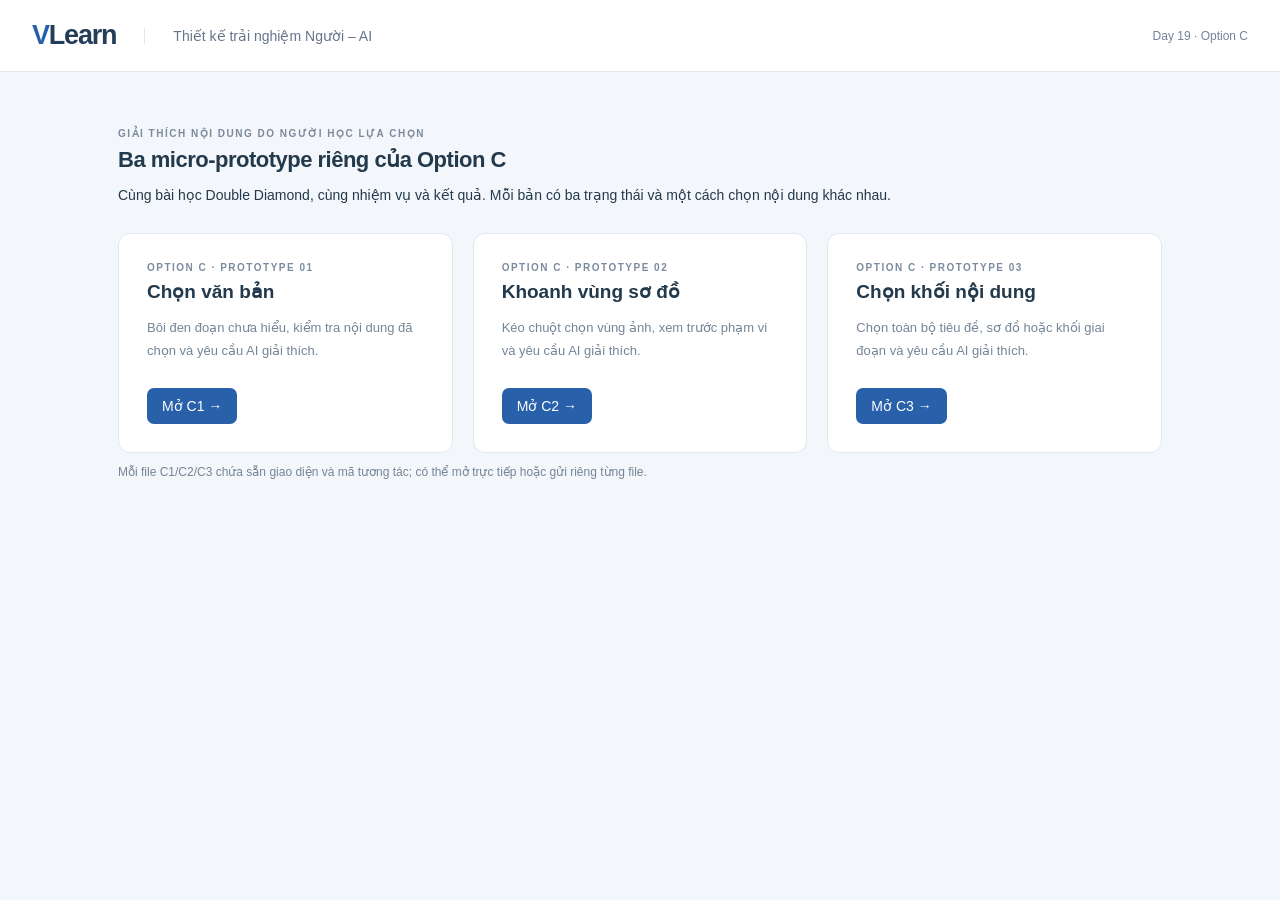
<file: prototypes/prototype_binh/index.html>
<!doctype html>
<html lang="vi"><head><meta charset="UTF-8"><meta name="viewport" content="width=device-width, initial-scale=1"><title>Day 19 · Ba micro-prototype Option C</title><link rel="stylesheet" href="styles.css"></head>
<body><header class="topbar"><span class="brand">V<span>Learn</span></span><span class="course">Thiết kế trải nghiệm Người – AI</span><span class="prototype-label">Day 19 · Option C</span></header>
<main class="directory"><div class="eyebrow">GIẢI THÍCH NỘI DUNG DO NGƯỜI HỌC LỰA CHỌN</div><h1>Ba micro-prototype riêng của Option C</h1><p>Cùng bài học Double Diamond, cùng nhiệm vụ và kết quả. Mỗi bản có ba trạng thái và một cách chọn nội dung khác nhau.</p>
<section class="prototype-list" aria-label="Danh sách prototype">
<a class="prototype-card" href="prototype-c1-text.html"><div class="eyebrow">OPTION C · PROTOTYPE 01</div><h2>Chọn văn bản</h2><p>Bôi đen đoạn chưa hiểu, kiểm tra nội dung đã chọn và yêu cầu AI giải thích.</p><span class="open">Mở C1 →</span></a>
<a class="prototype-card" href="prototype-c2-region.html"><div class="eyebrow">OPTION C · PROTOTYPE 02</div><h2>Khoanh vùng sơ đồ</h2><p>Kéo chuột chọn vùng ảnh, xem trước phạm vi và yêu cầu AI giải thích.</p><span class="open">Mở C2 →</span></a>
<a class="prototype-card" href="prototype-c3-block.html"><div class="eyebrow">OPTION C · PROTOTYPE 03</div><h2>Chọn khối nội dung</h2><p>Chọn toàn bộ tiêu đề, sơ đồ hoặc khối giai đoạn và yêu cầu AI giải thích.</p><span class="open">Mở C3 →</span></a>
</section><p class="muted">Mỗi file C1/C2/C3 chứa sẵn giao diện và mã tương tác; có thể mở trực tiếp hoặc gửi riêng từng file.</p></main></body></html>
</file>
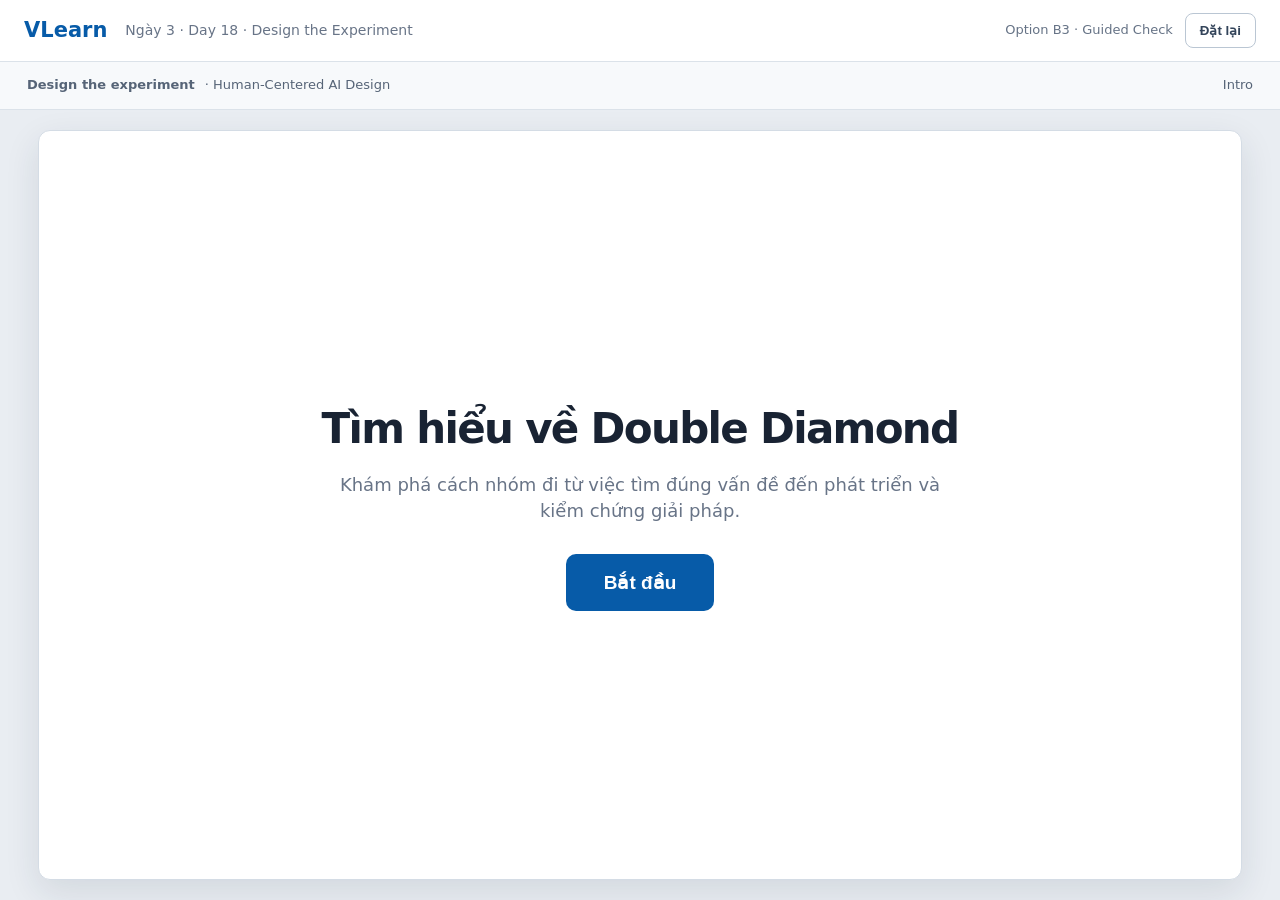
<file: prototype_khang.html>
<!doctype html><html lang="vi"><head><meta charset="utf-8"><meta name="viewport" content="width=device-width,initial-scale=1"><title>VLearn · Guided Check</title><style>
:root{--b:#075ba8;--ink:#192333;--muted:#687487;--line:#dbe2e9;--g:#28745e;--o:#c65336}*{box-sizing:border-box}body{margin:0;background:#e9edf2;color:var(--ink);font:16px/1.45 Inter,system-ui,sans-serif}.top{height:62px;background:#fff;border-bottom:1px solid var(--line);display:flex;align-items:center;padding:0 24px;gap:18px}.brand{font-weight:800;color:var(--b);font-size:21px}.crumb{font-size:14px;color:var(--muted)}.right{margin-left:auto;display:flex;gap:12px;align-items:center}.reset,.btn{border-radius:8px;padding:9px 14px;font-weight:750;cursor:pointer}.reset,.btn.secondary{background:#fff;border:1px solid #bac6d3;color:#33445a}.app{height:calc(100vh - 62px);min-height:680px;display:flex;flex-direction:column}.coursebar{height:48px;background:#f7f9fb;border-bottom:1px solid var(--line);display:flex;align-items:center;padding:0 27px;color:#566477;font-size:13px}.progress{margin-left:auto}.workspace{width:min(1240px,94vw);margin:20px auto;flex:1;display:flex;min-height:0}.shell{background:#fff;border:1px solid #d4dce5;border-radius:12px;box-shadow:0 12px 35px #182a431c;flex:1;display:flex;flex-direction:column;overflow:hidden;position:relative}.intro{flex:1;display:flex;flex-direction:column;align-items:center;justify-content:center;text-align:center;padding:30px}.intro h1{font-size:42px;letter-spacing:-.04em;margin:0 0 12px}.intro p{font-size:18px;color:var(--muted);max-width:620px;margin:0 0 30px}.start{font-size:19px;padding:17px 38px;border-radius:10px}.slide{padding:42px 58px 30px;flex:1;overflow:auto}.slide h1{font-size:33px;line-height:1.15;margin:0 0 42px;letter-spacing:-.03em}.problem{color:var(--o)}.solution{color:var(--g)}.sub{font-size:21px;color:#6f7885;margin:-29px 0 34px}.diamond{width:100%;max-width:990px;height:260px;display:block;margin:auto}.row{display:grid;grid-template-columns:repeat(4,1fr);gap:25px;margin:12px 12px 0}.phase{font-size:14px}.phase b{display:block;letter-spacing:.07em;color:#5e6875;font-size:13px}.phase ul{padding-left:17px;margin:7px 0;color:#707b88}.note{margin:28px auto 0;max-width:950px;border:1px solid #e9d49f;background:#fff9ea;padding:13px 15px;border-radius:8px;color:#6f5724;font-size:14px}.bottom{height:66px;background:#fbfcfd;border-top:1px solid var(--line);display:flex;align-items:center;padding:0 22px;gap:10px}.hint{font-size:13px;color:var(--muted)}.primary{border:0;background:var(--b);color:#fff}.next{margin-left:auto}.timer{color:#335b80;font-size:13px}.pulse{width:8px;height:8px;border-radius:50%;background:var(--b);box-shadow:0 0 0 4px #075ba81f}.overlay{position:absolute;inset:0;background:#101d2d5c;display:flex;align-items:center;justify-content:center;padding:25px;z-index:5}.dialog{width:min(540px,92%);background:#fff;border-radius:13px;box-shadow:0 25px 70px #0f203755;border:1px solid #bcd0e2;overflow:hidden}.aihead{padding:15px 18px;border-bottom:1px solid var(--line);font-weight:800}.spark{color:var(--b);font-size:20px}.aibody{padding:18px}.aibody h2{font-size:20px;margin:0 0 7px}.aibody p{color:#536175;margin:0 0 14px}.signal{padding:10px 11px;border:1px solid #bfd9f1;background:#eaf4ff;border-radius:8px;color:#3e6384;font-size:13px;margin-bottom:14px}.choices{display:grid;gap:9px}.choice{background:#fff;border:1px solid #c5d0dc;border-radius:8px;padding:11px 13px;text-align:left;cursor:pointer;color:#263b52;font-weight:650}.choice:hover{background:#eaf4ff;border-color:var(--b)}.micro{font-size:12px!important;color:#7b8794!important;margin-top:14px!important}.result{padding:30px 38px;flex:1;overflow:auto}.result h2{margin:0 0 3px;font-size:25px}.resultsub{color:var(--muted);font-size:13px;margin-bottom:18px}.block{border-left:3px solid #b8d1e9;padding-left:13px;margin:16px 0}.block h3{font-size:15px;color:#254765;margin:0 0 5px}.block p,.block li{font-size:14px;color:#46566a}.block ul{padding-left:18px}.take{padding:14px;background:#e8f6f1;border:1px solid #b7dfd2;border-radius:8px;color:#265e50;font-size:14px}.limit{padding:10px;background:#f5f7fa;border-radius:8px;color:#6c7888;font-size:12px;margin-top:15px}@media(max-width:800px){.intro h1{font-size:31px}.slide{padding:26px 22px}.slide h1{font-size:25px}.row{gap:9px}.phase{font-size:12px}.crumb{display:none}}
</style></head><body><header class="top"><div class="brand">VLearn</div><div class="crumb">Ngày 3 · Day 18 · Design the Experiment</div><div class="right"><span style="font-size:13px;color:#667386">Option B3 · Guided Check</span><button class="reset" id="reset">Đặt lại</button></div></header><main class="app"><div class="coursebar"><b>Design the experiment</b><span style="margin-left:10px">· Human-Centered AI Design</span><span class="progress" id="progress">Slide 5 / 23</span></div><div class="workspace"><section class="shell" id="shell"></section></div></main><script>
let slide=0,ai=false,paused=false,deadline=Date.now()+8000;
function diagram(){return `<svg class="diamond" viewBox="0 0 930 250"><text x="165" y="17" text-anchor="middle" font-size="12" fill="#8b8278">Divergence</text><text x="330" y="17" text-anchor="middle" font-size="12" fill="#8b8278">Convergence</text><text x="585" y="17" text-anchor="middle" font-size="12" fill="#28745e">Divergence</text><text x="770" y="17" text-anchor="middle" font-size="12" fill="#28745e">Convergence</text><polygon points="35,125 235,38 435,125 235,212" fill="#faf8f4" stroke="#e1dbd3" stroke-width="2"/><polygon points="435,125 635,38 835,125 635,212" fill="#e8f6f1" stroke="#28745e" stroke-width="2"/><circle cx="435" cy="125" r="8" fill="#c65336"/><text x="435" y="152" text-anchor="middle" font-size="11" fill="#c65336">Chosen opportunity</text><text x="235" y="120" text-anchor="middle" font-size="14" fill="#777">Finding the</text><text x="235" y="140" text-anchor="middle" font-size="19" fill="#777" font-weight="800">PROBLEM</text><text x="635" y="120" text-anchor="middle" font-size="14" fill="#28745e">Finding the</text><text x="635" y="140" text-anchor="middle" font-size="19" fill="#28745e" font-weight="800">SOLUTION</text></svg>`}
function original(n){if(n===0)return `<div class="slide"><h1>Evidence về <span class="problem">problem</span> không phải evidence về <span class="solution">solution</span></h1>${diagram()}<div class="row"><div class="phase"><b>DISCOVER</b><ul><li>Problem interview</li><li>Past story</li><li>Behavior & workaround</li></ul></div><div class="phase"><b>DEFINE</b><ul><li>Synthesis note</li><li>Pain pattern</li><li>Chọn opportunity</li></ul></div><div class="phase"><b>DEVELOP</b><ul><li>Diverge cơ chế</li><li>Standard / ++ / Wild</li><li>Micro-prototype</li></ul></div><div class="phase"><b>DELIVER</b><ul><li>Prototype interview</li><li>Quan sát behavior</li><li>Next iteration</li></ul></div></div><div class="note"><b>Điểm cần hiểu:</b> evidence về problem chứng minh người dùng đang gặp khó khăn; evidence về solution phải chứng minh một cách giải cụ thể thực sự hữu ích.</div></div>`;if(n===1)return `<div class="slide"><h1>Ta đã hiểu <span class="problem">pain</span>. Bây giờ đến lượt <span class="solution">solution</span></h1><div style="height:300px"></div><div style="display:flex;justify-content:space-between;align-items:center;max-width:920px;margin:auto"><div><small style="color:#7b8088">DAY 17</small><h2>Problem evidence</h2><p style="color:#606b79">Tìm evidence về người dùng, tình huống và pain.</p><span class="choice" style="display:inline-block;padding:7px 13px">story</span> <span class="choice" style="display:inline-block;padding:7px 13px">behavior</span> <span class="choice" style="display:inline-block;padding:7px 13px">workaround</span></div><div style="font-size:38px;color:#4f5966">→</div><div><small style="color:#28745e">DAY 18</small><h2 style="color:#28745e">Solution evidence?</h2><p style="color:#606b79">Khám phá các cách giải và tìm evidence cho bước tiếp theo.</p><span class="choice" style="display:inline-block;padding:7px 13px">options</span> <span class="choice" style="display:inline-block;padding:7px 13px">experiment</span></div></div></div>`;return `<div class="slide"><h1>Cùng một <span class="problem">pain</span> có thể dẫn tới nhiều cách giải</h1><div class="sub">Cách nào phù hợp hơn — và trong điều kiện nào?</div><div style="border:1px solid #d8dce1;padding:16px;margin:0 0 32px"><b style="color:#8a8d91;letter-spacing:.08em;margin-right:18px">TÌNH HUỐNG</b>Người học vừa trả lời sai lần thứ hai và không biết tiếp tục thế nào.</div><div style="display:grid;grid-template-columns:repeat(3,1fr);gap:25px;max-width:920px;margin:auto"><div><h2>A <small>User-led</small></h2><div class="choice" style="height:90px;margin-top:10px">Help</div><p><b>TRIGGER</b><br>Người học tự mở Help</p><p><b>USER QUYẾT ĐỊNH</b><br>Chọn loại trợ giúp</p></div><div><h2>B <small>Collaborative</small></h2><div class="choice" style="height:90px;margin-top:10px;background:#eaf4ff">“Bạn đang lẫn hai công thức?”<br><button class="btn secondary" style="padding:5px 16px;margin-top:7px">Đúng</button> <button class="btn secondary" style="padding:5px 16px">Không</button></div><p><b>TRIGGER</b><br>AI hỏi khi thấy dấu hiệu</p><p><b>USER QUYẾT ĐỊNH</b><br>Xác nhận hoặc sửa chẩn đoán</p></div><div><h2>C <small>Proactive</small></h2><div class="choice" style="height:90px;margin-top:10px;background:#fff2df">Sai 2 lần → ôn lại phần này?</div><p><b>TRIGGER</b><br>AI tự phát hiện, tự mở</p><p><b>ĐÁNH ĐỔI</b><br>Dễ gián đoạn, dễ bị nghi ngờ</p></div></div></div>`}
function result(){return `<div class="result"><h2>Double Diamond</h2><div class="resultsub">Giải thích dựa trên slide “Evidence về problem không phải evidence về solution”.</div><div class="block"><h3>Giải thích ngắn</h3><p>Double Diamond giúp nhóm đi từ hiểu đúng vấn đề đến phát triển và kiểm chứng giải pháp. Viên kim cương thứ nhất gồm <b>Discover</b> và <b>Define</b> để tìm đúng vấn đề; viên thứ hai gồm <b>Develop</b> và <b>Deliver</b> để tìm đúng giải pháp.</p><ul><li><b>Divergence:</b> mở rộng để thu thập nhiều thông tin hoặc tạo nhiều phương án.</li><li><b>Convergence:</b> thu hẹp bằng evidence và lựa chọn hướng phù hợp.</li></ul></div><div class="block"><h3>Ví dụ</h3><p>Quan sát học viên chuyển tab khi chưa hiểu bài là <b>problem evidence</b>. Tạo prototype, cho học viên thử và quan sát cách giải có giúp họ tiếp tục hay không mới tạo ra <b>solution evidence</b>.</p></div><div class="take"><b>Ý chính cần nhớ:</b> Có evidence về problem chưa có nghĩa là solution đã được chứng minh. Nhóm phải thử nghiệm giải pháp để thu evidence riêng.</div><div class="limit">AI dựa trên nội dung các slide mẫu; câu trả lời có thể thiếu ngữ cảnh và không thay thế tài liệu hoặc giảng viên.</div></div>`}
function contextual(key){const copy={two:['Vì sao có hai “viên kim cương”?','Viên kim cương thứ nhất giúp nhóm tìm đúng vấn đề: Discover mở rộng việc tìm hiểu, còn Define thu hẹp để chọn problem và opportunity. Viên kim cương thứ hai giúp nhóm tìm đúng giải pháp: Develop mở rộng các cơ chế, còn Deliver thu hẹp bằng prototype và evidence.'],four:['Bốn giai đoạn liên kết thế nào?','Discover thu thập evidence về người dùng và vấn đề. Define tổng hợp evidence để chọn problem. Develop tạo nhiều solution hypotheses. Deliver kiểm thử prototype, quan sát hành vi và chọn hướng tiếp theo.'],thinking:['Divergence và Convergence khác nhau ra sao?','Divergence là mở rộng: nhóm khám phá nhiều vấn đề, góc nhìn hoặc phương án. Convergence là thu hẹp: nhóm phân tích evidence, so sánh và lựa chọn hướng phù hợp nhất.']}[key]||['Giải thích Double Diamond','Double Diamond giúp nhóm tìm đúng vấn đề trước, sau đó phát triển và kiểm chứng giải pháp.'];return `<div class="context-answer"><h3>${copy[0]}</h3><p>${copy[1]}</p><div class="decision"><b>Bạn đã hiểu phần này chưa?</b><div><button class="btn primary" data-decision="understood">Đã hiểu</button><button class="btn secondary" data-decision="not-understood">Chưa hiểu</button></div></div></div>`}
function response(key){return `${result()}<div style="padding:0 38px 24px">${contextual(key)}</div>`}
function popup(){return `<div class="overlay"><div class="dialog"><div class="aihead"><span class="spark">✦</span> VLearn AI · Guided Check</div><div class="aibody"><div class="signal"><b>Vì sao AI hỏi?</b> Bạn đã ở lại slide Double Diamond hơn 15 giây. Đây là tín hiệu gợi ý, không phải kết luận rằng bạn chưa hiểu.</div><h2>Bạn đã hiểu slide này chưa?</h2><p>Chọn phần gần nhất với điều bạn đang cần làm rõ.</p><div class="choices"><button class="choice" data-answer="understood">Tôi đã hiểu, tiếp tục</button><button class="choice" data-answer="two">Chưa hiểu vì sao có hai viên kim cương</button><button class="choice" data-answer="four">Chưa hiểu bốn giai đoạn liên kết thế nào</button><button class="choice" data-answer="thinking">Chưa hiểu Divergence và Convergence</button></div><p class="micro">Bạn có thể đóng thông báo để đọc tiếp; AI chỉ hoạt động trên slide Double Diamond này.</p></div></div></div>`}
function render(){const shell=document.querySelector('#shell');document.querySelector('#progress').textContent=slide<0?'Intro':`Slide ${slide+5} / 23`;if(slide<0){shell.innerHTML=`<div class="intro"><h1>Tìm hiểu về Double Diamond</h1><p>Khám phá cách nhóm đi từ việc tìm đúng vấn đề đến phát triển và kiểm chứng giải pháp.</p><button class="btn primary start" data-start>Bắt đầu</button></div>`}else if(slide===0){shell.innerHTML=`${original(0)}<div class="bottom"><span class="hint">AI theo dõi thời gian ở lại trong hệ thống.</span><button class="btn primary next" data-next>Slide tiếp theo</button></div>${ai?popup():''}`}else{shell.innerHTML=`${original(slide)}<div class="bottom"><button class="btn secondary" data-prev>Slide trước</button><span class="hint">AI không hoạt động trên slide này.</span>${slide<2?'<button class="btn primary next" data-next>Slide tiếp theo</button>':'<button class="btn primary next" data-done>Bạn đã học xong</button>'}</div>`}bind()}
function bind(){document.querySelector('[data-start]')?.addEventListener('click',()=>{slide=0;ai=false;paused=false;deadline=Date.now()+8000;render()});document.querySelector('[data-next]')?.addEventListener('click',()=>{slide=Math.min(2,slide+1);ai=false;paused=false;render()});document.querySelector('[data-prev]')?.addEventListener('click',()=>{slide=Math.max(0,slide-1);ai=false;paused=false;render()});document.querySelector('[data-done]')?.addEventListener('click',()=>{document.querySelector('#shell').innerHTML=`<div class="intro"><h1 style="font-size:34px">Bạn đã học xong</h1><p>Bạn đã đi qua ba slide về Double Diamond và hiểu cách phân biệt problem evidence với solution evidence.</p><button class="btn secondary start" data-reset>Học lại từ đầu</button></div>`;bind()});document.querySelector('[data-reset]')?.addEventListener('click',()=>{slide=-1;ai=false;paused=false;deadline=Date.now()+8000;render()});document.querySelectorAll('[data-answer]').forEach(b=>b.addEventListener('click',()=>{if(b.dataset.answer==='understood'){ai=false;paused=false;deadline=Date.now()+8000;render()}else{ai=false;paused=true;document.querySelector('#shell').innerHTML=`${response(b.dataset.answer)}<div class="bottom"><button class="btn secondary" data-reset>Về trang bắt đầu</button><button class="btn primary next" data-next>Slide tiếp theo</button></div>`;bind()}}));document.querySelector('[data-decision="understood"]')?.addEventListener('click',()=>{slide=0;ai=false;paused=false;deadline=Date.now()+8000;render()});document.querySelector('[data-decision="not-understood"]')?.addEventListener('click',()=>{ai=true;paused=false;render()})}setInterval(()=>{if(slide===0&&!ai&&!paused){if(Date.now()>=deadline){ai=true;render()}}},250);document.querySelector('#reset').addEventListener('click',()=>{slide=-1;ai=false;paused=false;deadline=Date.now()+8000;render()});slide=-1;paused=false;render();
</script></body></html>
</file>
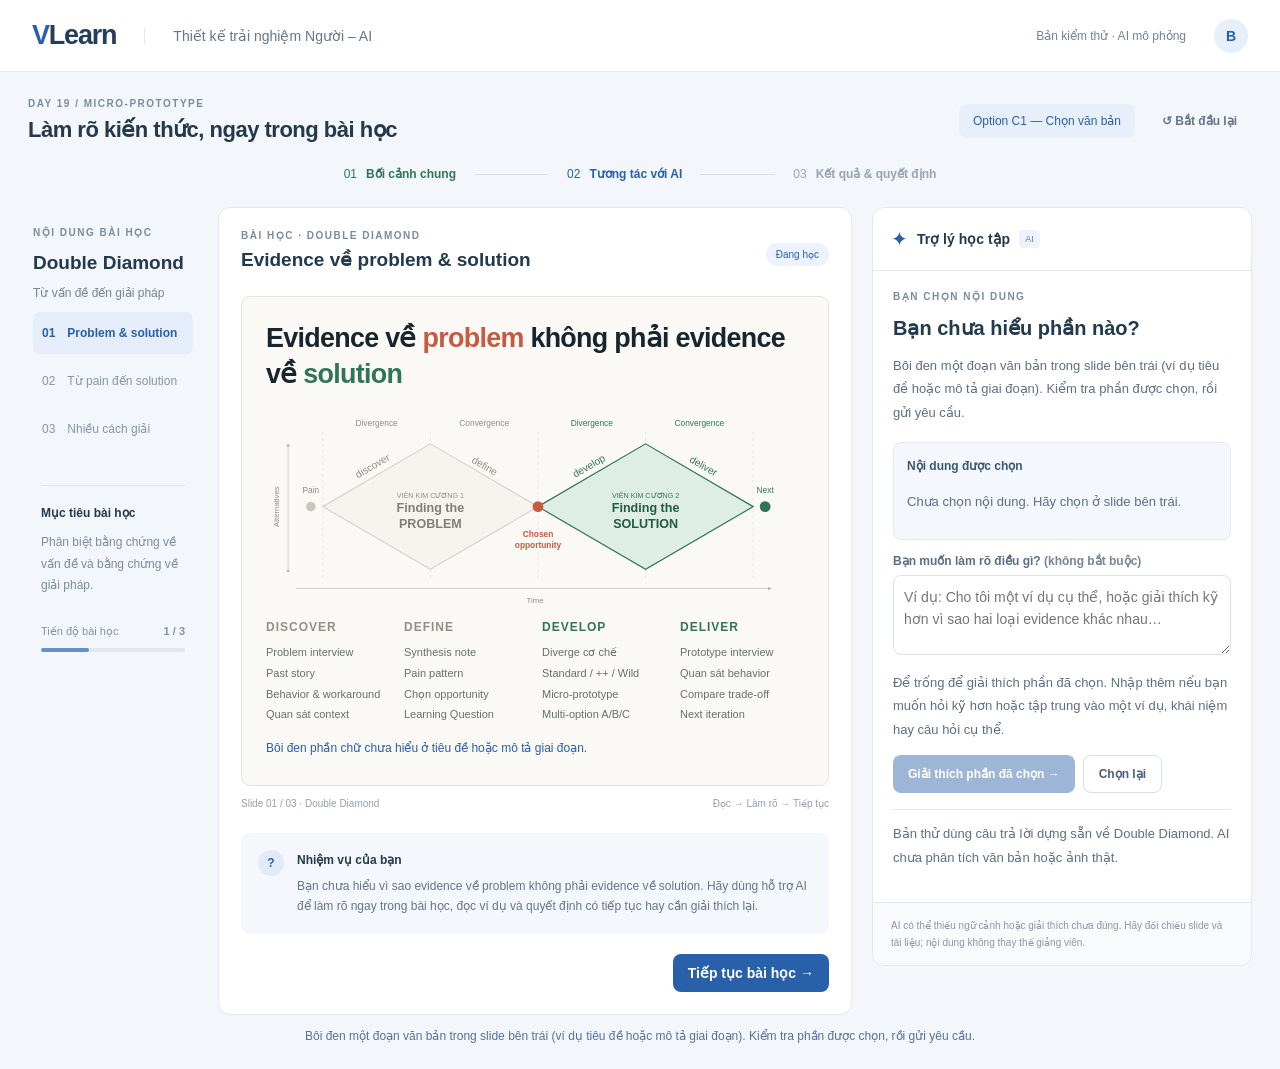
<file: prototypes/prototype_binh/prototype-c1-text.html>
<!doctype html>
<html lang="vi">
<head>
  <meta charset="UTF-8">
  <meta name="viewport" content="width=device-width, initial-scale=1">
  <title>VLearn · Option C1 — Chọn văn bản — Micro-prototype</title>
  <style>
:root{font-family:Segoe UI,Arial,sans-serif;color:#23394c;background:#f3f6fa;font-size:14px;--blue:#2860aa;--line:#e2e8ef;--muted:#768597}*{box-sizing:border-box}body{margin:0}button,a{-webkit-tap-highlight-color:transparent}button{font:inherit;cursor:pointer;border:0;border-radius:8px;padding:11px 15px;font-weight:600}button:focus-visible,a:focus-visible{outline:3px solid #75a9ef;outline-offset:3px}button:disabled{opacity:.45;cursor:not-allowed}[hidden]{display:none!important}.topbar{height:72px;background:white;border-bottom:1px solid var(--line);display:flex;align-items:center;padding:0 32px;gap:28px}.brand{text-decoration:none;font-size:27px;font-weight:800;color:var(--blue);letter-spacing:-1.2px}.brand span{color:#243e59}.course{border-left:1px solid var(--line);padding-left:28px;color:#65758a}.prototype-label{margin-left:auto;color:#738399;font-size:12px}.avatar{display:grid;place-items:center;width:34px;height:34px;border-radius:50%;background:#e7effb;color:var(--blue);font-weight:700}main{max-width:1600px;margin:auto;padding:26px 28px}.testbar{display:flex;justify-content:space-between;align-items:center;gap:20px;margin-bottom:24px}.eyebrow{font-size:10px;letter-spacing:1.5px;font-weight:700;color:#7b8b9e}h1{font-size:22px;margin:8px 0 0;letter-spacing:-.5px}h2{font-size:19px;margin:7px 0}h3{margin:12px 0}.test-controls{display:flex;gap:12px;align-items:center}.quiet{color:#65758a;background:transparent;font-size:12px}.steps{display:flex;justify-content:center;align-items:center;gap:18px;font-size:12px;margin:0 0 26px;color:#97a4b4}.steps span{display:flex;align-items:center;gap:9px}.steps span.current{color:var(--blue)}.steps span.finished{color:#32745a}.steps i{width:75px;height:1px;background:#d8e0e9}.workspace{display:grid;grid-template-columns:190px minmax(540px,1fr);align-items:start;gap:20px}.workspace.panel-open{grid-template-columns:170px minmax(500px,1fr) 380px}.curriculum{padding:20px 5px}.curriculum h2{margin-top:14px}.muted{color:var(--muted);font-size:12px}.lesson{display:flex;gap:12px;font-size:12px;padding:14px 9px;margin:6px 0;border-radius:7px;color:#8795a5}.lesson.active{background:#e4edf9;color:var(--blue);font-weight:600}.lesson.done{color:#5f7e77}.sidebar-note{border-top:1px solid #dce4ee;margin:35px 8px 28px;padding-top:20px;font-weight:600;font-size:12px}.sidebar-note p{line-height:1.8;color:#7c8c9d;font-weight:400}.progress-label{font-size:11px;color:#8393a5;display:flex;justify-content:space-between;padding:0 8px}.progress{height:4px;margin:10px 8px;background:#e1e7ef;border-radius:4px}.progress span{display:block;width:66%;height:100%;background:#6091cb;border-radius:4px}.learning{background:white;border:1px solid var(--line);border-radius:12px;padding:22px;min-width:0}.lesson-heading{display:flex;justify-content:space-between;align-items:center;margin-bottom:18px}.badge{font-size:10px;color:var(--blue);padding:6px 10px;background:#edf3fc;border-radius:20px}.slide{background:#faf9f5;border:1px solid #e4e2dc;border-radius:9px;padding:23px 24px 20px;transition:box-shadow .2s}.slide h3{font-size:clamp(20px,2.1vw,31px);line-height:1.35;letter-spacing:-.7px;margin:0;color:#17252d}.slide em{font-style:normal;color:#c65b42}.slide strong{color:#32745a}.slide svg{display:block;width:100%;margin:12px 0 2px;user-select:none}.stages{display:grid;grid-template-columns:repeat(4,1fr);gap:14px}.stages h4{font-size:12px;letter-spacing:1px;margin:4px 0 8px;color:#948f85}.stages div:nth-child(n+3) h4{color:#32745a}.stages p{font-size:11px;line-height:1.9;color:#667168;margin:0}.slide-footer{display:flex;justify-content:space-between;font-size:10px;color:#93a0ae;margin:12px 0 24px}.task{display:flex;gap:13px;background:#f4f7fc;border-radius:9px;padding:17px;font-size:12px;line-height:1.7}.task p{margin:5px 0 0;color:#65758a}.task-icon{background:#e2eafa;color:var(--blue);border-radius:50%;width:26px;height:26px;flex-shrink:0;display:grid;place-items:center;font-weight:700}.bottom-actions{display:flex;justify-content:flex-end;gap:9px;margin-top:20px}.primary{background:var(--blue);color:white}.primary:hover{background:#1e4d8c}.secondary{background:white;border:1px solid #d5dfea;color:#48617c}.ai-panel{background:white;border:1px solid var(--line);border-radius:12px;overflow:hidden}.panel-heading{padding:19px 18px;display:flex;align-items:center;justify-content:space-between;border-bottom:1px solid var(--line)}.panel-heading>div{display:flex;align-items:center;gap:9px}.ai-mark{color:var(--blue);font-size:20px}.ai-tag{font-size:9px;color:#5685ba;background:#edf3fc;padding:4px 6px;border-radius:4px}.icon-button{padding:0;background:transparent;color:#8291a1;font-size:24px;line-height:1;width:26px;height:26px}#panel-content{padding:20px;max-height:650px;overflow:auto;scroll-behavior:smooth}#panel-content h3{font-size:20px;line-height:1.4}#panel-content p,#panel-content li{font-size:13px;line-height:1.8;color:#5d6f82}#panel-content ul{padding-left:19px}#panel-content li{margin:7px 0}#panel-content h4{margin:20px 0 8px;font-size:14px}.panel-intro{margin:0 0 18px}.context-card{font-size:12px;background:#f4f7fb;border:1px solid #e3eaf3;border-radius:8px;padding:13px;margin:14px 0;line-height:1.7;color:#65778c}.context-card b{color:#395875}label{display:block;font-size:12px;color:#596f87;font-weight:600;margin:14px 0 7px}textarea{font:inherit;line-height:1.6;width:100%;min-height:80px;resize:vertical;border:1px solid #d9e2ee;border-radius:8px;padding:10px;color:#38536e}textarea:focus{outline:2px solid #85abe0}.panel-actions{display:flex;flex-wrap:wrap;gap:8px;margin-top:14px}.panel-actions button{font-size:12px}.ai-limit{padding:14px 18px;background:#f8fafc;color:#8b98a7;font-size:10px;line-height:1.7;border-top:1px solid var(--line)}.select-guide{font-size:12px;color:var(--blue);margin:16px 0 10px}.region-buttons{display:flex;gap:6px;flex-wrap:wrap}.region-buttons button{background:white;border:1px solid #ccdbee;color:#476d9e;font-size:10px;padding:7px}.region-buttons button.chosen{background:#2860aa;color:white}.evidence{background:#f6f8fc;border-left:3px solid #91aed4;padding:13px;font-size:13px;margin:18px 0}.source-link{font-size:11px;padding:0;color:var(--blue);background:transparent;text-align:left}.takeaway{background:#edf5f0;border:1px solid #dbeadf;padding:14px;border-radius:8px;font-size:13px;color:#32745a}.takeaway p{margin-bottom:0}.status{font-size:12px;color:#547397;min-height:24px;padding-top:14px;text-align:center}.completed{text-align:center;background:white;border:1px solid var(--line);padding:46px;border-radius:12px}.completed>span{font-size:28px;color:#32745a}.completed p{color:#718397}.completed button{margin:12px 4px}.source-highlight{box-shadow:0 0 0 3px #8bb1e4}.simulation{font-size:11px;color:#8a98a9;border-top:1px solid var(--line);padding-top:12px;margin-top:16px}@media(max-width:1100px){.workspace.panel-open{grid-template-columns:minmax(460px,1fr) 350px}.curriculum{display:none}.workspace{grid-template-columns:1fr}.testbar{align-items:flex-start;flex-direction:column}.topbar{padding:0 24px}.workspace.panel-open .slide{padding:18px}}
.variant-label{background:#e7effb;color:var(--blue);padding:10px 14px;border-radius:8px;font-size:12px;white-space:nowrap}.block-container{border-radius:6px}.block-selected{outline:2px solid #568ed0;outline-offset:4px}.block-picker{font-size:10px;padding:5px 8px;background:#e9f0fa;color:var(--blue);margin:8px 0}.block-picker.chosen{background:var(--blue);color:white}.selecting-region{cursor:crosshair;touch-action:none}.selecting-text h3,.selecting-text .stages{cursor:text}.selecting-text ::selection{background:#bcd7f7;color:#163d6b}#region-rect{pointer-events:none;fill:#2860aa22;stroke:#2860aa;stroke-width:2;stroke-dasharray:6 3;vector-effect:non-scaling-stroke}.region-preview{width:100%;height:150px;background:#faf9f5;border:1px solid #ccdbee;border-radius:5px;margin-top:10px}#selected-text{white-space:pre-line}body:not([data-variant="region"]) .region-buttons{display:none}body:not([data-variant="text"]) .text-guide,body:not([data-variant="region"]) .region-guide,body:not([data-variant="block"]) .block-guide{display:none}.prototype-list{display:grid;grid-template-columns:repeat(3,1fr);gap:20px;margin-top:30px}.prototype-card{display:block;text-decoration:none;color:#23394c;background:white;border:1px solid var(--line);border-radius:12px;padding:28px}.prototype-card:hover{border-color:#719acf}.prototype-card p{color:#758598;line-height:1.8;font-size:13px}.prototype-card .open{display:inline-block;background:var(--blue);color:white;padding:10px 15px;border-radius:7px;margin-top:12px}.directory{max-width:1100px;margin:30px auto}
/* Hai slide tiếp theo, dựng lại từ tài liệu bài học. */
.followup-slide{min-height:470px;aspect-ratio:16/9;padding:30px 32px;color:#202a25}
.followup-slide h3{font-size:clamp(23px,2.7vw,36px)}
.evidence-transition{display:grid;grid-template-columns:1fr 80px 1fr;align-items:center;gap:28px;margin:140px 10px 75px}
.slide-day{font-size:12px;letter-spacing:1px;color:#8a9087;margin-bottom:14px}
.evidence-transition h4{font-size:22px;margin:0 0 14px;color:#202a25}
.evidence-transition p{font-size:16px;line-height:1.6;color:#83867c;margin:0 0 15px}
.solution-column h4{color:#32745a}.slide-tags{display:flex;gap:7px;flex-wrap:wrap}.slide-tags span{border:1px solid #cfd2c9;padding:6px 10px;font-size:13px;color:#73796e}.solution-column .slide-tags span{background:#e8f2ec;color:#32745a;border-color:#b7cabe}
.transition-arrow{font-size:60px;font-weight:300;text-align:center;color:#313931;line-height:1}
.slide-subtitle{font-size:17px;color:#83867c;margin:10px 0 18px}.scenario{padding:13px 16px;border:1px solid #d0d3ca;background:white;font-size:15px;line-height:1.6}.scenario>span{font-size:12px;color:#8e9389;letter-spacing:.8px;margin-right:10px}
.solution-comparison{width:100%;table-layout:fixed;border-collapse:separate;border-spacing:14px 0;margin-top:50px;margin-left:-14px;width:calc(100% + 28px);font-size:13px;line-height:1.5}.solution-comparison th,.solution-comparison td{text-align:left;font-weight:400;vertical-align:top;padding:10px 0;border-bottom:1px solid #d4d8cf}.solution-comparison thead th{border-bottom:1px solid #555e53;font-size:16px;font-weight:600;padding-top:0;padding-bottom:15px}.solution-comparison th:first-child{width:16%}.solution-comparison tbody th{font-size:10px;letter-spacing:.5px;color:#8a9087}.solution-comparison tbody tr:last-child td{color:#7d8579}.mechanism-letter{font-family:Georgia,serif;font-size:22px;font-weight:400;color:#8b9387;margin-right:6px}.mini-window{border:1px solid #d0d5ca;margin-top:8px;background:#fff;min-height:96px}.window-bar{border-bottom:1px solid #d0d5ca;font-size:8px;color:#8a9676;padding:2px 7px;letter-spacing:1px;height:16px}.mini-body{padding:7px;min-height:77px;font-size:12px;font-weight:400}.mock-lines{height:10px;border-top:3px solid #e1e3da;border-bottom:3px solid #e1e3da;margin-bottom:18px}.mock-help{display:block;width:48px;margin-left:auto;text-align:center;border:1px solid #59604f;padding:3px}.mock-prompt{padding:6px 4px;border:1px solid #9aafbe;white-space:normal;font-size:11px}.mock-prompt.collaborative{background:#eaf1f8}.mock-prompt.proactive{background:#faf0d5;border-color:#c7af67}.mock-actions{display:flex;gap:5px;margin-top:5px}.mock-actions span{flex:1;border:1px solid #d0d5ca;text-align:center;color:#8b9387;padding:3px;font-size:11px}.sr-only{position:absolute;width:1px;height:1px;padding:0;margin:-1px;overflow:hidden;clip:rect(0,0,0,0);white-space:nowrap;border:0}
@media(max-width:1100px){.followup-slide{padding:24px;min-height:430px}.evidence-transition{margin-top:110px;gap:18px}.solution-comparison{margin-top:35px;font-size:12px}.solution-comparison thead th{font-size:14px}}

</style>
</head>
<body data-variant="text">
  <header class="topbar"><a class="brand" href="index.html">V<span>Learn</span></a><span class="course">Thiết kế trải nghiệm Người – AI</span><span class="prototype-label">Bản kiểm thử · AI mô phỏng</span><div class="avatar">B</div></header>
  <main>
    <section class="testbar" aria-label="Micro-prototype Option C">
      <div><div class="eyebrow">DAY 19 / MICRO-PROTOTYPE</div><h1>Làm rõ kiến thức, ngay trong bài học</h1></div>
      <div class="test-controls"><span class="variant-label">Option C1 — Chọn văn bản</span><button id="reset" class="quiet">↺ Bắt đầu lại</button></div>
    </section>
    <div class="steps" aria-label="Tiến trình"><span data-step="1">01 <b>Bối cảnh chung</b></span><i></i><span data-step="2">02 <b>Tương tác với AI</b></span><i></i><span data-step="3">03 <b>Kết quả & quyết định</b></span></div>
    <div class="workspace panel-open">
      <aside class="curriculum"><div class="eyebrow">NỘI DUNG BÀI HỌC</div><h2>Double Diamond</h2><p class="muted">Từ vấn đề đến giải pháp</p><div class="lesson active" data-lesson="0">01 <span>Problem & solution</span></div><div class="lesson" data-lesson="1">02 <span>Từ pain đến solution</span></div><div class="lesson" data-lesson="2">03 <span>Nhiều cách giải</span></div><div class="sidebar-note">Mục tiêu bài học<p>Phân biệt bằng chứng về vấn đề và bằng chứng về giải pháp.</p></div><div class="progress-label">Tiến độ bài học <b id="lesson-progress">1 / 3</b></div><div class="progress"><span id="lesson-progress-bar" style="width:33.33%"></span></div></aside>
      <section class="learning">
        <div id="lesson-content">
        <div class="lesson-heading"><div><div class="eyebrow">BÀI HỌC · DOUBLE DIAMOND</div><h2 id="lesson-heading-title">Evidence về problem & solution</h2></div><span class="badge">Đang học</span></div>
        <div id="slide" class="slide">
          <div id="title-block" class="block-container"><h3 id="slide-title">Evidence về <em>problem</em> không phải evidence về <strong>solution</strong></h3><button data-block="title-block" class="block-picker" hidden>Chọn khối này · Tiêu đề</button></div>
          <div id="diagram-block" class="block-container"><svg id="diagram" viewBox="0 0 900 350" role="img" aria-labelledby="diagram-title diagram-desc">
            <title id="diagram-title">Sơ đồ Double Diamond</title><desc id="diagram-desc">Discover mở rộng và Define thu hẹp để tìm đúng vấn đề; tại Chosen opportunity chuyển sang Develop mở rộng và Deliver thu hẹp để tìm đúng giải pháp.</desc>
            <defs><marker id="arrow" markerWidth="7" markerHeight="7" refX="5" refY="3" orient="auto"><path d="M0,0 L6,3 L0,6" fill="#b5b5ab"/></marker></defs>
            <g stroke="#dedbd3" stroke-dasharray="5 5"><path d="M95 45V290M275 45V290M455 45V290M635 45V290M815 45V290"/></g>
            <path d="M95 170 275 65 455 170 275 275Z" fill="#f6f4ef" stroke="#d8d5cd" stroke-width="2"/><path d="M455 170 635 65 815 170 635 275Z" fill="#deeee4" stroke="#32745a" stroke-width="2"/>
            <g font-size="14" text-anchor="middle" fill="#918d82"><text x="185" y="35">Divergence</text><text x="365" y="35">Convergence</text></g><g font-size="14" text-anchor="middle" fill="#32745a"><text x="545" y="35">Divergence</text><text x="725" y="35">Convergence</text></g>
            <g font-size="17" text-anchor="middle"><text x="181" y="107" fill="#918d82" transform="rotate(-30 181 107)">discover</text><text x="363" y="107" fill="#918d82" transform="rotate(30 363 107)">define</text><text x="543" y="107" fill="#32745a" transform="rotate(-30 543 107)">develop</text><text x="729" y="107" fill="#32745a" transform="rotate(30 729 107)">deliver</text></g>
            <g text-anchor="middle"><text x="275" y="155" font-size="12" fill="#918d82">VIÊN KIM CƯƠNG 1</text><text x="275" y="179" font-size="21" fill="#827e74" font-weight="600">Finding the</text><text x="275" y="205" font-size="21" fill="#827e74" font-weight="600">PROBLEM</text><text x="635" y="155" font-size="12" fill="#32745a">VIÊN KIM CƯƠNG 2</text><text x="635" y="179" font-size="21" fill="#205944" font-weight="600">Finding the</text><text x="635" y="205" font-size="21" fill="#205944" font-weight="600">SOLUTION</text></g>
            <circle cx="75" cy="170" r="8" fill="#ccc7bc"/><text x="75" y="147" font-size="14" text-anchor="middle" fill="#918d82">Pain</text><circle cx="455" cy="170" r="9" fill="#c85b40"/><text x="455" y="220" font-size="14" text-anchor="middle" fill="#c85b40" font-weight="600">Chosen</text><text x="455" y="239" font-size="14" text-anchor="middle" fill="#c85b40" font-weight="600">opportunity</text><circle cx="835" cy="170" r="9" fill="#32745a"/><text x="835" y="147" font-size="14" text-anchor="middle" fill="#32745a">Next</text>
            <path d="M50 307H845" stroke="#b5b5ab" marker-end="url(#arrow)"/><text x="450" y="331" text-anchor="middle" font-size="13" fill="#918d82">Time</text><path d="M37 275V65" stroke="#b5b5ab" marker-start="url(#arrow)" marker-end="url(#arrow)"/><text x="22" y="170" transform="rotate(-90 22 170)" text-anchor="middle" font-size="13" fill="#918d82">Alternatives</text>
            <rect id="region-rect" style="display:none"/>
          </svg><button data-block="diagram-block" class="block-picker" hidden>Chọn khối này · Sơ đồ</button></div>
          <div class="stages"><div id="discover-block" class="block-container"><h4>DISCOVER</h4><p>Problem interview<br>Past story<br>Behavior & workaround<br>Quan sát context</p><button data-block="discover-block" class="block-picker" hidden>Chọn khối này</button></div><div id="define-block" class="block-container"><h4>DEFINE</h4><p>Synthesis note<br>Pain pattern<br>Chọn opportunity<br>Learning Question</p><button data-block="define-block" class="block-picker" hidden>Chọn khối này</button></div><div id="develop-block" class="block-container"><h4>DEVELOP</h4><p>Diverge cơ chế<br>Standard / ++ / Wild<br>Micro-prototype<br>Multi-option A/B/C</p><button data-block="develop-block" class="block-picker" hidden>Chọn khối này</button></div><div id="deliver-block" class="block-container"><h4>DELIVER</h4><p>Prototype interview<br>Quan sát behavior<br>Compare trade-off<br>Next iteration</p><button data-block="deliver-block" class="block-picker" hidden>Chọn khối này</button></div></div>
          <div id="selection-tools" hidden>
            <p class="select-guide text-guide">Bôi đen phần chữ chưa hiểu ở tiêu đề hoặc mô tả giai đoạn.</p>
            <p class="select-guide region-guide">Kéo chuột trên sơ đồ để khoanh vùng. Hoặc chọn một vùng nhanh:</p>
            <p class="select-guide block-guide">Bấm “Chọn khối này” tại khối nội dung bạn muốn làm rõ.</p>
            <div class="region-buttons"><button data-region="all">Toàn bộ sơ đồ</button><button data-region="problem">Discover → Define</button><button data-region="opportunity">Chosen opportunity</button><button data-region="solution">Develop → Deliver</button></div>
          </div>
        </div>
        <section id="lesson-slide-2" class="slide followup-slide" hidden aria-labelledby="pain-solution-title">
          <h3 id="pain-solution-title">Ta đã hiểu <em>pain</em>. Bây giờ đến lượt <strong>solution</strong></h3>
          <div class="evidence-transition">
            <div><div class="slide-day">DAY 17</div><h4>Problem evidence</h4><p>Tìm evidence về người dùng, tình huống và pain.</p><div class="slide-tags"><span>story</span><span>behavior</span><span>workaround</span></div></div>
            <div class="transition-arrow" aria-label="Chuyển từ problem evidence sang solution evidence">⟶</div>
            <div class="solution-column"><div class="slide-day">DAY 18</div><h4>Solution evidence?</h4><p>Khám phá các cách giải và tìm evidence cho bước tiếp theo.</p><div class="slide-tags"><span>options</span><span>experiment</span></div></div>
          </div>
        </section>
        <section id="lesson-slide-3" class="slide followup-slide" hidden aria-labelledby="many-solutions-title">
          <h3 id="many-solutions-title">Cùng một <em>pain</em> có thể dẫn tới nhiều cách giải</h3>
          <p class="slide-subtitle">Cách nào phù hợp hơn — và trong điều kiện nào?</p>
          <div class="scenario"><span>TÌNH HUỐNG</span> Người học vừa trả lời sai lần thứ hai và không biết tiếp tục thế nào.</div>
          <table class="solution-comparison">
            <caption class="sr-only">So sánh ba cơ chế hỗ trợ trong tình huống người học trả lời sai hai lần</caption>
            <thead><tr><th scope="col"></th><th scope="col"><span class="mechanism-letter">A</span> User-led<div class="mini-window" aria-hidden="true"><div class="window-bar">● ● ●</div><div class="mini-body"><div class="mock-lines"></div><span class="mock-help">Help</span></div></div></th><th scope="col"><span class="mechanism-letter">B</span> Collaborative<div class="mini-window" aria-hidden="true"><div class="window-bar">● ● ●</div><div class="mini-body"><div class="mock-prompt collaborative">“Bạn đang lẫn hai công thức?”</div><div class="mock-actions"><span>Đúng</span><span>Không</span></div></div></div></th><th scope="col"><span class="mechanism-letter">C</span> Proactive<div class="mini-window" aria-hidden="true"><div class="window-bar">● ● ●</div><div class="mini-body"><div class="mock-prompt proactive">Sai 2 lần → ôn lại phần này?</div><div class="mock-actions"><span>Xem</span><span>Bỏ qua</span></div></div></div></th></tr></thead>
            <tbody><tr><th scope="row">TRIGGER</th><td>Learner tự mở Help</td><td>AI hỏi khi thấy dấu hiệu</td><td>AI tự phát hiện, tự mở</td></tr><tr><th scope="row">USER QUYẾT GÌ</th><td>Chọn loại trợ giúp</td><td>Xác nhận hoặc sửa chẩn đoán</td><td>Duyệt, bỏ qua hoặc sửa</td></tr><tr><th scope="row">ĐÁNH ĐỔI</th><td>Phải tự biết mình cần gì</td><td>Thêm một bước hỏi–đáp</td><td>Dễ gián đoạn, dễ bị nghi</td></tr></tbody>
          </table>
        </section>
        <div class="slide-footer"><span id="slide-counter">Slide 01 / 03 · Double Diamond</span><span>Đọc → Làm rõ → Tiếp tục</span></div>
        <div id="task" class="task"><span class="task-icon">?</span><div><b>Nhiệm vụ của bạn</b><p>Bạn chưa hiểu vì sao evidence về problem không phải evidence về solution. Hãy dùng hỗ trợ AI để làm rõ ngay trong bài học, đọc ví dụ và quyết định có tiếp tục hay cần giải thích lại.</p></div></div>
        <div class="bottom-actions"><button id="previous-slide" class="secondary" hidden>← Slide trước</button><button id="continue" class="primary">Tiếp tục bài học →</button></div>
        </div>
        <section id="completed" class="completed" hidden><span>✓</span><h2>Bạn đã hoàn thành 3 slide</h2><p>Điểm kết thúc của lượt thử. Bạn có thể xem lại nội dung hoặc bắt đầu lại cho lượt thử tiếp theo.</p><button id="review-slides" class="secondary">← Xem lại slide cuối</button><button id="restart-complete" class="primary">Bắt đầu lại lượt này</button></section>
      </section>
      <aside id="ai-panel" class="ai-panel" aria-label="Hỗ trợ AI"><div class="panel-heading"><div><span class="ai-mark">✦</span><b>Trợ lý học tập</b><span class="ai-tag">AI</span></div></div><div id="panel-content"></div><div class="ai-limit">AI có thể thiếu ngữ cảnh hoặc giải thích chưa đúng. Hãy đối chiếu slide và tài liệu; nội dung không thay thế giảng viên.</div></aside>
    </div>
    <div id="status" class="status" role="status" aria-live="polite"></div>
  </main>
  <template id="answer-template"><div class="answer">
    <div class="eyebrow">GIẢI THÍCH NGẮN</div><h3>Double Diamond</h3>
    <p>Double Diamond là mô hình thiết kế giúp nhóm đi từ việc tìm hiểu nhu cầu thực tế của người dùng đến phát triển và kiểm chứng giải pháp. Mô hình gồm hai “viên kim cương”, đại diện cho hai mục tiêu chính: tìm đúng vấn đề và tìm đúng giải pháp.</p>
    <p>Trong mỗi viên kim cương, nhóm sử dụng hai cách tư duy:</p><ul><li><b>Divergence – Mở rộng:</b> Thu thập nhiều thông tin, góc nhìn hoặc phương án khác nhau.</li><li><b>Convergence – Thu hẹp:</b> Phân tích bằng chứng, so sánh và lựa chọn hướng phù hợp nhất.</li></ul>
    <h4>Viên kim cương 1 – Tìm đúng vấn đề</h4><ul><li><b>Discover – Khám phá:</b> Nhóm tìm hiểu trải nghiệm thực tế của người dùng thông qua phỏng vấn, quan sát hành vi, bối cảnh và các cách xử lý hiện tại. Mục tiêu là thu thập bằng chứng thay vì vội đưa ra giải pháp.</li><li><b>Define – Xác định:</b> Nhóm tổng hợp các bằng chứng đã thu thập, tìm pain pattern và lựa chọn vấn đề quan trọng cần giải quyết. Kết quả là một Hypothesis Problem rõ ràng về người dùng, tình huống, nhiệm vụ và khó khăn.</li></ul>
    <h4>Viên kim cương 2 – Tìm đúng giải pháp</h4><ul><li><b>Develop – Phát triển:</b> Nhóm tạo nhiều solution hypotheses khác nhau cho cùng một vấn đề. Các phương án cần khác nhau về cơ chế giải quyết, vai trò của người dùng và AI hoặc thời điểm hỗ trợ, thay vì chỉ khác màu sắc và giao diện.</li><li><b>Deliver – Kiểm chứng:</b> Nhóm đưa các prototype cho người dùng thử, quan sát hành vi và so sánh trade-off giữa các phương án. Kết quả thử nghiệm giúp nhóm xác định thay đổi tiếp theo và những giả định vẫn chưa được chứng minh.</li></ul>
    <div class="evidence"><b>Vì sao hai loại evidence khác nhau?</b><p>Evidence về problem cho thấy người dùng gặp khó khăn gì và trong bối cảnh nào. Evidence về solution cho thấy một phương án cụ thể có giúp họ hay không. Việc quan sát học viên phải chuyển tab chưa chứng minh rằng hỗ trợ AI sẽ hiệu quả; cần thử prototype và quan sát hành vi sử dụng.</p><button class="source-link" id="source">↗ Đối chiếu sơ đồ và Chosen opportunity</button></div>
    <div class="eyebrow">VÍ DỤ MINH HỌA</div><p>Nhóm quan sát thấy học viên thường phải chuyển tab, chụp màn hình hoặc ghi lại nội dung khi gặp phần chưa hiểu trong bài giảng (<b>Discover</b>). Nhóm xác định việc rời khỏi bài học làm gián đoạn luồng học và khiến kiến thức chưa hiểu tích tụ (<b>Define</b>).</p><p>Sau đó, nhóm tạo ba cơ chế hỗ trợ AI: học viên yêu cầu thêm ví dụ, AI phát hiện việc dừng lâu và đề nghị hỗ trợ, hoặc học viên chọn trực tiếp phần chưa hiểu để yêu cầu giải thích (<b>Develop</b>). Cuối cùng, nhóm cho học viên thử cả ba phương án, quan sát khả năng hoàn thành nhiệm vụ và so sánh mức độ chủ động, chính xác và dễ kiểm soát của từng phương án (<b>Deliver</b>).</p>
    <div class="takeaway"><b>Ý chính cần nhớ</b><p>Double Diamond giúp nhóm tránh chọn giải pháp quá sớm. Nhóm cần mở rộng và thu hẹp để tìm đúng vấn đề trước, sau đó tiếp tục mở rộng và thu hẹp để tìm, thử nghiệm và cải thiện giải pháp phù hợp.</p></div>
  </div></template>
  <script>
'use strict';
const $ = selector => document.querySelector(selector);
const $$ = selector => [...document.querySelectorAll(selector)];
const variant = document.body.dataset.variant;
const labels = { text: 'C1 · Chọn văn bản', region: 'C2 · Khoanh vùng sơ đồ', block: 'C3 · Chọn khối nội dung' };
const instructions = {
  text: 'Bôi đen một đoạn văn bản trong slide bên trái (ví dụ tiêu đề hoặc mô tả giai đoạn). Kiểm tra phần được chọn, rồi gửi yêu cầu.',
  region: 'Nhấn giữ và kéo chuột trên sơ đồ bên trái để khoanh phần chưa hiểu. Kiểm tra ảnh vùng chọn, rồi gửi yêu cầu. Bạn cũng có thể dùng nút chọn vùng nhanh.',
  block: 'Bấm nút “Chọn khối này” ở tiêu đề, sơ đồ hoặc mô tả một giai đoạn. Kiểm tra toàn bộ nội dung khối, rồi gửi yêu cầu.'
};
const questionHint = 'Ví dụ: Cho tôi một ví dụ cụ thể, hoặc giải thích kỹ hơn vì sao hai loại evidence khác nhau…';
let step = 2, selected = '', question = '', selectionBox = null, dragStart = null, previousBox = null, activePointer = null;
let lessonIndex = 0;
const lessonTitles = ['Evidence về problem & solution', 'Từ pain đến solution', 'Cùng một pain, nhiều cách giải'];
function status(message) { $('#status').textContent = message; }
function bind(id, action) { const el = document.getElementById(id); if (el) el.onclick = action; }
function showPanel() {
  $('#ai-panel').hidden = false;
  $('.workspace').classList.add('panel-open');
}
function updateSteps() {
  $$('[data-step]').forEach(el => { const n = Number(el.dataset.step); el.classList.toggle('current', n === step); el.classList.toggle('finished', n < step); });
}
function selectionEnabled() { return lessonIndex === 0 && step === 2 && !$('#ai-panel').hidden; }
function selectionUI(enabled) {
  $('#selection-tools').hidden = !enabled;
  $('#slide').classList.toggle('selecting-text', enabled && variant === 'text');
  $('#diagram').classList.toggle('selecting-region', enabled && variant === 'region');
  $$('[data-block]').forEach(el => { el.hidden = !(enabled && variant === 'block'); });
}
function clearSelection() {
  selected = ''; selectionBox = null; dragStart = null;
  window.getSelection()?.removeAllRanges();
  $$('[data-region], [data-block]').forEach(el => { el.classList.remove('chosen'); el.setAttribute('aria-pressed', 'false'); });
  $$('.block-selected').forEach(el => el.classList.remove('block-selected'));
  drawBox(); updateSelection();
}
function reset() {
  step = 2; lessonIndex = 0; question = ''; clearSelection();
  $('.workspace').hidden = false; $('#completed').hidden = true;
  $('#slide').classList.remove('source-highlight');
  renderLesson(); returnToSelection();
}
function returnToSelection() {
  step = 2;
  showPanel(); selectionUI(true); updateSteps(); renderInteraction(); status(instructions[variant]);
}
function renderInteraction() {
  const content = $('#panel-content');
  content.innerHTML = `<div class="eyebrow">BẠN CHỌN NỘI DUNG</div><h3>Bạn chưa hiểu phần nào?</h3><p id="interaction-guide" class="panel-intro"></p><div id="selected-content" class="context-card"><b>Nội dung được chọn</b><p id="selected-text"></p><div id="selection-preview"></div></div><label for="question">Bạn muốn làm rõ điều gì? <span class="muted">(không bắt buộc)</span></label><textarea id="question" aria-describedby="question-help" autocomplete="off"></textarea><p id="question-help" class="muted">Để trống để giải thích phần đã chọn. Nhập thêm nếu bạn muốn hỏi kỹ hơn hoặc tập trung vào một ví dụ, khái niệm hay câu hỏi cụ thể.</p><div class="panel-actions"><button id="explain-selection" class="primary">Giải thích phần đã chọn →</button><button id="clear-selection" class="secondary">Chọn lại</button></div><p class="simulation">Bản thử dùng câu trả lời dựng sẵn về Double Diamond. AI chưa phân tích văn bản hoặc ảnh thật.</p>`;
  $('#question').placeholder = questionHint;
  $('#interaction-guide').textContent = instructions[variant]; $('#question').value = question;
  $('#question').oninput = e => { question = e.target.value; updateSelection(); };
  bind('explain-selection', () => { if (selected) showAnswer(); });
  bind('clear-selection', () => { clearSelection(); status('Đã bỏ lựa chọn. Hãy chọn lại nội dung trong slide.'); });
  updateSelection(); content.scrollTop = 0;
}
function updateSelection() {
  if (!$('#selected-text')) return;
  $('#selected-text').textContent = selected || 'Chưa chọn nội dung. Hãy chọn ở slide bên trái.';
  $('#explain-selection').disabled = !selected;
  $('#explain-selection').textContent = question.trim() ? 'Gửi câu hỏi về phần đã chọn →' : 'Giải thích phần đã chọn →';
  const preview = $('#selection-preview'); preview.replaceChildren();
  if (variant === 'region' && selectionBox) preview.append(regionPreview());
}
function choose(text) {
  if (!selectionEnabled()) return;
  selected = text.trim(); updateSelection(); status('Đã chọn nội dung. Kiểm tra phạm vi và bấm “Giải thích phần đã chọn”.');
}
function regionPreview() {
  const preview = $('#diagram').cloneNode(true);
  preview.removeAttribute('id'); preview.classList.remove('selecting-region');
  preview.querySelectorAll('defs, title, desc, #region-rect').forEach(el => el.remove());
  preview.querySelectorAll('[id]').forEach(el => el.removeAttribute('id'));
  preview.querySelectorAll('[marker-start], [marker-end]').forEach(el => { el.removeAttribute('marker-start'); el.removeAttribute('marker-end'); });
  preview.removeAttribute('aria-labelledby'); preview.setAttribute('aria-label', 'Ảnh vùng sơ đồ đã chọn');
  const {x,y,w,h} = selectionBox; preview.setAttribute('viewBox', `${x} ${y} ${w} ${h}`);
  preview.classList.add('region-preview'); return preview;
}
// Chọn phản hồi dựng sẵn theo trọng tâm, không tự điền câu hỏi cho học viên.
function focusedAnswer(request) {
  const intent = request.trim().toLowerCase().normalize('NFD').replace(/[\u0300-\u036f]/g, '').replace(/đ/g, 'd');
  if (!intent) return null;
  if (/vi du|minh hoa|example/.test(intent)) return {
    title: 'Ví dụ cụ thể về hai loại evidence',
    text: 'Nhóm quan sát một học viên phải chuyển tab ba lần để tìm lời giải thích cho slide: đây là evidence về problem, cho thấy luồng học bị gián đoạn. Khi thử prototype chọn nội dung, học viên đọc lời giải thích, phân biệt được hai loại evidence và tiếp tục ngay trong bài: đây là evidence về solution từ lượt thử. Cần quan sát thêm nhiều học viên trước khi kết luận giải pháp hiệu quả.'
  };
  if (/cau hoi.*(kiem tra|on tap|tu kiem tra)|(?:kiem tra|on tap).*cau hoi|quiz/.test(intent)) return {
    title: 'Câu hỏi tự kiểm tra',
    text: '1. Quan sát học viên thường xuyên chuyển tab là evidence về problem hay solution? Vì sao?\n2. Cần quan sát điều gì khi học viên thử hỗ trợ AI để kiểm chứng giải pháp?\nGợi ý đáp án: (1) Problem, vì thể hiện khó khăn hiện tại. (2) Quan sát học viên có tự chọn đúng nội dung, hiểu lời giải thích và tiếp tục bài học được hay không.'
  };
  const stages = [
    ['discover', 'Discover — Khám phá', 'Tìm hiểu trải nghiệm thực tế qua phỏng vấn, quan sát hành vi, bối cảnh và cách xử lý hiện tại. Chưa chọn giải pháp; cần bằng chứng về khó khăn của người học.'],
    ['define', 'Define — Xác định', 'Tổng hợp bằng chứng để tìm pain pattern và chọn vấn đề quan trọng. Hypothesis Problem mô tả rõ người dùng, tình huống, nhiệm vụ và khó khăn; chưa khẳng định một giải pháp sẽ hiệu quả.'],
    ['develop', 'Develop — Phát triển', 'Tạo nhiều giả thuyết giải pháp cho cùng vấn đề. Ba cách chọn nội dung ở C1/C2/C3 là các biến thể có thể đưa vào prototype để so sánh độ chính xác của phạm vi chọn và khả năng kiểm soát.'],
    ['deliver', 'Deliver — Kiểm chứng', 'Cho người học thử prototype, quan sát hành vi và so sánh trade-off. Kết quả giúp kiểm chứng giả định về giải pháp và chọn thay đổi tiếp theo; một lượt thử chưa đủ để kết luận chung.']
  ];
  const matches = stages.filter(([name]) => intent.includes(name));
  if (matches.length === 1) return { title: matches[0][1], text: matches[0][2] };
  if (/chosen opportunity|chon opportunity|co hoi/.test(intent)) return {
    title: 'Chosen opportunity nằm ở đâu?',
    text: 'Đây là điểm chuyển từ Define sang Develop: nhóm đã thu hẹp bằng chứng để chọn vấn đề hoặc cơ hội cần giải quyết, rồi mở rộng các phương án giải pháp. Chọn cơ hội chưa chứng minh một giải pháp cụ thể sẽ hiệu quả.'
  };
  return {
    title: 'Làm rõ thêm nội dung đã chọn',
    text: 'Evidence về problem trả lời “Người học đang gặp khó khăn gì?”, còn evidence về solution trả lời “Phương án này có giúp người học không?”. Double Diamond tách hai việc: Discover và Define giúp tìm đúng vấn đề; Develop và Deliver giúp tạo và thử giải pháp. Biết người học phải chuyển tab chỉ là cơ sở để đề xuất hỗ trợ AI; hiệu quả của hỗ trợ cần được kiểm chứng qua prototype.'
  };
}
function showAnswer(simple = false) {
  step = 3; selectionUI(false); showPanel(); updateSteps();
  const content = $('#panel-content'); content.replaceChildren();
  const context = document.createElement('div'); context.className = 'context-card';
  const label = document.createElement('b'); label.textContent = 'Ngữ cảnh đã dùng · Slide 01';
  const text = document.createElement('p'); text.textContent = `Phần chọn: ${selected}\n${question.trim() ? 'Yêu cầu thêm: ' + question.trim() : 'Yêu cầu: Giải thích phần đã chọn'}`;
  text.style.whiteSpace = 'pre-line'; context.append(label,text);
  if (variant === 'region' && selectionBox) context.append(regionPreview());
  content.append(context);
  const focus = focusedAnswer(question);
  if (focus) {
    const focused = document.createElement('div'); focused.className = 'evidence';
    const heading = document.createElement('b'); heading.textContent = focus.title;
    const explanation = document.createElement('p'); explanation.textContent = focus.text; explanation.style.whiteSpace = 'pre-line';
    focused.append(heading, explanation); content.append(focused);
  }
  if (simple) {
    const revised = document.createElement('div'); revised.className = 'evidence';
    revised.innerHTML = '<b>Cách diễn đạt đơn giản hơn</b><p>Hãy nghĩ đến hai câu hỏi: “Học viên đang gặp khó khăn gì?” (problem) và “Cách hỗ trợ này có giúp họ không?” (solution). Chuyển tab là dấu hiệu của khó khăn; thử AI và quan sát người học mới giúp kiểm chứng giải pháp.</p>';
    content.append(revised);
  }
  content.append($('#answer-template').content.cloneNode(true));
  const actions = document.createElement('div'); actions.className = 'panel-actions';
  actions.innerHTML = '<button id="again" class="secondary">Giải thích lại</button><button id="edit" class="secondary">Sửa yêu cầu</button><button id="change-selection" class="secondary">Đổi phần chọn</button><button id="approve" class="primary">Đã hiểu · Tiếp tục →</button><button id="undo" class="secondary">Hủy kết quả · Quay lại</button>';
  content.append(actions);
  bind('source', () => { $('#slide').classList.add('source-highlight'); $('#slide').scrollIntoView({behavior:'smooth',block:'center'}); status('Đối chiếu slide: Chosen opportunity nối Define với Develop.'); });
  bind('again', () => { showAnswer(true); status('Đã hiển thị cách diễn đạt đơn giản hơn, kèm nội dung đối chiếu.'); });
  bind('edit', editRequest); bind('approve', advanceLesson);
  bind('change-selection', () => { clearSelection(); returnToSelection(); });
  bind('undo', () => { returnToSelection(); status('Đã hủy kết quả. Bạn có thể chọn lại nội dung hoặc gửi lại yêu cầu.'); });
  content.scrollTop = 0; status('Đọc giải thích và đối chiếu slide. Bạn quyết định sửa, hủy hoặc tiếp tục.');
}
function editRequest() {
  const content = $('#panel-content');
  content.innerHTML = '<div class="eyebrow">SỬA YÊU CẦU</div><h3>Bạn cần làm rõ thêm điều gì?</h3><label for="edited-question">Câu hỏi của bạn (không bắt buộc)</label><textarea id="edited-question" autocomplete="off"></textarea><p class="muted">Bạn có thể xóa câu hỏi để trở về giải thích chung cho phần đã chọn.</p><p class="simulation">Bản thử dùng phản hồi dựng sẵn theo trọng tâm: ví dụ, giai đoạn, câu hỏi tự kiểm tra hoặc giải thích thêm về hai loại evidence.</p><div class="panel-actions"><button id="send-edit" class="primary">Gửi yêu cầu đã sửa</button><button id="cancel-edit" class="secondary">Hủy sửa</button></div>';
  $('#edited-question').placeholder = questionHint;
  $('#edited-question').value = question;
  bind('send-edit', () => { question = $('#edited-question').value.trim(); showAnswer(); });
  bind('cancel-edit', () => showAnswer()); $('#edited-question').focus();
}
function renderLesson() {
  $('.workspace').hidden = false; $('#completed').hidden = true;
  $('#lesson-content').hidden = false;
  $('.steps').hidden = lessonIndex !== 0;
  $('#slide').hidden = lessonIndex !== 0;
  $('#lesson-slide-2').hidden = lessonIndex !== 1;
  $('#lesson-slide-3').hidden = lessonIndex !== 2;
  $('#lesson-heading-title').textContent = lessonTitles[lessonIndex];
  $('#slide-counter').textContent = `Slide 0${lessonIndex + 1} / 03 · Double Diamond`;
  $('#lesson-progress').textContent = `${lessonIndex + 1} / 3`;
  $('#lesson-progress-bar').style.width = `${(lessonIndex + 1) / 3 * 100}%`;
  $$('[data-lesson]').forEach(el => { const n = Number(el.dataset.lesson); el.classList.toggle('active', n === lessonIndex); el.classList.toggle('done', n < lessonIndex); });
  $('#previous-slide').hidden = lessonIndex === 0;
  $('#task').hidden = lessonIndex !== 0;
  $('#continue').hidden = false;
  $('#continue').textContent = lessonIndex === 2 ? 'Hoàn thành bài học ✓' : 'Tiếp tục bài học →';
}
function navigateLesson(index) {
  lessonIndex = Math.max(0, Math.min(2, index));
  showPanel(); selectionUI(false); renderLesson();
  if (lessonIndex === 0) {
    if (step === 3 && selected) showAnswer();
    else returnToSelection();
  } else renderContinuationPanel();
  status(`Slide ${lessonIndex + 1} / 3 · ${lessonTitles[lessonIndex]}`);
  $('.learning').scrollIntoView({behavior:'smooth', block:'start'});
}
function renderContinuationPanel() {
  const content = $('#panel-content');
  content.innerHTML = '<div class="eyebrow">BỐI CẢNH BÀI HỌC</div><h3 id="current-slide-name"></h3><p class="panel-intro">Trợ lý học tập vẫn ở đây. Để chọn nội dung cần giải thích trong sơ đồ Double Diamond, bạn có thể quay lại slide đầu.</p><button id="return-to-diamond" class="secondary">← Quay lại Double Diamond</button>';
  $('#current-slide-name').textContent = lessonTitles[lessonIndex];
  if (selected) {
    const context = document.createElement('div'); context.className = 'context-card';
    const label = document.createElement('b'); label.textContent = 'Phần đã chọn ở slide Double Diamond';
    const text = document.createElement('p'); text.textContent = selected;
    context.append(label,text); content.append(context);
  }
  bind('return-to-diamond', () => navigateLesson(0)); content.scrollTop = 0;
}
function advanceLesson() {
  if (lessonIndex < 2) navigateLesson(lessonIndex + 1);
  else complete();
}
function complete() { selectionUI(false); showPanel(); $('#lesson-content').hidden = true; $('.steps').hidden = true; $('#completed').hidden = false; status(`Đã hoàn thành 3 slide · ${labels[variant]}.`); }
function captureText() {
  if (variant !== 'text' || !selectionEnabled()) return;
  const selection = window.getSelection();
  if (selection && selection.rangeCount && $('#slide').contains(selection.anchorNode) && $('#slide').contains(selection.focusNode) && !$('#selection-tools').contains(selection.anchorNode)) {
    const text = selection.toString().trim(); if (text) choose(text);
  }
}
$('#slide').addEventListener('mouseup', captureText); $('#slide').addEventListener('keyup', captureText);
function point(event) {
  const r = $('#diagram').getBoundingClientRect();
  return {x: Math.max(0,Math.min(900,(event.clientX-r.left)/r.width*900)), y: Math.max(0,Math.min(350,(event.clientY-r.top)/r.height*350))};
}
function drawBox() {
  const rect = $('#region-rect'); rect.style.display = selectionBox ? '' : 'none';
  if (selectionBox) Object.entries({x:selectionBox.x,y:selectionBox.y,width:selectionBox.w,height:selectionBox.h}).forEach(([key,value]) => rect.setAttribute(key,value));
}
function regionLabel() {
  const mid = selectionBox.x + selectionBox.w/2;
  const area = selectionBox.x < 390 && selectionBox.x + selectionBox.w > 520 ? 'Double Diamond' : mid < 390 ? 'Discover / Define' : mid > 520 ? 'Develop / Deliver' : 'Chosen opportunity';
  return `Vùng sơ đồ ${area} · ${Math.round(selectionBox.w)} × ${Math.round(selectionBox.h)} (tọa độ slide)`;
}
$('#diagram').addEventListener('pointerdown', event => {
  if (variant !== 'region' || !selectionEnabled() || event.button !== 0) return;
  event.preventDefault(); previousBox = selectionBox; dragStart = point(event); activePointer = event.pointerId;
  $('#diagram').setPointerCapture(event.pointerId);
});
$('#diagram').addEventListener('pointermove', event => {
  if (!dragStart || event.pointerId !== activePointer) return;
  const end = point(event); selectionBox = {x:Math.min(dragStart.x,end.x),y:Math.min(dragStart.y,end.y),w:Math.abs(end.x-dragStart.x),h:Math.abs(end.y-dragStart.y)}; drawBox();
});
$('#diagram').addEventListener('pointerup', event => {
  if (!dragStart || event.pointerId !== activePointer) return;
  const end = point(event); selectionBox = {x:Math.min(dragStart.x,end.x),y:Math.min(dragStart.y,end.y),w:Math.abs(end.x-dragStart.x),h:Math.abs(end.y-dragStart.y)};
  dragStart = null; activePointer = null;
  if (selectionBox.w < 12 || selectionBox.h < 12) { selectionBox = previousBox; drawBox(); status('Vùng chọn quá nhỏ. Hãy nhấn giữ và kéo chuột để khoanh vùng rõ hơn.'); return; }
  $$('[data-region]').forEach(el => { el.classList.remove('chosen'); el.setAttribute('aria-pressed','false'); }); drawBox(); choose(regionLabel());
});
$('#diagram').addEventListener('pointercancel', () => { dragStart = null; activePointer = null; selectionBox = previousBox; drawBox(); });
const presets = { problem: {x:90,y:45,w:365,h:245}, opportunity: {x:395,y:140,w:120,h:115}, solution: {x:455,y:45,w:365,h:245}, all: {x:45,y:20,w:810,h:315} };
$$('[data-region]').forEach(el => el.onclick = () => {
  if (variant !== 'region' || !selectionEnabled()) return;
  selectionBox = {...presets[el.dataset.region]};
  $$('[data-region]').forEach(btn => { const chosen = btn === el; btn.classList.toggle('chosen', chosen); btn.setAttribute('aria-pressed', String(chosen)); }); drawBox(); choose(regionLabel());
});
$$('[data-block]').forEach(el => el.onclick = () => {
  if (variant !== 'block' || !selectionEnabled()) return;
  const block = document.getElementById(el.dataset.block);
  $$('.block-selected').forEach(node => node.classList.remove('block-selected')); block.classList.add('block-selected');
  $$('[data-block]').forEach(btn => { const chosen = btn === el; btn.classList.toggle('chosen', chosen); btn.setAttribute('aria-pressed', String(chosen)); });
  const content = el.dataset.block === 'diagram-block'
    ? 'Sơ đồ Double Diamond: Discover → Define → Chosen opportunity → Develop → Deliver. Viên kim cương 1 tìm đúng vấn đề; viên kim cương 2 tìm đúng giải pháp.'
    : [...block.querySelectorAll('h3,h4,p')].map(node => node.innerText).join('\n');
  choose(content);
});
bind('reset', reset); bind('restart-complete', reset);
bind('continue', advanceLesson);
bind('previous-slide', () => navigateLesson(lessonIndex - 1));
bind('review-slides', () => navigateLesson(2));
reset();

</script>
</body>
</html>
</file>
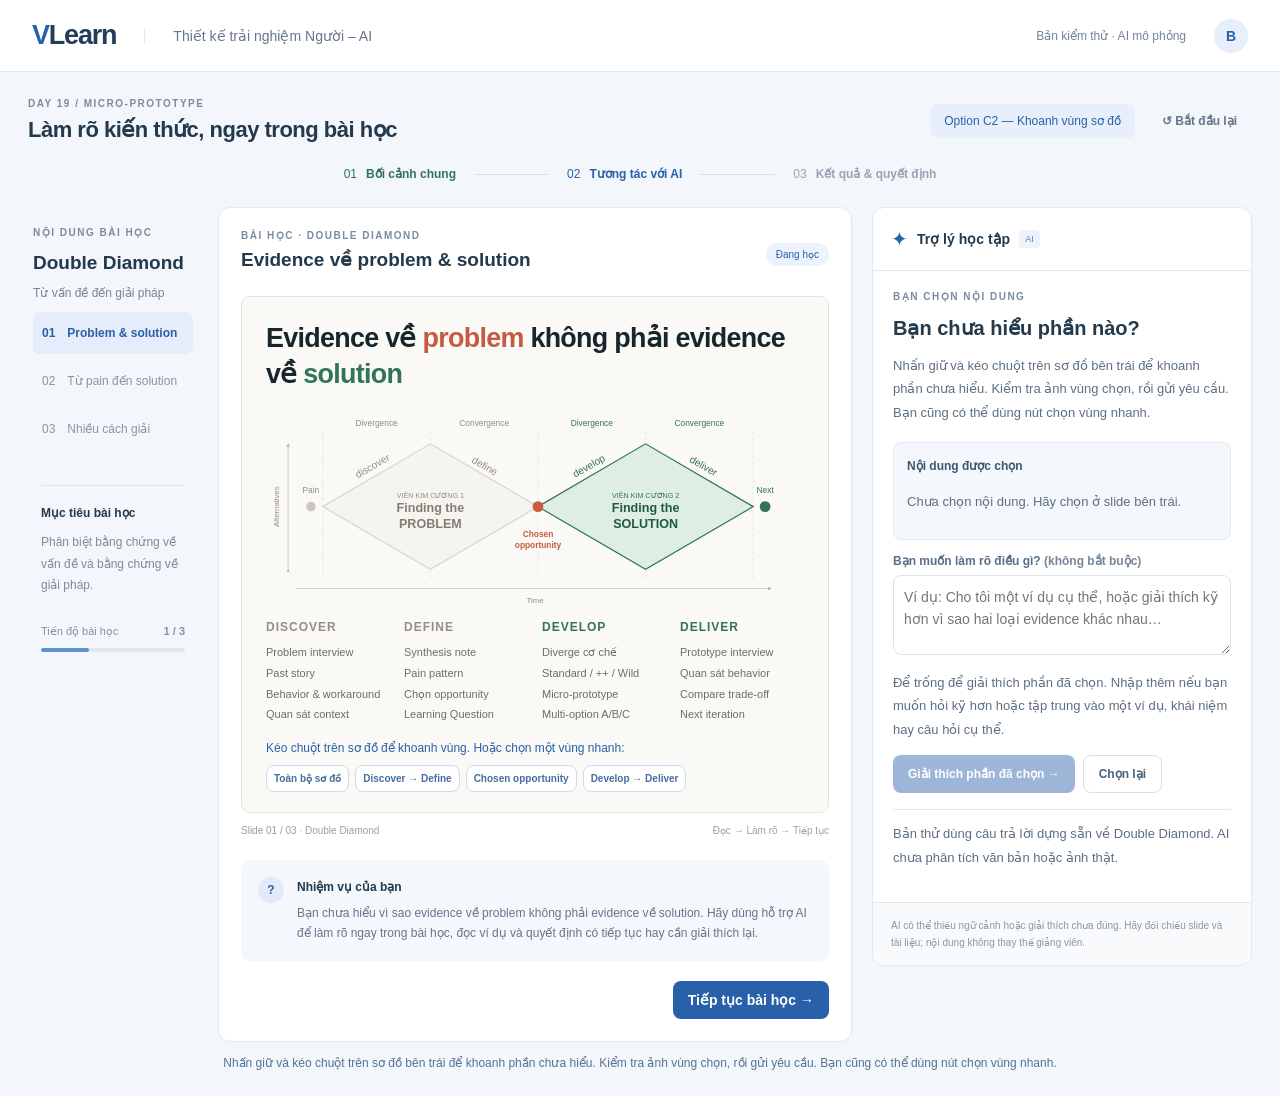
<file: prototypes/prototype_binh/prototype-c2-region.html>
<!doctype html>
<html lang="vi">
<head>
  <meta charset="UTF-8">
  <meta name="viewport" content="width=device-width, initial-scale=1">
  <title>VLearn · Option C2 — Khoanh vùng sơ đồ — Micro-prototype</title>
  <style>
:root{font-family:Segoe UI,Arial,sans-serif;color:#23394c;background:#f3f6fa;font-size:14px;--blue:#2860aa;--line:#e2e8ef;--muted:#768597}*{box-sizing:border-box}body{margin:0}button,a{-webkit-tap-highlight-color:transparent}button{font:inherit;cursor:pointer;border:0;border-radius:8px;padding:11px 15px;font-weight:600}button:focus-visible,a:focus-visible{outline:3px solid #75a9ef;outline-offset:3px}button:disabled{opacity:.45;cursor:not-allowed}[hidden]{display:none!important}.topbar{height:72px;background:white;border-bottom:1px solid var(--line);display:flex;align-items:center;padding:0 32px;gap:28px}.brand{text-decoration:none;font-size:27px;font-weight:800;color:var(--blue);letter-spacing:-1.2px}.brand span{color:#243e59}.course{border-left:1px solid var(--line);padding-left:28px;color:#65758a}.prototype-label{margin-left:auto;color:#738399;font-size:12px}.avatar{display:grid;place-items:center;width:34px;height:34px;border-radius:50%;background:#e7effb;color:var(--blue);font-weight:700}main{max-width:1600px;margin:auto;padding:26px 28px}.testbar{display:flex;justify-content:space-between;align-items:center;gap:20px;margin-bottom:24px}.eyebrow{font-size:10px;letter-spacing:1.5px;font-weight:700;color:#7b8b9e}h1{font-size:22px;margin:8px 0 0;letter-spacing:-.5px}h2{font-size:19px;margin:7px 0}h3{margin:12px 0}.test-controls{display:flex;gap:12px;align-items:center}.quiet{color:#65758a;background:transparent;font-size:12px}.steps{display:flex;justify-content:center;align-items:center;gap:18px;font-size:12px;margin:0 0 26px;color:#97a4b4}.steps span{display:flex;align-items:center;gap:9px}.steps span.current{color:var(--blue)}.steps span.finished{color:#32745a}.steps i{width:75px;height:1px;background:#d8e0e9}.workspace{display:grid;grid-template-columns:190px minmax(540px,1fr);align-items:start;gap:20px}.workspace.panel-open{grid-template-columns:170px minmax(500px,1fr) 380px}.curriculum{padding:20px 5px}.curriculum h2{margin-top:14px}.muted{color:var(--muted);font-size:12px}.lesson{display:flex;gap:12px;font-size:12px;padding:14px 9px;margin:6px 0;border-radius:7px;color:#8795a5}.lesson.active{background:#e4edf9;color:var(--blue);font-weight:600}.lesson.done{color:#5f7e77}.sidebar-note{border-top:1px solid #dce4ee;margin:35px 8px 28px;padding-top:20px;font-weight:600;font-size:12px}.sidebar-note p{line-height:1.8;color:#7c8c9d;font-weight:400}.progress-label{font-size:11px;color:#8393a5;display:flex;justify-content:space-between;padding:0 8px}.progress{height:4px;margin:10px 8px;background:#e1e7ef;border-radius:4px}.progress span{display:block;width:66%;height:100%;background:#6091cb;border-radius:4px}.learning{background:white;border:1px solid var(--line);border-radius:12px;padding:22px;min-width:0}.lesson-heading{display:flex;justify-content:space-between;align-items:center;margin-bottom:18px}.badge{font-size:10px;color:var(--blue);padding:6px 10px;background:#edf3fc;border-radius:20px}.slide{background:#faf9f5;border:1px solid #e4e2dc;border-radius:9px;padding:23px 24px 20px;transition:box-shadow .2s}.slide h3{font-size:clamp(20px,2.1vw,31px);line-height:1.35;letter-spacing:-.7px;margin:0;color:#17252d}.slide em{font-style:normal;color:#c65b42}.slide strong{color:#32745a}.slide svg{display:block;width:100%;margin:12px 0 2px;user-select:none}.stages{display:grid;grid-template-columns:repeat(4,1fr);gap:14px}.stages h4{font-size:12px;letter-spacing:1px;margin:4px 0 8px;color:#948f85}.stages div:nth-child(n+3) h4{color:#32745a}.stages p{font-size:11px;line-height:1.9;color:#667168;margin:0}.slide-footer{display:flex;justify-content:space-between;font-size:10px;color:#93a0ae;margin:12px 0 24px}.task{display:flex;gap:13px;background:#f4f7fc;border-radius:9px;padding:17px;font-size:12px;line-height:1.7}.task p{margin:5px 0 0;color:#65758a}.task-icon{background:#e2eafa;color:var(--blue);border-radius:50%;width:26px;height:26px;flex-shrink:0;display:grid;place-items:center;font-weight:700}.bottom-actions{display:flex;justify-content:flex-end;gap:9px;margin-top:20px}.primary{background:var(--blue);color:white}.primary:hover{background:#1e4d8c}.secondary{background:white;border:1px solid #d5dfea;color:#48617c}.ai-panel{background:white;border:1px solid var(--line);border-radius:12px;overflow:hidden}.panel-heading{padding:19px 18px;display:flex;align-items:center;justify-content:space-between;border-bottom:1px solid var(--line)}.panel-heading>div{display:flex;align-items:center;gap:9px}.ai-mark{color:var(--blue);font-size:20px}.ai-tag{font-size:9px;color:#5685ba;background:#edf3fc;padding:4px 6px;border-radius:4px}.icon-button{padding:0;background:transparent;color:#8291a1;font-size:24px;line-height:1;width:26px;height:26px}#panel-content{padding:20px;max-height:650px;overflow:auto;scroll-behavior:smooth}#panel-content h3{font-size:20px;line-height:1.4}#panel-content p,#panel-content li{font-size:13px;line-height:1.8;color:#5d6f82}#panel-content ul{padding-left:19px}#panel-content li{margin:7px 0}#panel-content h4{margin:20px 0 8px;font-size:14px}.panel-intro{margin:0 0 18px}.context-card{font-size:12px;background:#f4f7fb;border:1px solid #e3eaf3;border-radius:8px;padding:13px;margin:14px 0;line-height:1.7;color:#65778c}.context-card b{color:#395875}label{display:block;font-size:12px;color:#596f87;font-weight:600;margin:14px 0 7px}textarea{font:inherit;line-height:1.6;width:100%;min-height:80px;resize:vertical;border:1px solid #d9e2ee;border-radius:8px;padding:10px;color:#38536e}textarea:focus{outline:2px solid #85abe0}.panel-actions{display:flex;flex-wrap:wrap;gap:8px;margin-top:14px}.panel-actions button{font-size:12px}.ai-limit{padding:14px 18px;background:#f8fafc;color:#8b98a7;font-size:10px;line-height:1.7;border-top:1px solid var(--line)}.select-guide{font-size:12px;color:var(--blue);margin:16px 0 10px}.region-buttons{display:flex;gap:6px;flex-wrap:wrap}.region-buttons button{background:white;border:1px solid #ccdbee;color:#476d9e;font-size:10px;padding:7px}.region-buttons button.chosen{background:#2860aa;color:white}.evidence{background:#f6f8fc;border-left:3px solid #91aed4;padding:13px;font-size:13px;margin:18px 0}.source-link{font-size:11px;padding:0;color:var(--blue);background:transparent;text-align:left}.takeaway{background:#edf5f0;border:1px solid #dbeadf;padding:14px;border-radius:8px;font-size:13px;color:#32745a}.takeaway p{margin-bottom:0}.status{font-size:12px;color:#547397;min-height:24px;padding-top:14px;text-align:center}.completed{text-align:center;background:white;border:1px solid var(--line);padding:46px;border-radius:12px}.completed>span{font-size:28px;color:#32745a}.completed p{color:#718397}.completed button{margin:12px 4px}.source-highlight{box-shadow:0 0 0 3px #8bb1e4}.simulation{font-size:11px;color:#8a98a9;border-top:1px solid var(--line);padding-top:12px;margin-top:16px}@media(max-width:1100px){.workspace.panel-open{grid-template-columns:minmax(460px,1fr) 350px}.curriculum{display:none}.workspace{grid-template-columns:1fr}.testbar{align-items:flex-start;flex-direction:column}.topbar{padding:0 24px}.workspace.panel-open .slide{padding:18px}}
.variant-label{background:#e7effb;color:var(--blue);padding:10px 14px;border-radius:8px;font-size:12px;white-space:nowrap}.block-container{border-radius:6px}.block-selected{outline:2px solid #568ed0;outline-offset:4px}.block-picker{font-size:10px;padding:5px 8px;background:#e9f0fa;color:var(--blue);margin:8px 0}.block-picker.chosen{background:var(--blue);color:white}.selecting-region{cursor:crosshair;touch-action:none}.selecting-text h3,.selecting-text .stages{cursor:text}.selecting-text ::selection{background:#bcd7f7;color:#163d6b}#region-rect{pointer-events:none;fill:#2860aa22;stroke:#2860aa;stroke-width:2;stroke-dasharray:6 3;vector-effect:non-scaling-stroke}.region-preview{width:100%;height:150px;background:#faf9f5;border:1px solid #ccdbee;border-radius:5px;margin-top:10px}#selected-text{white-space:pre-line}body:not([data-variant="region"]) .region-buttons{display:none}body:not([data-variant="text"]) .text-guide,body:not([data-variant="region"]) .region-guide,body:not([data-variant="block"]) .block-guide{display:none}.prototype-list{display:grid;grid-template-columns:repeat(3,1fr);gap:20px;margin-top:30px}.prototype-card{display:block;text-decoration:none;color:#23394c;background:white;border:1px solid var(--line);border-radius:12px;padding:28px}.prototype-card:hover{border-color:#719acf}.prototype-card p{color:#758598;line-height:1.8;font-size:13px}.prototype-card .open{display:inline-block;background:var(--blue);color:white;padding:10px 15px;border-radius:7px;margin-top:12px}.directory{max-width:1100px;margin:30px auto}
/* Hai slide tiếp theo, dựng lại từ tài liệu bài học. */
.followup-slide{min-height:470px;aspect-ratio:16/9;padding:30px 32px;color:#202a25}
.followup-slide h3{font-size:clamp(23px,2.7vw,36px)}
.evidence-transition{display:grid;grid-template-columns:1fr 80px 1fr;align-items:center;gap:28px;margin:140px 10px 75px}
.slide-day{font-size:12px;letter-spacing:1px;color:#8a9087;margin-bottom:14px}
.evidence-transition h4{font-size:22px;margin:0 0 14px;color:#202a25}
.evidence-transition p{font-size:16px;line-height:1.6;color:#83867c;margin:0 0 15px}
.solution-column h4{color:#32745a}.slide-tags{display:flex;gap:7px;flex-wrap:wrap}.slide-tags span{border:1px solid #cfd2c9;padding:6px 10px;font-size:13px;color:#73796e}.solution-column .slide-tags span{background:#e8f2ec;color:#32745a;border-color:#b7cabe}
.transition-arrow{font-size:60px;font-weight:300;text-align:center;color:#313931;line-height:1}
.slide-subtitle{font-size:17px;color:#83867c;margin:10px 0 18px}.scenario{padding:13px 16px;border:1px solid #d0d3ca;background:white;font-size:15px;line-height:1.6}.scenario>span{font-size:12px;color:#8e9389;letter-spacing:.8px;margin-right:10px}
.solution-comparison{width:100%;table-layout:fixed;border-collapse:separate;border-spacing:14px 0;margin-top:50px;margin-left:-14px;width:calc(100% + 28px);font-size:13px;line-height:1.5}.solution-comparison th,.solution-comparison td{text-align:left;font-weight:400;vertical-align:top;padding:10px 0;border-bottom:1px solid #d4d8cf}.solution-comparison thead th{border-bottom:1px solid #555e53;font-size:16px;font-weight:600;padding-top:0;padding-bottom:15px}.solution-comparison th:first-child{width:16%}.solution-comparison tbody th{font-size:10px;letter-spacing:.5px;color:#8a9087}.solution-comparison tbody tr:last-child td{color:#7d8579}.mechanism-letter{font-family:Georgia,serif;font-size:22px;font-weight:400;color:#8b9387;margin-right:6px}.mini-window{border:1px solid #d0d5ca;margin-top:8px;background:#fff;min-height:96px}.window-bar{border-bottom:1px solid #d0d5ca;font-size:8px;color:#8a9676;padding:2px 7px;letter-spacing:1px;height:16px}.mini-body{padding:7px;min-height:77px;font-size:12px;font-weight:400}.mock-lines{height:10px;border-top:3px solid #e1e3da;border-bottom:3px solid #e1e3da;margin-bottom:18px}.mock-help{display:block;width:48px;margin-left:auto;text-align:center;border:1px solid #59604f;padding:3px}.mock-prompt{padding:6px 4px;border:1px solid #9aafbe;white-space:normal;font-size:11px}.mock-prompt.collaborative{background:#eaf1f8}.mock-prompt.proactive{background:#faf0d5;border-color:#c7af67}.mock-actions{display:flex;gap:5px;margin-top:5px}.mock-actions span{flex:1;border:1px solid #d0d5ca;text-align:center;color:#8b9387;padding:3px;font-size:11px}.sr-only{position:absolute;width:1px;height:1px;padding:0;margin:-1px;overflow:hidden;clip:rect(0,0,0,0);white-space:nowrap;border:0}
@media(max-width:1100px){.followup-slide{padding:24px;min-height:430px}.evidence-transition{margin-top:110px;gap:18px}.solution-comparison{margin-top:35px;font-size:12px}.solution-comparison thead th{font-size:14px}}

</style>
</head>
<body data-variant="region">
  <header class="topbar"><a class="brand" href="index.html">V<span>Learn</span></a><span class="course">Thiết kế trải nghiệm Người – AI</span><span class="prototype-label">Bản kiểm thử · AI mô phỏng</span><div class="avatar">B</div></header>
  <main>
    <section class="testbar" aria-label="Micro-prototype Option C">
      <div><div class="eyebrow">DAY 19 / MICRO-PROTOTYPE</div><h1>Làm rõ kiến thức, ngay trong bài học</h1></div>
      <div class="test-controls"><span class="variant-label">Option C2 — Khoanh vùng sơ đồ</span><button id="reset" class="quiet">↺ Bắt đầu lại</button></div>
    </section>
    <div class="steps" aria-label="Tiến trình"><span data-step="1">01 <b>Bối cảnh chung</b></span><i></i><span data-step="2">02 <b>Tương tác với AI</b></span><i></i><span data-step="3">03 <b>Kết quả & quyết định</b></span></div>
    <div class="workspace panel-open">
      <aside class="curriculum"><div class="eyebrow">NỘI DUNG BÀI HỌC</div><h2>Double Diamond</h2><p class="muted">Từ vấn đề đến giải pháp</p><div class="lesson active" data-lesson="0">01 <span>Problem & solution</span></div><div class="lesson" data-lesson="1">02 <span>Từ pain đến solution</span></div><div class="lesson" data-lesson="2">03 <span>Nhiều cách giải</span></div><div class="sidebar-note">Mục tiêu bài học<p>Phân biệt bằng chứng về vấn đề và bằng chứng về giải pháp.</p></div><div class="progress-label">Tiến độ bài học <b id="lesson-progress">1 / 3</b></div><div class="progress"><span id="lesson-progress-bar" style="width:33.33%"></span></div></aside>
      <section class="learning">
        <div id="lesson-content">
        <div class="lesson-heading"><div><div class="eyebrow">BÀI HỌC · DOUBLE DIAMOND</div><h2 id="lesson-heading-title">Evidence về problem & solution</h2></div><span class="badge">Đang học</span></div>
        <div id="slide" class="slide">
          <div id="title-block" class="block-container"><h3 id="slide-title">Evidence về <em>problem</em> không phải evidence về <strong>solution</strong></h3><button data-block="title-block" class="block-picker" hidden>Chọn khối này · Tiêu đề</button></div>
          <div id="diagram-block" class="block-container"><svg id="diagram" viewBox="0 0 900 350" role="img" aria-labelledby="diagram-title diagram-desc">
            <title id="diagram-title">Sơ đồ Double Diamond</title><desc id="diagram-desc">Discover mở rộng và Define thu hẹp để tìm đúng vấn đề; tại Chosen opportunity chuyển sang Develop mở rộng và Deliver thu hẹp để tìm đúng giải pháp.</desc>
            <defs><marker id="arrow" markerWidth="7" markerHeight="7" refX="5" refY="3" orient="auto"><path d="M0,0 L6,3 L0,6" fill="#b5b5ab"/></marker></defs>
            <g stroke="#dedbd3" stroke-dasharray="5 5"><path d="M95 45V290M275 45V290M455 45V290M635 45V290M815 45V290"/></g>
            <path d="M95 170 275 65 455 170 275 275Z" fill="#f6f4ef" stroke="#d8d5cd" stroke-width="2"/><path d="M455 170 635 65 815 170 635 275Z" fill="#deeee4" stroke="#32745a" stroke-width="2"/>
            <g font-size="14" text-anchor="middle" fill="#918d82"><text x="185" y="35">Divergence</text><text x="365" y="35">Convergence</text></g><g font-size="14" text-anchor="middle" fill="#32745a"><text x="545" y="35">Divergence</text><text x="725" y="35">Convergence</text></g>
            <g font-size="17" text-anchor="middle"><text x="181" y="107" fill="#918d82" transform="rotate(-30 181 107)">discover</text><text x="363" y="107" fill="#918d82" transform="rotate(30 363 107)">define</text><text x="543" y="107" fill="#32745a" transform="rotate(-30 543 107)">develop</text><text x="729" y="107" fill="#32745a" transform="rotate(30 729 107)">deliver</text></g>
            <g text-anchor="middle"><text x="275" y="155" font-size="12" fill="#918d82">VIÊN KIM CƯƠNG 1</text><text x="275" y="179" font-size="21" fill="#827e74" font-weight="600">Finding the</text><text x="275" y="205" font-size="21" fill="#827e74" font-weight="600">PROBLEM</text><text x="635" y="155" font-size="12" fill="#32745a">VIÊN KIM CƯƠNG 2</text><text x="635" y="179" font-size="21" fill="#205944" font-weight="600">Finding the</text><text x="635" y="205" font-size="21" fill="#205944" font-weight="600">SOLUTION</text></g>
            <circle cx="75" cy="170" r="8" fill="#ccc7bc"/><text x="75" y="147" font-size="14" text-anchor="middle" fill="#918d82">Pain</text><circle cx="455" cy="170" r="9" fill="#c85b40"/><text x="455" y="220" font-size="14" text-anchor="middle" fill="#c85b40" font-weight="600">Chosen</text><text x="455" y="239" font-size="14" text-anchor="middle" fill="#c85b40" font-weight="600">opportunity</text><circle cx="835" cy="170" r="9" fill="#32745a"/><text x="835" y="147" font-size="14" text-anchor="middle" fill="#32745a">Next</text>
            <path d="M50 307H845" stroke="#b5b5ab" marker-end="url(#arrow)"/><text x="450" y="331" text-anchor="middle" font-size="13" fill="#918d82">Time</text><path d="M37 275V65" stroke="#b5b5ab" marker-start="url(#arrow)" marker-end="url(#arrow)"/><text x="22" y="170" transform="rotate(-90 22 170)" text-anchor="middle" font-size="13" fill="#918d82">Alternatives</text>
            <rect id="region-rect" style="display:none"/>
          </svg><button data-block="diagram-block" class="block-picker" hidden>Chọn khối này · Sơ đồ</button></div>
          <div class="stages"><div id="discover-block" class="block-container"><h4>DISCOVER</h4><p>Problem interview<br>Past story<br>Behavior & workaround<br>Quan sát context</p><button data-block="discover-block" class="block-picker" hidden>Chọn khối này</button></div><div id="define-block" class="block-container"><h4>DEFINE</h4><p>Synthesis note<br>Pain pattern<br>Chọn opportunity<br>Learning Question</p><button data-block="define-block" class="block-picker" hidden>Chọn khối này</button></div><div id="develop-block" class="block-container"><h4>DEVELOP</h4><p>Diverge cơ chế<br>Standard / ++ / Wild<br>Micro-prototype<br>Multi-option A/B/C</p><button data-block="develop-block" class="block-picker" hidden>Chọn khối này</button></div><div id="deliver-block" class="block-container"><h4>DELIVER</h4><p>Prototype interview<br>Quan sát behavior<br>Compare trade-off<br>Next iteration</p><button data-block="deliver-block" class="block-picker" hidden>Chọn khối này</button></div></div>
          <div id="selection-tools" hidden>
            <p class="select-guide text-guide">Bôi đen phần chữ chưa hiểu ở tiêu đề hoặc mô tả giai đoạn.</p>
            <p class="select-guide region-guide">Kéo chuột trên sơ đồ để khoanh vùng. Hoặc chọn một vùng nhanh:</p>
            <p class="select-guide block-guide">Bấm “Chọn khối này” tại khối nội dung bạn muốn làm rõ.</p>
            <div class="region-buttons"><button data-region="all">Toàn bộ sơ đồ</button><button data-region="problem">Discover → Define</button><button data-region="opportunity">Chosen opportunity</button><button data-region="solution">Develop → Deliver</button></div>
          </div>
        </div>
        <section id="lesson-slide-2" class="slide followup-slide" hidden aria-labelledby="pain-solution-title">
          <h3 id="pain-solution-title">Ta đã hiểu <em>pain</em>. Bây giờ đến lượt <strong>solution</strong></h3>
          <div class="evidence-transition">
            <div><div class="slide-day">DAY 17</div><h4>Problem evidence</h4><p>Tìm evidence về người dùng, tình huống và pain.</p><div class="slide-tags"><span>story</span><span>behavior</span><span>workaround</span></div></div>
            <div class="transition-arrow" aria-label="Chuyển từ problem evidence sang solution evidence">⟶</div>
            <div class="solution-column"><div class="slide-day">DAY 18</div><h4>Solution evidence?</h4><p>Khám phá các cách giải và tìm evidence cho bước tiếp theo.</p><div class="slide-tags"><span>options</span><span>experiment</span></div></div>
          </div>
        </section>
        <section id="lesson-slide-3" class="slide followup-slide" hidden aria-labelledby="many-solutions-title">
          <h3 id="many-solutions-title">Cùng một <em>pain</em> có thể dẫn tới nhiều cách giải</h3>
          <p class="slide-subtitle">Cách nào phù hợp hơn — và trong điều kiện nào?</p>
          <div class="scenario"><span>TÌNH HUỐNG</span> Người học vừa trả lời sai lần thứ hai và không biết tiếp tục thế nào.</div>
          <table class="solution-comparison">
            <caption class="sr-only">So sánh ba cơ chế hỗ trợ trong tình huống người học trả lời sai hai lần</caption>
            <thead><tr><th scope="col"></th><th scope="col"><span class="mechanism-letter">A</span> User-led<div class="mini-window" aria-hidden="true"><div class="window-bar">● ● ●</div><div class="mini-body"><div class="mock-lines"></div><span class="mock-help">Help</span></div></div></th><th scope="col"><span class="mechanism-letter">B</span> Collaborative<div class="mini-window" aria-hidden="true"><div class="window-bar">● ● ●</div><div class="mini-body"><div class="mock-prompt collaborative">“Bạn đang lẫn hai công thức?”</div><div class="mock-actions"><span>Đúng</span><span>Không</span></div></div></div></th><th scope="col"><span class="mechanism-letter">C</span> Proactive<div class="mini-window" aria-hidden="true"><div class="window-bar">● ● ●</div><div class="mini-body"><div class="mock-prompt proactive">Sai 2 lần → ôn lại phần này?</div><div class="mock-actions"><span>Xem</span><span>Bỏ qua</span></div></div></div></th></tr></thead>
            <tbody><tr><th scope="row">TRIGGER</th><td>Learner tự mở Help</td><td>AI hỏi khi thấy dấu hiệu</td><td>AI tự phát hiện, tự mở</td></tr><tr><th scope="row">USER QUYẾT GÌ</th><td>Chọn loại trợ giúp</td><td>Xác nhận hoặc sửa chẩn đoán</td><td>Duyệt, bỏ qua hoặc sửa</td></tr><tr><th scope="row">ĐÁNH ĐỔI</th><td>Phải tự biết mình cần gì</td><td>Thêm một bước hỏi–đáp</td><td>Dễ gián đoạn, dễ bị nghi</td></tr></tbody>
          </table>
        </section>
        <div class="slide-footer"><span id="slide-counter">Slide 01 / 03 · Double Diamond</span><span>Đọc → Làm rõ → Tiếp tục</span></div>
        <div id="task" class="task"><span class="task-icon">?</span><div><b>Nhiệm vụ của bạn</b><p>Bạn chưa hiểu vì sao evidence về problem không phải evidence về solution. Hãy dùng hỗ trợ AI để làm rõ ngay trong bài học, đọc ví dụ và quyết định có tiếp tục hay cần giải thích lại.</p></div></div>
        <div class="bottom-actions"><button id="previous-slide" class="secondary" hidden>← Slide trước</button><button id="continue" class="primary">Tiếp tục bài học →</button></div>
        </div>
        <section id="completed" class="completed" hidden><span>✓</span><h2>Bạn đã hoàn thành 3 slide</h2><p>Điểm kết thúc của lượt thử. Bạn có thể xem lại nội dung hoặc bắt đầu lại cho lượt thử tiếp theo.</p><button id="review-slides" class="secondary">← Xem lại slide cuối</button><button id="restart-complete" class="primary">Bắt đầu lại lượt này</button></section>
      </section>
      <aside id="ai-panel" class="ai-panel" aria-label="Hỗ trợ AI"><div class="panel-heading"><div><span class="ai-mark">✦</span><b>Trợ lý học tập</b><span class="ai-tag">AI</span></div></div><div id="panel-content"></div><div class="ai-limit">AI có thể thiếu ngữ cảnh hoặc giải thích chưa đúng. Hãy đối chiếu slide và tài liệu; nội dung không thay thế giảng viên.</div></aside>
    </div>
    <div id="status" class="status" role="status" aria-live="polite"></div>
  </main>
  <template id="answer-template"><div class="answer">
    <div class="eyebrow">GIẢI THÍCH NGẮN</div><h3>Double Diamond</h3>
    <p>Double Diamond là mô hình thiết kế giúp nhóm đi từ việc tìm hiểu nhu cầu thực tế của người dùng đến phát triển và kiểm chứng giải pháp. Mô hình gồm hai “viên kim cương”, đại diện cho hai mục tiêu chính: tìm đúng vấn đề và tìm đúng giải pháp.</p>
    <p>Trong mỗi viên kim cương, nhóm sử dụng hai cách tư duy:</p><ul><li><b>Divergence – Mở rộng:</b> Thu thập nhiều thông tin, góc nhìn hoặc phương án khác nhau.</li><li><b>Convergence – Thu hẹp:</b> Phân tích bằng chứng, so sánh và lựa chọn hướng phù hợp nhất.</li></ul>
    <h4>Viên kim cương 1 – Tìm đúng vấn đề</h4><ul><li><b>Discover – Khám phá:</b> Nhóm tìm hiểu trải nghiệm thực tế của người dùng thông qua phỏng vấn, quan sát hành vi, bối cảnh và các cách xử lý hiện tại. Mục tiêu là thu thập bằng chứng thay vì vội đưa ra giải pháp.</li><li><b>Define – Xác định:</b> Nhóm tổng hợp các bằng chứng đã thu thập, tìm pain pattern và lựa chọn vấn đề quan trọng cần giải quyết. Kết quả là một Hypothesis Problem rõ ràng về người dùng, tình huống, nhiệm vụ và khó khăn.</li></ul>
    <h4>Viên kim cương 2 – Tìm đúng giải pháp</h4><ul><li><b>Develop – Phát triển:</b> Nhóm tạo nhiều solution hypotheses khác nhau cho cùng một vấn đề. Các phương án cần khác nhau về cơ chế giải quyết, vai trò của người dùng và AI hoặc thời điểm hỗ trợ, thay vì chỉ khác màu sắc và giao diện.</li><li><b>Deliver – Kiểm chứng:</b> Nhóm đưa các prototype cho người dùng thử, quan sát hành vi và so sánh trade-off giữa các phương án. Kết quả thử nghiệm giúp nhóm xác định thay đổi tiếp theo và những giả định vẫn chưa được chứng minh.</li></ul>
    <div class="evidence"><b>Vì sao hai loại evidence khác nhau?</b><p>Evidence về problem cho thấy người dùng gặp khó khăn gì và trong bối cảnh nào. Evidence về solution cho thấy một phương án cụ thể có giúp họ hay không. Việc quan sát học viên phải chuyển tab chưa chứng minh rằng hỗ trợ AI sẽ hiệu quả; cần thử prototype và quan sát hành vi sử dụng.</p><button class="source-link" id="source">↗ Đối chiếu sơ đồ và Chosen opportunity</button></div>
    <div class="eyebrow">VÍ DỤ MINH HỌA</div><p>Nhóm quan sát thấy học viên thường phải chuyển tab, chụp màn hình hoặc ghi lại nội dung khi gặp phần chưa hiểu trong bài giảng (<b>Discover</b>). Nhóm xác định việc rời khỏi bài học làm gián đoạn luồng học và khiến kiến thức chưa hiểu tích tụ (<b>Define</b>).</p><p>Sau đó, nhóm tạo ba cơ chế hỗ trợ AI: học viên yêu cầu thêm ví dụ, AI phát hiện việc dừng lâu và đề nghị hỗ trợ, hoặc học viên chọn trực tiếp phần chưa hiểu để yêu cầu giải thích (<b>Develop</b>). Cuối cùng, nhóm cho học viên thử cả ba phương án, quan sát khả năng hoàn thành nhiệm vụ và so sánh mức độ chủ động, chính xác và dễ kiểm soát của từng phương án (<b>Deliver</b>).</p>
    <div class="takeaway"><b>Ý chính cần nhớ</b><p>Double Diamond giúp nhóm tránh chọn giải pháp quá sớm. Nhóm cần mở rộng và thu hẹp để tìm đúng vấn đề trước, sau đó tiếp tục mở rộng và thu hẹp để tìm, thử nghiệm và cải thiện giải pháp phù hợp.</p></div>
  </div></template>
  <script>
'use strict';
const $ = selector => document.querySelector(selector);
const $$ = selector => [...document.querySelectorAll(selector)];
const variant = document.body.dataset.variant;
const labels = { text: 'C1 · Chọn văn bản', region: 'C2 · Khoanh vùng sơ đồ', block: 'C3 · Chọn khối nội dung' };
const instructions = {
  text: 'Bôi đen một đoạn văn bản trong slide bên trái (ví dụ tiêu đề hoặc mô tả giai đoạn). Kiểm tra phần được chọn, rồi gửi yêu cầu.',
  region: 'Nhấn giữ và kéo chuột trên sơ đồ bên trái để khoanh phần chưa hiểu. Kiểm tra ảnh vùng chọn, rồi gửi yêu cầu. Bạn cũng có thể dùng nút chọn vùng nhanh.',
  block: 'Bấm nút “Chọn khối này” ở tiêu đề, sơ đồ hoặc mô tả một giai đoạn. Kiểm tra toàn bộ nội dung khối, rồi gửi yêu cầu.'
};
const questionHint = 'Ví dụ: Cho tôi một ví dụ cụ thể, hoặc giải thích kỹ hơn vì sao hai loại evidence khác nhau…';
let step = 2, selected = '', question = '', selectionBox = null, dragStart = null, previousBox = null, activePointer = null;
let lessonIndex = 0;
const lessonTitles = ['Evidence về problem & solution', 'Từ pain đến solution', 'Cùng một pain, nhiều cách giải'];
function status(message) { $('#status').textContent = message; }
function bind(id, action) { const el = document.getElementById(id); if (el) el.onclick = action; }
function showPanel() {
  $('#ai-panel').hidden = false;
  $('.workspace').classList.add('panel-open');
}
function updateSteps() {
  $$('[data-step]').forEach(el => { const n = Number(el.dataset.step); el.classList.toggle('current', n === step); el.classList.toggle('finished', n < step); });
}
function selectionEnabled() { return lessonIndex === 0 && step === 2 && !$('#ai-panel').hidden; }
function selectionUI(enabled) {
  $('#selection-tools').hidden = !enabled;
  $('#slide').classList.toggle('selecting-text', enabled && variant === 'text');
  $('#diagram').classList.toggle('selecting-region', enabled && variant === 'region');
  $$('[data-block]').forEach(el => { el.hidden = !(enabled && variant === 'block'); });
}
function clearSelection() {
  selected = ''; selectionBox = null; dragStart = null;
  window.getSelection()?.removeAllRanges();
  $$('[data-region], [data-block]').forEach(el => { el.classList.remove('chosen'); el.setAttribute('aria-pressed', 'false'); });
  $$('.block-selected').forEach(el => el.classList.remove('block-selected'));
  drawBox(); updateSelection();
}
function reset() {
  step = 2; lessonIndex = 0; question = ''; clearSelection();
  $('.workspace').hidden = false; $('#completed').hidden = true;
  $('#slide').classList.remove('source-highlight');
  renderLesson(); returnToSelection();
}
function returnToSelection() {
  step = 2;
  showPanel(); selectionUI(true); updateSteps(); renderInteraction(); status(instructions[variant]);
}
function renderInteraction() {
  const content = $('#panel-content');
  content.innerHTML = `<div class="eyebrow">BẠN CHỌN NỘI DUNG</div><h3>Bạn chưa hiểu phần nào?</h3><p id="interaction-guide" class="panel-intro"></p><div id="selected-content" class="context-card"><b>Nội dung được chọn</b><p id="selected-text"></p><div id="selection-preview"></div></div><label for="question">Bạn muốn làm rõ điều gì? <span class="muted">(không bắt buộc)</span></label><textarea id="question" aria-describedby="question-help" autocomplete="off"></textarea><p id="question-help" class="muted">Để trống để giải thích phần đã chọn. Nhập thêm nếu bạn muốn hỏi kỹ hơn hoặc tập trung vào một ví dụ, khái niệm hay câu hỏi cụ thể.</p><div class="panel-actions"><button id="explain-selection" class="primary">Giải thích phần đã chọn →</button><button id="clear-selection" class="secondary">Chọn lại</button></div><p class="simulation">Bản thử dùng câu trả lời dựng sẵn về Double Diamond. AI chưa phân tích văn bản hoặc ảnh thật.</p>`;
  $('#question').placeholder = questionHint;
  $('#interaction-guide').textContent = instructions[variant]; $('#question').value = question;
  $('#question').oninput = e => { question = e.target.value; updateSelection(); };
  bind('explain-selection', () => { if (selected) showAnswer(); });
  bind('clear-selection', () => { clearSelection(); status('Đã bỏ lựa chọn. Hãy chọn lại nội dung trong slide.'); });
  updateSelection(); content.scrollTop = 0;
}
function updateSelection() {
  if (!$('#selected-text')) return;
  $('#selected-text').textContent = selected || 'Chưa chọn nội dung. Hãy chọn ở slide bên trái.';
  $('#explain-selection').disabled = !selected;
  $('#explain-selection').textContent = question.trim() ? 'Gửi câu hỏi về phần đã chọn →' : 'Giải thích phần đã chọn →';
  const preview = $('#selection-preview'); preview.replaceChildren();
  if (variant === 'region' && selectionBox) preview.append(regionPreview());
}
function choose(text) {
  if (!selectionEnabled()) return;
  selected = text.trim(); updateSelection(); status('Đã chọn nội dung. Kiểm tra phạm vi và bấm “Giải thích phần đã chọn”.');
}
function regionPreview() {
  const preview = $('#diagram').cloneNode(true);
  preview.removeAttribute('id'); preview.classList.remove('selecting-region');
  preview.querySelectorAll('defs, title, desc, #region-rect').forEach(el => el.remove());
  preview.querySelectorAll('[id]').forEach(el => el.removeAttribute('id'));
  preview.querySelectorAll('[marker-start], [marker-end]').forEach(el => { el.removeAttribute('marker-start'); el.removeAttribute('marker-end'); });
  preview.removeAttribute('aria-labelledby'); preview.setAttribute('aria-label', 'Ảnh vùng sơ đồ đã chọn');
  const {x,y,w,h} = selectionBox; preview.setAttribute('viewBox', `${x} ${y} ${w} ${h}`);
  preview.classList.add('region-preview'); return preview;
}
// Chọn phản hồi dựng sẵn theo trọng tâm, không tự điền câu hỏi cho học viên.
function focusedAnswer(request) {
  const intent = request.trim().toLowerCase().normalize('NFD').replace(/[\u0300-\u036f]/g, '').replace(/đ/g, 'd');
  if (!intent) return null;
  if (/vi du|minh hoa|example/.test(intent)) return {
    title: 'Ví dụ cụ thể về hai loại evidence',
    text: 'Nhóm quan sát một học viên phải chuyển tab ba lần để tìm lời giải thích cho slide: đây là evidence về problem, cho thấy luồng học bị gián đoạn. Khi thử prototype chọn nội dung, học viên đọc lời giải thích, phân biệt được hai loại evidence và tiếp tục ngay trong bài: đây là evidence về solution từ lượt thử. Cần quan sát thêm nhiều học viên trước khi kết luận giải pháp hiệu quả.'
  };
  if (/cau hoi.*(kiem tra|on tap|tu kiem tra)|(?:kiem tra|on tap).*cau hoi|quiz/.test(intent)) return {
    title: 'Câu hỏi tự kiểm tra',
    text: '1. Quan sát học viên thường xuyên chuyển tab là evidence về problem hay solution? Vì sao?\n2. Cần quan sát điều gì khi học viên thử hỗ trợ AI để kiểm chứng giải pháp?\nGợi ý đáp án: (1) Problem, vì thể hiện khó khăn hiện tại. (2) Quan sát học viên có tự chọn đúng nội dung, hiểu lời giải thích và tiếp tục bài học được hay không.'
  };
  const stages = [
    ['discover', 'Discover — Khám phá', 'Tìm hiểu trải nghiệm thực tế qua phỏng vấn, quan sát hành vi, bối cảnh và cách xử lý hiện tại. Chưa chọn giải pháp; cần bằng chứng về khó khăn của người học.'],
    ['define', 'Define — Xác định', 'Tổng hợp bằng chứng để tìm pain pattern và chọn vấn đề quan trọng. Hypothesis Problem mô tả rõ người dùng, tình huống, nhiệm vụ và khó khăn; chưa khẳng định một giải pháp sẽ hiệu quả.'],
    ['develop', 'Develop — Phát triển', 'Tạo nhiều giả thuyết giải pháp cho cùng vấn đề. Ba cách chọn nội dung ở C1/C2/C3 là các biến thể có thể đưa vào prototype để so sánh độ chính xác của phạm vi chọn và khả năng kiểm soát.'],
    ['deliver', 'Deliver — Kiểm chứng', 'Cho người học thử prototype, quan sát hành vi và so sánh trade-off. Kết quả giúp kiểm chứng giả định về giải pháp và chọn thay đổi tiếp theo; một lượt thử chưa đủ để kết luận chung.']
  ];
  const matches = stages.filter(([name]) => intent.includes(name));
  if (matches.length === 1) return { title: matches[0][1], text: matches[0][2] };
  if (/chosen opportunity|chon opportunity|co hoi/.test(intent)) return {
    title: 'Chosen opportunity nằm ở đâu?',
    text: 'Đây là điểm chuyển từ Define sang Develop: nhóm đã thu hẹp bằng chứng để chọn vấn đề hoặc cơ hội cần giải quyết, rồi mở rộng các phương án giải pháp. Chọn cơ hội chưa chứng minh một giải pháp cụ thể sẽ hiệu quả.'
  };
  return {
    title: 'Làm rõ thêm nội dung đã chọn',
    text: 'Evidence về problem trả lời “Người học đang gặp khó khăn gì?”, còn evidence về solution trả lời “Phương án này có giúp người học không?”. Double Diamond tách hai việc: Discover và Define giúp tìm đúng vấn đề; Develop và Deliver giúp tạo và thử giải pháp. Biết người học phải chuyển tab chỉ là cơ sở để đề xuất hỗ trợ AI; hiệu quả của hỗ trợ cần được kiểm chứng qua prototype.'
  };
}
function showAnswer(simple = false) {
  step = 3; selectionUI(false); showPanel(); updateSteps();
  const content = $('#panel-content'); content.replaceChildren();
  const context = document.createElement('div'); context.className = 'context-card';
  const label = document.createElement('b'); label.textContent = 'Ngữ cảnh đã dùng · Slide 01';
  const text = document.createElement('p'); text.textContent = `Phần chọn: ${selected}\n${question.trim() ? 'Yêu cầu thêm: ' + question.trim() : 'Yêu cầu: Giải thích phần đã chọn'}`;
  text.style.whiteSpace = 'pre-line'; context.append(label,text);
  if (variant === 'region' && selectionBox) context.append(regionPreview());
  content.append(context);
  const focus = focusedAnswer(question);
  if (focus) {
    const focused = document.createElement('div'); focused.className = 'evidence';
    const heading = document.createElement('b'); heading.textContent = focus.title;
    const explanation = document.createElement('p'); explanation.textContent = focus.text; explanation.style.whiteSpace = 'pre-line';
    focused.append(heading, explanation); content.append(focused);
  }
  if (simple) {
    const revised = document.createElement('div'); revised.className = 'evidence';
    revised.innerHTML = '<b>Cách diễn đạt đơn giản hơn</b><p>Hãy nghĩ đến hai câu hỏi: “Học viên đang gặp khó khăn gì?” (problem) và “Cách hỗ trợ này có giúp họ không?” (solution). Chuyển tab là dấu hiệu của khó khăn; thử AI và quan sát người học mới giúp kiểm chứng giải pháp.</p>';
    content.append(revised);
  }
  content.append($('#answer-template').content.cloneNode(true));
  const actions = document.createElement('div'); actions.className = 'panel-actions';
  actions.innerHTML = '<button id="again" class="secondary">Giải thích lại</button><button id="edit" class="secondary">Sửa yêu cầu</button><button id="change-selection" class="secondary">Đổi phần chọn</button><button id="approve" class="primary">Đã hiểu · Tiếp tục →</button><button id="undo" class="secondary">Hủy kết quả · Quay lại</button>';
  content.append(actions);
  bind('source', () => { $('#slide').classList.add('source-highlight'); $('#slide').scrollIntoView({behavior:'smooth',block:'center'}); status('Đối chiếu slide: Chosen opportunity nối Define với Develop.'); });
  bind('again', () => { showAnswer(true); status('Đã hiển thị cách diễn đạt đơn giản hơn, kèm nội dung đối chiếu.'); });
  bind('edit', editRequest); bind('approve', advanceLesson);
  bind('change-selection', () => { clearSelection(); returnToSelection(); });
  bind('undo', () => { returnToSelection(); status('Đã hủy kết quả. Bạn có thể chọn lại nội dung hoặc gửi lại yêu cầu.'); });
  content.scrollTop = 0; status('Đọc giải thích và đối chiếu slide. Bạn quyết định sửa, hủy hoặc tiếp tục.');
}
function editRequest() {
  const content = $('#panel-content');
  content.innerHTML = '<div class="eyebrow">SỬA YÊU CẦU</div><h3>Bạn cần làm rõ thêm điều gì?</h3><label for="edited-question">Câu hỏi của bạn (không bắt buộc)</label><textarea id="edited-question" autocomplete="off"></textarea><p class="muted">Bạn có thể xóa câu hỏi để trở về giải thích chung cho phần đã chọn.</p><p class="simulation">Bản thử dùng phản hồi dựng sẵn theo trọng tâm: ví dụ, giai đoạn, câu hỏi tự kiểm tra hoặc giải thích thêm về hai loại evidence.</p><div class="panel-actions"><button id="send-edit" class="primary">Gửi yêu cầu đã sửa</button><button id="cancel-edit" class="secondary">Hủy sửa</button></div>';
  $('#edited-question').placeholder = questionHint;
  $('#edited-question').value = question;
  bind('send-edit', () => { question = $('#edited-question').value.trim(); showAnswer(); });
  bind('cancel-edit', () => showAnswer()); $('#edited-question').focus();
}
function renderLesson() {
  $('.workspace').hidden = false; $('#completed').hidden = true;
  $('#lesson-content').hidden = false;
  $('.steps').hidden = lessonIndex !== 0;
  $('#slide').hidden = lessonIndex !== 0;
  $('#lesson-slide-2').hidden = lessonIndex !== 1;
  $('#lesson-slide-3').hidden = lessonIndex !== 2;
  $('#lesson-heading-title').textContent = lessonTitles[lessonIndex];
  $('#slide-counter').textContent = `Slide 0${lessonIndex + 1} / 03 · Double Diamond`;
  $('#lesson-progress').textContent = `${lessonIndex + 1} / 3`;
  $('#lesson-progress-bar').style.width = `${(lessonIndex + 1) / 3 * 100}%`;
  $$('[data-lesson]').forEach(el => { const n = Number(el.dataset.lesson); el.classList.toggle('active', n === lessonIndex); el.classList.toggle('done', n < lessonIndex); });
  $('#previous-slide').hidden = lessonIndex === 0;
  $('#task').hidden = lessonIndex !== 0;
  $('#continue').hidden = false;
  $('#continue').textContent = lessonIndex === 2 ? 'Hoàn thành bài học ✓' : 'Tiếp tục bài học →';
}
function navigateLesson(index) {
  lessonIndex = Math.max(0, Math.min(2, index));
  showPanel(); selectionUI(false); renderLesson();
  if (lessonIndex === 0) {
    if (step === 3 && selected) showAnswer();
    else returnToSelection();
  } else renderContinuationPanel();
  status(`Slide ${lessonIndex + 1} / 3 · ${lessonTitles[lessonIndex]}`);
  $('.learning').scrollIntoView({behavior:'smooth', block:'start'});
}
function renderContinuationPanel() {
  const content = $('#panel-content');
  content.innerHTML = '<div class="eyebrow">BỐI CẢNH BÀI HỌC</div><h3 id="current-slide-name"></h3><p class="panel-intro">Trợ lý học tập vẫn ở đây. Để chọn nội dung cần giải thích trong sơ đồ Double Diamond, bạn có thể quay lại slide đầu.</p><button id="return-to-diamond" class="secondary">← Quay lại Double Diamond</button>';
  $('#current-slide-name').textContent = lessonTitles[lessonIndex];
  if (selected) {
    const context = document.createElement('div'); context.className = 'context-card';
    const label = document.createElement('b'); label.textContent = 'Phần đã chọn ở slide Double Diamond';
    const text = document.createElement('p'); text.textContent = selected;
    context.append(label,text); content.append(context);
  }
  bind('return-to-diamond', () => navigateLesson(0)); content.scrollTop = 0;
}
function advanceLesson() {
  if (lessonIndex < 2) navigateLesson(lessonIndex + 1);
  else complete();
}
function complete() { selectionUI(false); showPanel(); $('#lesson-content').hidden = true; $('.steps').hidden = true; $('#completed').hidden = false; status(`Đã hoàn thành 3 slide · ${labels[variant]}.`); }
function captureText() {
  if (variant !== 'text' || !selectionEnabled()) return;
  const selection = window.getSelection();
  if (selection && selection.rangeCount && $('#slide').contains(selection.anchorNode) && $('#slide').contains(selection.focusNode) && !$('#selection-tools').contains(selection.anchorNode)) {
    const text = selection.toString().trim(); if (text) choose(text);
  }
}
$('#slide').addEventListener('mouseup', captureText); $('#slide').addEventListener('keyup', captureText);
function point(event) {
  const r = $('#diagram').getBoundingClientRect();
  return {x: Math.max(0,Math.min(900,(event.clientX-r.left)/r.width*900)), y: Math.max(0,Math.min(350,(event.clientY-r.top)/r.height*350))};
}
function drawBox() {
  const rect = $('#region-rect'); rect.style.display = selectionBox ? '' : 'none';
  if (selectionBox) Object.entries({x:selectionBox.x,y:selectionBox.y,width:selectionBox.w,height:selectionBox.h}).forEach(([key,value]) => rect.setAttribute(key,value));
}
function regionLabel() {
  const mid = selectionBox.x + selectionBox.w/2;
  const area = selectionBox.x < 390 && selectionBox.x + selectionBox.w > 520 ? 'Double Diamond' : mid < 390 ? 'Discover / Define' : mid > 520 ? 'Develop / Deliver' : 'Chosen opportunity';
  return `Vùng sơ đồ ${area} · ${Math.round(selectionBox.w)} × ${Math.round(selectionBox.h)} (tọa độ slide)`;
}
$('#diagram').addEventListener('pointerdown', event => {
  if (variant !== 'region' || !selectionEnabled() || event.button !== 0) return;
  event.preventDefault(); previousBox = selectionBox; dragStart = point(event); activePointer = event.pointerId;
  $('#diagram').setPointerCapture(event.pointerId);
});
$('#diagram').addEventListener('pointermove', event => {
  if (!dragStart || event.pointerId !== activePointer) return;
  const end = point(event); selectionBox = {x:Math.min(dragStart.x,end.x),y:Math.min(dragStart.y,end.y),w:Math.abs(end.x-dragStart.x),h:Math.abs(end.y-dragStart.y)}; drawBox();
});
$('#diagram').addEventListener('pointerup', event => {
  if (!dragStart || event.pointerId !== activePointer) return;
  const end = point(event); selectionBox = {x:Math.min(dragStart.x,end.x),y:Math.min(dragStart.y,end.y),w:Math.abs(end.x-dragStart.x),h:Math.abs(end.y-dragStart.y)};
  dragStart = null; activePointer = null;
  if (selectionBox.w < 12 || selectionBox.h < 12) { selectionBox = previousBox; drawBox(); status('Vùng chọn quá nhỏ. Hãy nhấn giữ và kéo chuột để khoanh vùng rõ hơn.'); return; }
  $$('[data-region]').forEach(el => { el.classList.remove('chosen'); el.setAttribute('aria-pressed','false'); }); drawBox(); choose(regionLabel());
});
$('#diagram').addEventListener('pointercancel', () => { dragStart = null; activePointer = null; selectionBox = previousBox; drawBox(); });
const presets = { problem: {x:90,y:45,w:365,h:245}, opportunity: {x:395,y:140,w:120,h:115}, solution: {x:455,y:45,w:365,h:245}, all: {x:45,y:20,w:810,h:315} };
$$('[data-region]').forEach(el => el.onclick = () => {
  if (variant !== 'region' || !selectionEnabled()) return;
  selectionBox = {...presets[el.dataset.region]};
  $$('[data-region]').forEach(btn => { const chosen = btn === el; btn.classList.toggle('chosen', chosen); btn.setAttribute('aria-pressed', String(chosen)); }); drawBox(); choose(regionLabel());
});
$$('[data-block]').forEach(el => el.onclick = () => {
  if (variant !== 'block' || !selectionEnabled()) return;
  const block = document.getElementById(el.dataset.block);
  $$('.block-selected').forEach(node => node.classList.remove('block-selected')); block.classList.add('block-selected');
  $$('[data-block]').forEach(btn => { const chosen = btn === el; btn.classList.toggle('chosen', chosen); btn.setAttribute('aria-pressed', String(chosen)); });
  const content = el.dataset.block === 'diagram-block'
    ? 'Sơ đồ Double Diamond: Discover → Define → Chosen opportunity → Develop → Deliver. Viên kim cương 1 tìm đúng vấn đề; viên kim cương 2 tìm đúng giải pháp.'
    : [...block.querySelectorAll('h3,h4,p')].map(node => node.innerText).join('\n');
  choose(content);
});
bind('reset', reset); bind('restart-complete', reset);
bind('continue', advanceLesson);
bind('previous-slide', () => navigateLesson(lessonIndex - 1));
bind('review-slides', () => navigateLesson(2));
reset();

</script>
</body>
</html>
</file>
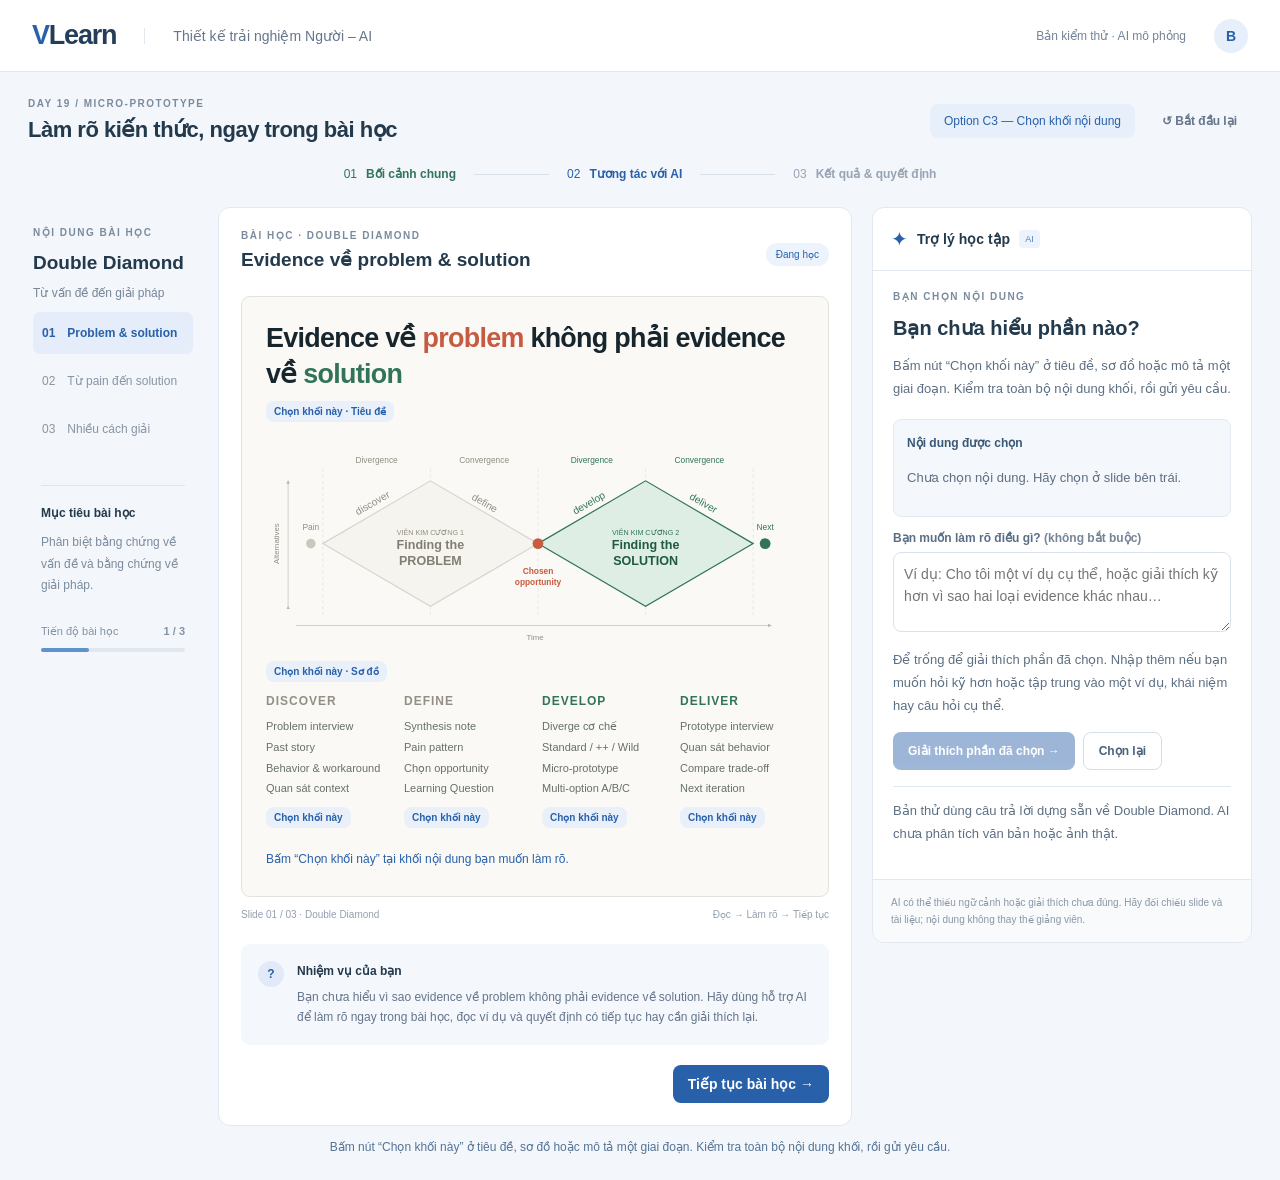
<file: prototypes/prototype_binh/prototype-c3-block.html>
<!doctype html>
<html lang="vi">
<head>
  <meta charset="UTF-8">
  <meta name="viewport" content="width=device-width, initial-scale=1">
  <title>VLearn · Option C3 — Chọn khối nội dung — Micro-prototype</title>
  <style>
:root{font-family:Segoe UI,Arial,sans-serif;color:#23394c;background:#f3f6fa;font-size:14px;--blue:#2860aa;--line:#e2e8ef;--muted:#768597}*{box-sizing:border-box}body{margin:0}button,a{-webkit-tap-highlight-color:transparent}button{font:inherit;cursor:pointer;border:0;border-radius:8px;padding:11px 15px;font-weight:600}button:focus-visible,a:focus-visible{outline:3px solid #75a9ef;outline-offset:3px}button:disabled{opacity:.45;cursor:not-allowed}[hidden]{display:none!important}.topbar{height:72px;background:white;border-bottom:1px solid var(--line);display:flex;align-items:center;padding:0 32px;gap:28px}.brand{text-decoration:none;font-size:27px;font-weight:800;color:var(--blue);letter-spacing:-1.2px}.brand span{color:#243e59}.course{border-left:1px solid var(--line);padding-left:28px;color:#65758a}.prototype-label{margin-left:auto;color:#738399;font-size:12px}.avatar{display:grid;place-items:center;width:34px;height:34px;border-radius:50%;background:#e7effb;color:var(--blue);font-weight:700}main{max-width:1600px;margin:auto;padding:26px 28px}.testbar{display:flex;justify-content:space-between;align-items:center;gap:20px;margin-bottom:24px}.eyebrow{font-size:10px;letter-spacing:1.5px;font-weight:700;color:#7b8b9e}h1{font-size:22px;margin:8px 0 0;letter-spacing:-.5px}h2{font-size:19px;margin:7px 0}h3{margin:12px 0}.test-controls{display:flex;gap:12px;align-items:center}.quiet{color:#65758a;background:transparent;font-size:12px}.steps{display:flex;justify-content:center;align-items:center;gap:18px;font-size:12px;margin:0 0 26px;color:#97a4b4}.steps span{display:flex;align-items:center;gap:9px}.steps span.current{color:var(--blue)}.steps span.finished{color:#32745a}.steps i{width:75px;height:1px;background:#d8e0e9}.workspace{display:grid;grid-template-columns:190px minmax(540px,1fr);align-items:start;gap:20px}.workspace.panel-open{grid-template-columns:170px minmax(500px,1fr) 380px}.curriculum{padding:20px 5px}.curriculum h2{margin-top:14px}.muted{color:var(--muted);font-size:12px}.lesson{display:flex;gap:12px;font-size:12px;padding:14px 9px;margin:6px 0;border-radius:7px;color:#8795a5}.lesson.active{background:#e4edf9;color:var(--blue);font-weight:600}.lesson.done{color:#5f7e77}.sidebar-note{border-top:1px solid #dce4ee;margin:35px 8px 28px;padding-top:20px;font-weight:600;font-size:12px}.sidebar-note p{line-height:1.8;color:#7c8c9d;font-weight:400}.progress-label{font-size:11px;color:#8393a5;display:flex;justify-content:space-between;padding:0 8px}.progress{height:4px;margin:10px 8px;background:#e1e7ef;border-radius:4px}.progress span{display:block;width:66%;height:100%;background:#6091cb;border-radius:4px}.learning{background:white;border:1px solid var(--line);border-radius:12px;padding:22px;min-width:0}.lesson-heading{display:flex;justify-content:space-between;align-items:center;margin-bottom:18px}.badge{font-size:10px;color:var(--blue);padding:6px 10px;background:#edf3fc;border-radius:20px}.slide{background:#faf9f5;border:1px solid #e4e2dc;border-radius:9px;padding:23px 24px 20px;transition:box-shadow .2s}.slide h3{font-size:clamp(20px,2.1vw,31px);line-height:1.35;letter-spacing:-.7px;margin:0;color:#17252d}.slide em{font-style:normal;color:#c65b42}.slide strong{color:#32745a}.slide svg{display:block;width:100%;margin:12px 0 2px;user-select:none}.stages{display:grid;grid-template-columns:repeat(4,1fr);gap:14px}.stages h4{font-size:12px;letter-spacing:1px;margin:4px 0 8px;color:#948f85}.stages div:nth-child(n+3) h4{color:#32745a}.stages p{font-size:11px;line-height:1.9;color:#667168;margin:0}.slide-footer{display:flex;justify-content:space-between;font-size:10px;color:#93a0ae;margin:12px 0 24px}.task{display:flex;gap:13px;background:#f4f7fc;border-radius:9px;padding:17px;font-size:12px;line-height:1.7}.task p{margin:5px 0 0;color:#65758a}.task-icon{background:#e2eafa;color:var(--blue);border-radius:50%;width:26px;height:26px;flex-shrink:0;display:grid;place-items:center;font-weight:700}.bottom-actions{display:flex;justify-content:flex-end;gap:9px;margin-top:20px}.primary{background:var(--blue);color:white}.primary:hover{background:#1e4d8c}.secondary{background:white;border:1px solid #d5dfea;color:#48617c}.ai-panel{background:white;border:1px solid var(--line);border-radius:12px;overflow:hidden}.panel-heading{padding:19px 18px;display:flex;align-items:center;justify-content:space-between;border-bottom:1px solid var(--line)}.panel-heading>div{display:flex;align-items:center;gap:9px}.ai-mark{color:var(--blue);font-size:20px}.ai-tag{font-size:9px;color:#5685ba;background:#edf3fc;padding:4px 6px;border-radius:4px}.icon-button{padding:0;background:transparent;color:#8291a1;font-size:24px;line-height:1;width:26px;height:26px}#panel-content{padding:20px;max-height:650px;overflow:auto;scroll-behavior:smooth}#panel-content h3{font-size:20px;line-height:1.4}#panel-content p,#panel-content li{font-size:13px;line-height:1.8;color:#5d6f82}#panel-content ul{padding-left:19px}#panel-content li{margin:7px 0}#panel-content h4{margin:20px 0 8px;font-size:14px}.panel-intro{margin:0 0 18px}.context-card{font-size:12px;background:#f4f7fb;border:1px solid #e3eaf3;border-radius:8px;padding:13px;margin:14px 0;line-height:1.7;color:#65778c}.context-card b{color:#395875}label{display:block;font-size:12px;color:#596f87;font-weight:600;margin:14px 0 7px}textarea{font:inherit;line-height:1.6;width:100%;min-height:80px;resize:vertical;border:1px solid #d9e2ee;border-radius:8px;padding:10px;color:#38536e}textarea:focus{outline:2px solid #85abe0}.panel-actions{display:flex;flex-wrap:wrap;gap:8px;margin-top:14px}.panel-actions button{font-size:12px}.ai-limit{padding:14px 18px;background:#f8fafc;color:#8b98a7;font-size:10px;line-height:1.7;border-top:1px solid var(--line)}.select-guide{font-size:12px;color:var(--blue);margin:16px 0 10px}.region-buttons{display:flex;gap:6px;flex-wrap:wrap}.region-buttons button{background:white;border:1px solid #ccdbee;color:#476d9e;font-size:10px;padding:7px}.region-buttons button.chosen{background:#2860aa;color:white}.evidence{background:#f6f8fc;border-left:3px solid #91aed4;padding:13px;font-size:13px;margin:18px 0}.source-link{font-size:11px;padding:0;color:var(--blue);background:transparent;text-align:left}.takeaway{background:#edf5f0;border:1px solid #dbeadf;padding:14px;border-radius:8px;font-size:13px;color:#32745a}.takeaway p{margin-bottom:0}.status{font-size:12px;color:#547397;min-height:24px;padding-top:14px;text-align:center}.completed{text-align:center;background:white;border:1px solid var(--line);padding:46px;border-radius:12px}.completed>span{font-size:28px;color:#32745a}.completed p{color:#718397}.completed button{margin:12px 4px}.source-highlight{box-shadow:0 0 0 3px #8bb1e4}.simulation{font-size:11px;color:#8a98a9;border-top:1px solid var(--line);padding-top:12px;margin-top:16px}@media(max-width:1100px){.workspace.panel-open{grid-template-columns:minmax(460px,1fr) 350px}.curriculum{display:none}.workspace{grid-template-columns:1fr}.testbar{align-items:flex-start;flex-direction:column}.topbar{padding:0 24px}.workspace.panel-open .slide{padding:18px}}
.variant-label{background:#e7effb;color:var(--blue);padding:10px 14px;border-radius:8px;font-size:12px;white-space:nowrap}.block-container{border-radius:6px}.block-selected{outline:2px solid #568ed0;outline-offset:4px}.block-picker{font-size:10px;padding:5px 8px;background:#e9f0fa;color:var(--blue);margin:8px 0}.block-picker.chosen{background:var(--blue);color:white}.selecting-region{cursor:crosshair;touch-action:none}.selecting-text h3,.selecting-text .stages{cursor:text}.selecting-text ::selection{background:#bcd7f7;color:#163d6b}#region-rect{pointer-events:none;fill:#2860aa22;stroke:#2860aa;stroke-width:2;stroke-dasharray:6 3;vector-effect:non-scaling-stroke}.region-preview{width:100%;height:150px;background:#faf9f5;border:1px solid #ccdbee;border-radius:5px;margin-top:10px}#selected-text{white-space:pre-line}body:not([data-variant="region"]) .region-buttons{display:none}body:not([data-variant="text"]) .text-guide,body:not([data-variant="region"]) .region-guide,body:not([data-variant="block"]) .block-guide{display:none}.prototype-list{display:grid;grid-template-columns:repeat(3,1fr);gap:20px;margin-top:30px}.prototype-card{display:block;text-decoration:none;color:#23394c;background:white;border:1px solid var(--line);border-radius:12px;padding:28px}.prototype-card:hover{border-color:#719acf}.prototype-card p{color:#758598;line-height:1.8;font-size:13px}.prototype-card .open{display:inline-block;background:var(--blue);color:white;padding:10px 15px;border-radius:7px;margin-top:12px}.directory{max-width:1100px;margin:30px auto}
/* Hai slide tiếp theo, dựng lại từ tài liệu bài học. */
.followup-slide{min-height:470px;aspect-ratio:16/9;padding:30px 32px;color:#202a25}
.followup-slide h3{font-size:clamp(23px,2.7vw,36px)}
.evidence-transition{display:grid;grid-template-columns:1fr 80px 1fr;align-items:center;gap:28px;margin:140px 10px 75px}
.slide-day{font-size:12px;letter-spacing:1px;color:#8a9087;margin-bottom:14px}
.evidence-transition h4{font-size:22px;margin:0 0 14px;color:#202a25}
.evidence-transition p{font-size:16px;line-height:1.6;color:#83867c;margin:0 0 15px}
.solution-column h4{color:#32745a}.slide-tags{display:flex;gap:7px;flex-wrap:wrap}.slide-tags span{border:1px solid #cfd2c9;padding:6px 10px;font-size:13px;color:#73796e}.solution-column .slide-tags span{background:#e8f2ec;color:#32745a;border-color:#b7cabe}
.transition-arrow{font-size:60px;font-weight:300;text-align:center;color:#313931;line-height:1}
.slide-subtitle{font-size:17px;color:#83867c;margin:10px 0 18px}.scenario{padding:13px 16px;border:1px solid #d0d3ca;background:white;font-size:15px;line-height:1.6}.scenario>span{font-size:12px;color:#8e9389;letter-spacing:.8px;margin-right:10px}
.solution-comparison{width:100%;table-layout:fixed;border-collapse:separate;border-spacing:14px 0;margin-top:50px;margin-left:-14px;width:calc(100% + 28px);font-size:13px;line-height:1.5}.solution-comparison th,.solution-comparison td{text-align:left;font-weight:400;vertical-align:top;padding:10px 0;border-bottom:1px solid #d4d8cf}.solution-comparison thead th{border-bottom:1px solid #555e53;font-size:16px;font-weight:600;padding-top:0;padding-bottom:15px}.solution-comparison th:first-child{width:16%}.solution-comparison tbody th{font-size:10px;letter-spacing:.5px;color:#8a9087}.solution-comparison tbody tr:last-child td{color:#7d8579}.mechanism-letter{font-family:Georgia,serif;font-size:22px;font-weight:400;color:#8b9387;margin-right:6px}.mini-window{border:1px solid #d0d5ca;margin-top:8px;background:#fff;min-height:96px}.window-bar{border-bottom:1px solid #d0d5ca;font-size:8px;color:#8a9676;padding:2px 7px;letter-spacing:1px;height:16px}.mini-body{padding:7px;min-height:77px;font-size:12px;font-weight:400}.mock-lines{height:10px;border-top:3px solid #e1e3da;border-bottom:3px solid #e1e3da;margin-bottom:18px}.mock-help{display:block;width:48px;margin-left:auto;text-align:center;border:1px solid #59604f;padding:3px}.mock-prompt{padding:6px 4px;border:1px solid #9aafbe;white-space:normal;font-size:11px}.mock-prompt.collaborative{background:#eaf1f8}.mock-prompt.proactive{background:#faf0d5;border-color:#c7af67}.mock-actions{display:flex;gap:5px;margin-top:5px}.mock-actions span{flex:1;border:1px solid #d0d5ca;text-align:center;color:#8b9387;padding:3px;font-size:11px}.sr-only{position:absolute;width:1px;height:1px;padding:0;margin:-1px;overflow:hidden;clip:rect(0,0,0,0);white-space:nowrap;border:0}
@media(max-width:1100px){.followup-slide{padding:24px;min-height:430px}.evidence-transition{margin-top:110px;gap:18px}.solution-comparison{margin-top:35px;font-size:12px}.solution-comparison thead th{font-size:14px}}

</style>
</head>
<body data-variant="block">
  <header class="topbar"><a class="brand" href="index.html">V<span>Learn</span></a><span class="course">Thiết kế trải nghiệm Người – AI</span><span class="prototype-label">Bản kiểm thử · AI mô phỏng</span><div class="avatar">B</div></header>
  <main>
    <section class="testbar" aria-label="Micro-prototype Option C">
      <div><div class="eyebrow">DAY 19 / MICRO-PROTOTYPE</div><h1>Làm rõ kiến thức, ngay trong bài học</h1></div>
      <div class="test-controls"><span class="variant-label">Option C3 — Chọn khối nội dung</span><button id="reset" class="quiet">↺ Bắt đầu lại</button></div>
    </section>
    <div class="steps" aria-label="Tiến trình"><span data-step="1">01 <b>Bối cảnh chung</b></span><i></i><span data-step="2">02 <b>Tương tác với AI</b></span><i></i><span data-step="3">03 <b>Kết quả & quyết định</b></span></div>
    <div class="workspace panel-open">
      <aside class="curriculum"><div class="eyebrow">NỘI DUNG BÀI HỌC</div><h2>Double Diamond</h2><p class="muted">Từ vấn đề đến giải pháp</p><div class="lesson active" data-lesson="0">01 <span>Problem & solution</span></div><div class="lesson" data-lesson="1">02 <span>Từ pain đến solution</span></div><div class="lesson" data-lesson="2">03 <span>Nhiều cách giải</span></div><div class="sidebar-note">Mục tiêu bài học<p>Phân biệt bằng chứng về vấn đề và bằng chứng về giải pháp.</p></div><div class="progress-label">Tiến độ bài học <b id="lesson-progress">1 / 3</b></div><div class="progress"><span id="lesson-progress-bar" style="width:33.33%"></span></div></aside>
      <section class="learning">
        <div id="lesson-content">
        <div class="lesson-heading"><div><div class="eyebrow">BÀI HỌC · DOUBLE DIAMOND</div><h2 id="lesson-heading-title">Evidence về problem & solution</h2></div><span class="badge">Đang học</span></div>
        <div id="slide" class="slide">
          <div id="title-block" class="block-container"><h3 id="slide-title">Evidence về <em>problem</em> không phải evidence về <strong>solution</strong></h3><button data-block="title-block" class="block-picker" hidden>Chọn khối này · Tiêu đề</button></div>
          <div id="diagram-block" class="block-container"><svg id="diagram" viewBox="0 0 900 350" role="img" aria-labelledby="diagram-title diagram-desc">
            <title id="diagram-title">Sơ đồ Double Diamond</title><desc id="diagram-desc">Discover mở rộng và Define thu hẹp để tìm đúng vấn đề; tại Chosen opportunity chuyển sang Develop mở rộng và Deliver thu hẹp để tìm đúng giải pháp.</desc>
            <defs><marker id="arrow" markerWidth="7" markerHeight="7" refX="5" refY="3" orient="auto"><path d="M0,0 L6,3 L0,6" fill="#b5b5ab"/></marker></defs>
            <g stroke="#dedbd3" stroke-dasharray="5 5"><path d="M95 45V290M275 45V290M455 45V290M635 45V290M815 45V290"/></g>
            <path d="M95 170 275 65 455 170 275 275Z" fill="#f6f4ef" stroke="#d8d5cd" stroke-width="2"/><path d="M455 170 635 65 815 170 635 275Z" fill="#deeee4" stroke="#32745a" stroke-width="2"/>
            <g font-size="14" text-anchor="middle" fill="#918d82"><text x="185" y="35">Divergence</text><text x="365" y="35">Convergence</text></g><g font-size="14" text-anchor="middle" fill="#32745a"><text x="545" y="35">Divergence</text><text x="725" y="35">Convergence</text></g>
            <g font-size="17" text-anchor="middle"><text x="181" y="107" fill="#918d82" transform="rotate(-30 181 107)">discover</text><text x="363" y="107" fill="#918d82" transform="rotate(30 363 107)">define</text><text x="543" y="107" fill="#32745a" transform="rotate(-30 543 107)">develop</text><text x="729" y="107" fill="#32745a" transform="rotate(30 729 107)">deliver</text></g>
            <g text-anchor="middle"><text x="275" y="155" font-size="12" fill="#918d82">VIÊN KIM CƯƠNG 1</text><text x="275" y="179" font-size="21" fill="#827e74" font-weight="600">Finding the</text><text x="275" y="205" font-size="21" fill="#827e74" font-weight="600">PROBLEM</text><text x="635" y="155" font-size="12" fill="#32745a">VIÊN KIM CƯƠNG 2</text><text x="635" y="179" font-size="21" fill="#205944" font-weight="600">Finding the</text><text x="635" y="205" font-size="21" fill="#205944" font-weight="600">SOLUTION</text></g>
            <circle cx="75" cy="170" r="8" fill="#ccc7bc"/><text x="75" y="147" font-size="14" text-anchor="middle" fill="#918d82">Pain</text><circle cx="455" cy="170" r="9" fill="#c85b40"/><text x="455" y="220" font-size="14" text-anchor="middle" fill="#c85b40" font-weight="600">Chosen</text><text x="455" y="239" font-size="14" text-anchor="middle" fill="#c85b40" font-weight="600">opportunity</text><circle cx="835" cy="170" r="9" fill="#32745a"/><text x="835" y="147" font-size="14" text-anchor="middle" fill="#32745a">Next</text>
            <path d="M50 307H845" stroke="#b5b5ab" marker-end="url(#arrow)"/><text x="450" y="331" text-anchor="middle" font-size="13" fill="#918d82">Time</text><path d="M37 275V65" stroke="#b5b5ab" marker-start="url(#arrow)" marker-end="url(#arrow)"/><text x="22" y="170" transform="rotate(-90 22 170)" text-anchor="middle" font-size="13" fill="#918d82">Alternatives</text>
            <rect id="region-rect" style="display:none"/>
          </svg><button data-block="diagram-block" class="block-picker" hidden>Chọn khối này · Sơ đồ</button></div>
          <div class="stages"><div id="discover-block" class="block-container"><h4>DISCOVER</h4><p>Problem interview<br>Past story<br>Behavior & workaround<br>Quan sát context</p><button data-block="discover-block" class="block-picker" hidden>Chọn khối này</button></div><div id="define-block" class="block-container"><h4>DEFINE</h4><p>Synthesis note<br>Pain pattern<br>Chọn opportunity<br>Learning Question</p><button data-block="define-block" class="block-picker" hidden>Chọn khối này</button></div><div id="develop-block" class="block-container"><h4>DEVELOP</h4><p>Diverge cơ chế<br>Standard / ++ / Wild<br>Micro-prototype<br>Multi-option A/B/C</p><button data-block="develop-block" class="block-picker" hidden>Chọn khối này</button></div><div id="deliver-block" class="block-container"><h4>DELIVER</h4><p>Prototype interview<br>Quan sát behavior<br>Compare trade-off<br>Next iteration</p><button data-block="deliver-block" class="block-picker" hidden>Chọn khối này</button></div></div>
          <div id="selection-tools" hidden>
            <p class="select-guide text-guide">Bôi đen phần chữ chưa hiểu ở tiêu đề hoặc mô tả giai đoạn.</p>
            <p class="select-guide region-guide">Kéo chuột trên sơ đồ để khoanh vùng. Hoặc chọn một vùng nhanh:</p>
            <p class="select-guide block-guide">Bấm “Chọn khối này” tại khối nội dung bạn muốn làm rõ.</p>
            <div class="region-buttons"><button data-region="all">Toàn bộ sơ đồ</button><button data-region="problem">Discover → Define</button><button data-region="opportunity">Chosen opportunity</button><button data-region="solution">Develop → Deliver</button></div>
          </div>
        </div>
        <section id="lesson-slide-2" class="slide followup-slide" hidden aria-labelledby="pain-solution-title">
          <h3 id="pain-solution-title">Ta đã hiểu <em>pain</em>. Bây giờ đến lượt <strong>solution</strong></h3>
          <div class="evidence-transition">
            <div><div class="slide-day">DAY 17</div><h4>Problem evidence</h4><p>Tìm evidence về người dùng, tình huống và pain.</p><div class="slide-tags"><span>story</span><span>behavior</span><span>workaround</span></div></div>
            <div class="transition-arrow" aria-label="Chuyển từ problem evidence sang solution evidence">⟶</div>
            <div class="solution-column"><div class="slide-day">DAY 18</div><h4>Solution evidence?</h4><p>Khám phá các cách giải và tìm evidence cho bước tiếp theo.</p><div class="slide-tags"><span>options</span><span>experiment</span></div></div>
          </div>
        </section>
        <section id="lesson-slide-3" class="slide followup-slide" hidden aria-labelledby="many-solutions-title">
          <h3 id="many-solutions-title">Cùng một <em>pain</em> có thể dẫn tới nhiều cách giải</h3>
          <p class="slide-subtitle">Cách nào phù hợp hơn — và trong điều kiện nào?</p>
          <div class="scenario"><span>TÌNH HUỐNG</span> Người học vừa trả lời sai lần thứ hai và không biết tiếp tục thế nào.</div>
          <table class="solution-comparison">
            <caption class="sr-only">So sánh ba cơ chế hỗ trợ trong tình huống người học trả lời sai hai lần</caption>
            <thead><tr><th scope="col"></th><th scope="col"><span class="mechanism-letter">A</span> User-led<div class="mini-window" aria-hidden="true"><div class="window-bar">● ● ●</div><div class="mini-body"><div class="mock-lines"></div><span class="mock-help">Help</span></div></div></th><th scope="col"><span class="mechanism-letter">B</span> Collaborative<div class="mini-window" aria-hidden="true"><div class="window-bar">● ● ●</div><div class="mini-body"><div class="mock-prompt collaborative">“Bạn đang lẫn hai công thức?”</div><div class="mock-actions"><span>Đúng</span><span>Không</span></div></div></div></th><th scope="col"><span class="mechanism-letter">C</span> Proactive<div class="mini-window" aria-hidden="true"><div class="window-bar">● ● ●</div><div class="mini-body"><div class="mock-prompt proactive">Sai 2 lần → ôn lại phần này?</div><div class="mock-actions"><span>Xem</span><span>Bỏ qua</span></div></div></div></th></tr></thead>
            <tbody><tr><th scope="row">TRIGGER</th><td>Learner tự mở Help</td><td>AI hỏi khi thấy dấu hiệu</td><td>AI tự phát hiện, tự mở</td></tr><tr><th scope="row">USER QUYẾT GÌ</th><td>Chọn loại trợ giúp</td><td>Xác nhận hoặc sửa chẩn đoán</td><td>Duyệt, bỏ qua hoặc sửa</td></tr><tr><th scope="row">ĐÁNH ĐỔI</th><td>Phải tự biết mình cần gì</td><td>Thêm một bước hỏi–đáp</td><td>Dễ gián đoạn, dễ bị nghi</td></tr></tbody>
          </table>
        </section>
        <div class="slide-footer"><span id="slide-counter">Slide 01 / 03 · Double Diamond</span><span>Đọc → Làm rõ → Tiếp tục</span></div>
        <div id="task" class="task"><span class="task-icon">?</span><div><b>Nhiệm vụ của bạn</b><p>Bạn chưa hiểu vì sao evidence về problem không phải evidence về solution. Hãy dùng hỗ trợ AI để làm rõ ngay trong bài học, đọc ví dụ và quyết định có tiếp tục hay cần giải thích lại.</p></div></div>
        <div class="bottom-actions"><button id="previous-slide" class="secondary" hidden>← Slide trước</button><button id="continue" class="primary">Tiếp tục bài học →</button></div>
        </div>
        <section id="completed" class="completed" hidden><span>✓</span><h2>Bạn đã hoàn thành 3 slide</h2><p>Điểm kết thúc của lượt thử. Bạn có thể xem lại nội dung hoặc bắt đầu lại cho lượt thử tiếp theo.</p><button id="review-slides" class="secondary">← Xem lại slide cuối</button><button id="restart-complete" class="primary">Bắt đầu lại lượt này</button></section>
      </section>
      <aside id="ai-panel" class="ai-panel" aria-label="Hỗ trợ AI"><div class="panel-heading"><div><span class="ai-mark">✦</span><b>Trợ lý học tập</b><span class="ai-tag">AI</span></div></div><div id="panel-content"></div><div class="ai-limit">AI có thể thiếu ngữ cảnh hoặc giải thích chưa đúng. Hãy đối chiếu slide và tài liệu; nội dung không thay thế giảng viên.</div></aside>
    </div>
    <div id="status" class="status" role="status" aria-live="polite"></div>
  </main>
  <template id="answer-template"><div class="answer">
    <div class="eyebrow">GIẢI THÍCH NGẮN</div><h3>Double Diamond</h3>
    <p>Double Diamond là mô hình thiết kế giúp nhóm đi từ việc tìm hiểu nhu cầu thực tế của người dùng đến phát triển và kiểm chứng giải pháp. Mô hình gồm hai “viên kim cương”, đại diện cho hai mục tiêu chính: tìm đúng vấn đề và tìm đúng giải pháp.</p>
    <p>Trong mỗi viên kim cương, nhóm sử dụng hai cách tư duy:</p><ul><li><b>Divergence – Mở rộng:</b> Thu thập nhiều thông tin, góc nhìn hoặc phương án khác nhau.</li><li><b>Convergence – Thu hẹp:</b> Phân tích bằng chứng, so sánh và lựa chọn hướng phù hợp nhất.</li></ul>
    <h4>Viên kim cương 1 – Tìm đúng vấn đề</h4><ul><li><b>Discover – Khám phá:</b> Nhóm tìm hiểu trải nghiệm thực tế của người dùng thông qua phỏng vấn, quan sát hành vi, bối cảnh và các cách xử lý hiện tại. Mục tiêu là thu thập bằng chứng thay vì vội đưa ra giải pháp.</li><li><b>Define – Xác định:</b> Nhóm tổng hợp các bằng chứng đã thu thập, tìm pain pattern và lựa chọn vấn đề quan trọng cần giải quyết. Kết quả là một Hypothesis Problem rõ ràng về người dùng, tình huống, nhiệm vụ và khó khăn.</li></ul>
    <h4>Viên kim cương 2 – Tìm đúng giải pháp</h4><ul><li><b>Develop – Phát triển:</b> Nhóm tạo nhiều solution hypotheses khác nhau cho cùng một vấn đề. Các phương án cần khác nhau về cơ chế giải quyết, vai trò của người dùng và AI hoặc thời điểm hỗ trợ, thay vì chỉ khác màu sắc và giao diện.</li><li><b>Deliver – Kiểm chứng:</b> Nhóm đưa các prototype cho người dùng thử, quan sát hành vi và so sánh trade-off giữa các phương án. Kết quả thử nghiệm giúp nhóm xác định thay đổi tiếp theo và những giả định vẫn chưa được chứng minh.</li></ul>
    <div class="evidence"><b>Vì sao hai loại evidence khác nhau?</b><p>Evidence về problem cho thấy người dùng gặp khó khăn gì và trong bối cảnh nào. Evidence về solution cho thấy một phương án cụ thể có giúp họ hay không. Việc quan sát học viên phải chuyển tab chưa chứng minh rằng hỗ trợ AI sẽ hiệu quả; cần thử prototype và quan sát hành vi sử dụng.</p><button class="source-link" id="source">↗ Đối chiếu sơ đồ và Chosen opportunity</button></div>
    <div class="eyebrow">VÍ DỤ MINH HỌA</div><p>Nhóm quan sát thấy học viên thường phải chuyển tab, chụp màn hình hoặc ghi lại nội dung khi gặp phần chưa hiểu trong bài giảng (<b>Discover</b>). Nhóm xác định việc rời khỏi bài học làm gián đoạn luồng học và khiến kiến thức chưa hiểu tích tụ (<b>Define</b>).</p><p>Sau đó, nhóm tạo ba cơ chế hỗ trợ AI: học viên yêu cầu thêm ví dụ, AI phát hiện việc dừng lâu và đề nghị hỗ trợ, hoặc học viên chọn trực tiếp phần chưa hiểu để yêu cầu giải thích (<b>Develop</b>). Cuối cùng, nhóm cho học viên thử cả ba phương án, quan sát khả năng hoàn thành nhiệm vụ và so sánh mức độ chủ động, chính xác và dễ kiểm soát của từng phương án (<b>Deliver</b>).</p>
    <div class="takeaway"><b>Ý chính cần nhớ</b><p>Double Diamond giúp nhóm tránh chọn giải pháp quá sớm. Nhóm cần mở rộng và thu hẹp để tìm đúng vấn đề trước, sau đó tiếp tục mở rộng và thu hẹp để tìm, thử nghiệm và cải thiện giải pháp phù hợp.</p></div>
  </div></template>
  <script>
'use strict';
const $ = selector => document.querySelector(selector);
const $$ = selector => [...document.querySelectorAll(selector)];
const variant = document.body.dataset.variant;
const labels = { text: 'C1 · Chọn văn bản', region: 'C2 · Khoanh vùng sơ đồ', block: 'C3 · Chọn khối nội dung' };
const instructions = {
  text: 'Bôi đen một đoạn văn bản trong slide bên trái (ví dụ tiêu đề hoặc mô tả giai đoạn). Kiểm tra phần được chọn, rồi gửi yêu cầu.',
  region: 'Nhấn giữ và kéo chuột trên sơ đồ bên trái để khoanh phần chưa hiểu. Kiểm tra ảnh vùng chọn, rồi gửi yêu cầu. Bạn cũng có thể dùng nút chọn vùng nhanh.',
  block: 'Bấm nút “Chọn khối này” ở tiêu đề, sơ đồ hoặc mô tả một giai đoạn. Kiểm tra toàn bộ nội dung khối, rồi gửi yêu cầu.'
};
const questionHint = 'Ví dụ: Cho tôi một ví dụ cụ thể, hoặc giải thích kỹ hơn vì sao hai loại evidence khác nhau…';
let step = 2, selected = '', question = '', selectionBox = null, dragStart = null, previousBox = null, activePointer = null;
let lessonIndex = 0;
const lessonTitles = ['Evidence về problem & solution', 'Từ pain đến solution', 'Cùng một pain, nhiều cách giải'];
function status(message) { $('#status').textContent = message; }
function bind(id, action) { const el = document.getElementById(id); if (el) el.onclick = action; }
function showPanel() {
  $('#ai-panel').hidden = false;
  $('.workspace').classList.add('panel-open');
}
function updateSteps() {
  $$('[data-step]').forEach(el => { const n = Number(el.dataset.step); el.classList.toggle('current', n === step); el.classList.toggle('finished', n < step); });
}
function selectionEnabled() { return lessonIndex === 0 && step === 2 && !$('#ai-panel').hidden; }
function selectionUI(enabled) {
  $('#selection-tools').hidden = !enabled;
  $('#slide').classList.toggle('selecting-text', enabled && variant === 'text');
  $('#diagram').classList.toggle('selecting-region', enabled && variant === 'region');
  $$('[data-block]').forEach(el => { el.hidden = !(enabled && variant === 'block'); });
}
function clearSelection() {
  selected = ''; selectionBox = null; dragStart = null;
  window.getSelection()?.removeAllRanges();
  $$('[data-region], [data-block]').forEach(el => { el.classList.remove('chosen'); el.setAttribute('aria-pressed', 'false'); });
  $$('.block-selected').forEach(el => el.classList.remove('block-selected'));
  drawBox(); updateSelection();
}
function reset() {
  step = 2; lessonIndex = 0; question = ''; clearSelection();
  $('.workspace').hidden = false; $('#completed').hidden = true;
  $('#slide').classList.remove('source-highlight');
  renderLesson(); returnToSelection();
}
function returnToSelection() {
  step = 2;
  showPanel(); selectionUI(true); updateSteps(); renderInteraction(); status(instructions[variant]);
}
function renderInteraction() {
  const content = $('#panel-content');
  content.innerHTML = `<div class="eyebrow">BẠN CHỌN NỘI DUNG</div><h3>Bạn chưa hiểu phần nào?</h3><p id="interaction-guide" class="panel-intro"></p><div id="selected-content" class="context-card"><b>Nội dung được chọn</b><p id="selected-text"></p><div id="selection-preview"></div></div><label for="question">Bạn muốn làm rõ điều gì? <span class="muted">(không bắt buộc)</span></label><textarea id="question" aria-describedby="question-help" autocomplete="off"></textarea><p id="question-help" class="muted">Để trống để giải thích phần đã chọn. Nhập thêm nếu bạn muốn hỏi kỹ hơn hoặc tập trung vào một ví dụ, khái niệm hay câu hỏi cụ thể.</p><div class="panel-actions"><button id="explain-selection" class="primary">Giải thích phần đã chọn →</button><button id="clear-selection" class="secondary">Chọn lại</button></div><p class="simulation">Bản thử dùng câu trả lời dựng sẵn về Double Diamond. AI chưa phân tích văn bản hoặc ảnh thật.</p>`;
  $('#question').placeholder = questionHint;
  $('#interaction-guide').textContent = instructions[variant]; $('#question').value = question;
  $('#question').oninput = e => { question = e.target.value; updateSelection(); };
  bind('explain-selection', () => { if (selected) showAnswer(); });
  bind('clear-selection', () => { clearSelection(); status('Đã bỏ lựa chọn. Hãy chọn lại nội dung trong slide.'); });
  updateSelection(); content.scrollTop = 0;
}
function updateSelection() {
  if (!$('#selected-text')) return;
  $('#selected-text').textContent = selected || 'Chưa chọn nội dung. Hãy chọn ở slide bên trái.';
  $('#explain-selection').disabled = !selected;
  $('#explain-selection').textContent = question.trim() ? 'Gửi câu hỏi về phần đã chọn →' : 'Giải thích phần đã chọn →';
  const preview = $('#selection-preview'); preview.replaceChildren();
  if (variant === 'region' && selectionBox) preview.append(regionPreview());
}
function choose(text) {
  if (!selectionEnabled()) return;
  selected = text.trim(); updateSelection(); status('Đã chọn nội dung. Kiểm tra phạm vi và bấm “Giải thích phần đã chọn”.');
}
function regionPreview() {
  const preview = $('#diagram').cloneNode(true);
  preview.removeAttribute('id'); preview.classList.remove('selecting-region');
  preview.querySelectorAll('defs, title, desc, #region-rect').forEach(el => el.remove());
  preview.querySelectorAll('[id]').forEach(el => el.removeAttribute('id'));
  preview.querySelectorAll('[marker-start], [marker-end]').forEach(el => { el.removeAttribute('marker-start'); el.removeAttribute('marker-end'); });
  preview.removeAttribute('aria-labelledby'); preview.setAttribute('aria-label', 'Ảnh vùng sơ đồ đã chọn');
  const {x,y,w,h} = selectionBox; preview.setAttribute('viewBox', `${x} ${y} ${w} ${h}`);
  preview.classList.add('region-preview'); return preview;
}
// Chọn phản hồi dựng sẵn theo trọng tâm, không tự điền câu hỏi cho học viên.
function focusedAnswer(request) {
  const intent = request.trim().toLowerCase().normalize('NFD').replace(/[\u0300-\u036f]/g, '').replace(/đ/g, 'd');
  if (!intent) return null;
  if (/vi du|minh hoa|example/.test(intent)) return {
    title: 'Ví dụ cụ thể về hai loại evidence',
    text: 'Nhóm quan sát một học viên phải chuyển tab ba lần để tìm lời giải thích cho slide: đây là evidence về problem, cho thấy luồng học bị gián đoạn. Khi thử prototype chọn nội dung, học viên đọc lời giải thích, phân biệt được hai loại evidence và tiếp tục ngay trong bài: đây là evidence về solution từ lượt thử. Cần quan sát thêm nhiều học viên trước khi kết luận giải pháp hiệu quả.'
  };
  if (/cau hoi.*(kiem tra|on tap|tu kiem tra)|(?:kiem tra|on tap).*cau hoi|quiz/.test(intent)) return {
    title: 'Câu hỏi tự kiểm tra',
    text: '1. Quan sát học viên thường xuyên chuyển tab là evidence về problem hay solution? Vì sao?\n2. Cần quan sát điều gì khi học viên thử hỗ trợ AI để kiểm chứng giải pháp?\nGợi ý đáp án: (1) Problem, vì thể hiện khó khăn hiện tại. (2) Quan sát học viên có tự chọn đúng nội dung, hiểu lời giải thích và tiếp tục bài học được hay không.'
  };
  const stages = [
    ['discover', 'Discover — Khám phá', 'Tìm hiểu trải nghiệm thực tế qua phỏng vấn, quan sát hành vi, bối cảnh và cách xử lý hiện tại. Chưa chọn giải pháp; cần bằng chứng về khó khăn của người học.'],
    ['define', 'Define — Xác định', 'Tổng hợp bằng chứng để tìm pain pattern và chọn vấn đề quan trọng. Hypothesis Problem mô tả rõ người dùng, tình huống, nhiệm vụ và khó khăn; chưa khẳng định một giải pháp sẽ hiệu quả.'],
    ['develop', 'Develop — Phát triển', 'Tạo nhiều giả thuyết giải pháp cho cùng vấn đề. Ba cách chọn nội dung ở C1/C2/C3 là các biến thể có thể đưa vào prototype để so sánh độ chính xác của phạm vi chọn và khả năng kiểm soát.'],
    ['deliver', 'Deliver — Kiểm chứng', 'Cho người học thử prototype, quan sát hành vi và so sánh trade-off. Kết quả giúp kiểm chứng giả định về giải pháp và chọn thay đổi tiếp theo; một lượt thử chưa đủ để kết luận chung.']
  ];
  const matches = stages.filter(([name]) => intent.includes(name));
  if (matches.length === 1) return { title: matches[0][1], text: matches[0][2] };
  if (/chosen opportunity|chon opportunity|co hoi/.test(intent)) return {
    title: 'Chosen opportunity nằm ở đâu?',
    text: 'Đây là điểm chuyển từ Define sang Develop: nhóm đã thu hẹp bằng chứng để chọn vấn đề hoặc cơ hội cần giải quyết, rồi mở rộng các phương án giải pháp. Chọn cơ hội chưa chứng minh một giải pháp cụ thể sẽ hiệu quả.'
  };
  return {
    title: 'Làm rõ thêm nội dung đã chọn',
    text: 'Evidence về problem trả lời “Người học đang gặp khó khăn gì?”, còn evidence về solution trả lời “Phương án này có giúp người học không?”. Double Diamond tách hai việc: Discover và Define giúp tìm đúng vấn đề; Develop và Deliver giúp tạo và thử giải pháp. Biết người học phải chuyển tab chỉ là cơ sở để đề xuất hỗ trợ AI; hiệu quả của hỗ trợ cần được kiểm chứng qua prototype.'
  };
}
function showAnswer(simple = false) {
  step = 3; selectionUI(false); showPanel(); updateSteps();
  const content = $('#panel-content'); content.replaceChildren();
  const context = document.createElement('div'); context.className = 'context-card';
  const label = document.createElement('b'); label.textContent = 'Ngữ cảnh đã dùng · Slide 01';
  const text = document.createElement('p'); text.textContent = `Phần chọn: ${selected}\n${question.trim() ? 'Yêu cầu thêm: ' + question.trim() : 'Yêu cầu: Giải thích phần đã chọn'}`;
  text.style.whiteSpace = 'pre-line'; context.append(label,text);
  if (variant === 'region' && selectionBox) context.append(regionPreview());
  content.append(context);
  const focus = focusedAnswer(question);
  if (focus) {
    const focused = document.createElement('div'); focused.className = 'evidence';
    const heading = document.createElement('b'); heading.textContent = focus.title;
    const explanation = document.createElement('p'); explanation.textContent = focus.text; explanation.style.whiteSpace = 'pre-line';
    focused.append(heading, explanation); content.append(focused);
  }
  if (simple) {
    const revised = document.createElement('div'); revised.className = 'evidence';
    revised.innerHTML = '<b>Cách diễn đạt đơn giản hơn</b><p>Hãy nghĩ đến hai câu hỏi: “Học viên đang gặp khó khăn gì?” (problem) và “Cách hỗ trợ này có giúp họ không?” (solution). Chuyển tab là dấu hiệu của khó khăn; thử AI và quan sát người học mới giúp kiểm chứng giải pháp.</p>';
    content.append(revised);
  }
  content.append($('#answer-template').content.cloneNode(true));
  const actions = document.createElement('div'); actions.className = 'panel-actions';
  actions.innerHTML = '<button id="again" class="secondary">Giải thích lại</button><button id="edit" class="secondary">Sửa yêu cầu</button><button id="change-selection" class="secondary">Đổi phần chọn</button><button id="approve" class="primary">Đã hiểu · Tiếp tục →</button><button id="undo" class="secondary">Hủy kết quả · Quay lại</button>';
  content.append(actions);
  bind('source', () => { $('#slide').classList.add('source-highlight'); $('#slide').scrollIntoView({behavior:'smooth',block:'center'}); status('Đối chiếu slide: Chosen opportunity nối Define với Develop.'); });
  bind('again', () => { showAnswer(true); status('Đã hiển thị cách diễn đạt đơn giản hơn, kèm nội dung đối chiếu.'); });
  bind('edit', editRequest); bind('approve', advanceLesson);
  bind('change-selection', () => { clearSelection(); returnToSelection(); });
  bind('undo', () => { returnToSelection(); status('Đã hủy kết quả. Bạn có thể chọn lại nội dung hoặc gửi lại yêu cầu.'); });
  content.scrollTop = 0; status('Đọc giải thích và đối chiếu slide. Bạn quyết định sửa, hủy hoặc tiếp tục.');
}
function editRequest() {
  const content = $('#panel-content');
  content.innerHTML = '<div class="eyebrow">SỬA YÊU CẦU</div><h3>Bạn cần làm rõ thêm điều gì?</h3><label for="edited-question">Câu hỏi của bạn (không bắt buộc)</label><textarea id="edited-question" autocomplete="off"></textarea><p class="muted">Bạn có thể xóa câu hỏi để trở về giải thích chung cho phần đã chọn.</p><p class="simulation">Bản thử dùng phản hồi dựng sẵn theo trọng tâm: ví dụ, giai đoạn, câu hỏi tự kiểm tra hoặc giải thích thêm về hai loại evidence.</p><div class="panel-actions"><button id="send-edit" class="primary">Gửi yêu cầu đã sửa</button><button id="cancel-edit" class="secondary">Hủy sửa</button></div>';
  $('#edited-question').placeholder = questionHint;
  $('#edited-question').value = question;
  bind('send-edit', () => { question = $('#edited-question').value.trim(); showAnswer(); });
  bind('cancel-edit', () => showAnswer()); $('#edited-question').focus();
}
function renderLesson() {
  $('.workspace').hidden = false; $('#completed').hidden = true;
  $('#lesson-content').hidden = false;
  $('.steps').hidden = lessonIndex !== 0;
  $('#slide').hidden = lessonIndex !== 0;
  $('#lesson-slide-2').hidden = lessonIndex !== 1;
  $('#lesson-slide-3').hidden = lessonIndex !== 2;
  $('#lesson-heading-title').textContent = lessonTitles[lessonIndex];
  $('#slide-counter').textContent = `Slide 0${lessonIndex + 1} / 03 · Double Diamond`;
  $('#lesson-progress').textContent = `${lessonIndex + 1} / 3`;
  $('#lesson-progress-bar').style.width = `${(lessonIndex + 1) / 3 * 100}%`;
  $$('[data-lesson]').forEach(el => { const n = Number(el.dataset.lesson); el.classList.toggle('active', n === lessonIndex); el.classList.toggle('done', n < lessonIndex); });
  $('#previous-slide').hidden = lessonIndex === 0;
  $('#task').hidden = lessonIndex !== 0;
  $('#continue').hidden = false;
  $('#continue').textContent = lessonIndex === 2 ? 'Hoàn thành bài học ✓' : 'Tiếp tục bài học →';
}
function navigateLesson(index) {
  lessonIndex = Math.max(0, Math.min(2, index));
  showPanel(); selectionUI(false); renderLesson();
  if (lessonIndex === 0) {
    if (step === 3 && selected) showAnswer();
    else returnToSelection();
  } else renderContinuationPanel();
  status(`Slide ${lessonIndex + 1} / 3 · ${lessonTitles[lessonIndex]}`);
  $('.learning').scrollIntoView({behavior:'smooth', block:'start'});
}
function renderContinuationPanel() {
  const content = $('#panel-content');
  content.innerHTML = '<div class="eyebrow">BỐI CẢNH BÀI HỌC</div><h3 id="current-slide-name"></h3><p class="panel-intro">Trợ lý học tập vẫn ở đây. Để chọn nội dung cần giải thích trong sơ đồ Double Diamond, bạn có thể quay lại slide đầu.</p><button id="return-to-diamond" class="secondary">← Quay lại Double Diamond</button>';
  $('#current-slide-name').textContent = lessonTitles[lessonIndex];
  if (selected) {
    const context = document.createElement('div'); context.className = 'context-card';
    const label = document.createElement('b'); label.textContent = 'Phần đã chọn ở slide Double Diamond';
    const text = document.createElement('p'); text.textContent = selected;
    context.append(label,text); content.append(context);
  }
  bind('return-to-diamond', () => navigateLesson(0)); content.scrollTop = 0;
}
function advanceLesson() {
  if (lessonIndex < 2) navigateLesson(lessonIndex + 1);
  else complete();
}
function complete() { selectionUI(false); showPanel(); $('#lesson-content').hidden = true; $('.steps').hidden = true; $('#completed').hidden = false; status(`Đã hoàn thành 3 slide · ${labels[variant]}.`); }
function captureText() {
  if (variant !== 'text' || !selectionEnabled()) return;
  const selection = window.getSelection();
  if (selection && selection.rangeCount && $('#slide').contains(selection.anchorNode) && $('#slide').contains(selection.focusNode) && !$('#selection-tools').contains(selection.anchorNode)) {
    const text = selection.toString().trim(); if (text) choose(text);
  }
}
$('#slide').addEventListener('mouseup', captureText); $('#slide').addEventListener('keyup', captureText);
function point(event) {
  const r = $('#diagram').getBoundingClientRect();
  return {x: Math.max(0,Math.min(900,(event.clientX-r.left)/r.width*900)), y: Math.max(0,Math.min(350,(event.clientY-r.top)/r.height*350))};
}
function drawBox() {
  const rect = $('#region-rect'); rect.style.display = selectionBox ? '' : 'none';
  if (selectionBox) Object.entries({x:selectionBox.x,y:selectionBox.y,width:selectionBox.w,height:selectionBox.h}).forEach(([key,value]) => rect.setAttribute(key,value));
}
function regionLabel() {
  const mid = selectionBox.x + selectionBox.w/2;
  const area = selectionBox.x < 390 && selectionBox.x + selectionBox.w > 520 ? 'Double Diamond' : mid < 390 ? 'Discover / Define' : mid > 520 ? 'Develop / Deliver' : 'Chosen opportunity';
  return `Vùng sơ đồ ${area} · ${Math.round(selectionBox.w)} × ${Math.round(selectionBox.h)} (tọa độ slide)`;
}
$('#diagram').addEventListener('pointerdown', event => {
  if (variant !== 'region' || !selectionEnabled() || event.button !== 0) return;
  event.preventDefault(); previousBox = selectionBox; dragStart = point(event); activePointer = event.pointerId;
  $('#diagram').setPointerCapture(event.pointerId);
});
$('#diagram').addEventListener('pointermove', event => {
  if (!dragStart || event.pointerId !== activePointer) return;
  const end = point(event); selectionBox = {x:Math.min(dragStart.x,end.x),y:Math.min(dragStart.y,end.y),w:Math.abs(end.x-dragStart.x),h:Math.abs(end.y-dragStart.y)}; drawBox();
});
$('#diagram').addEventListener('pointerup', event => {
  if (!dragStart || event.pointerId !== activePointer) return;
  const end = point(event); selectionBox = {x:Math.min(dragStart.x,end.x),y:Math.min(dragStart.y,end.y),w:Math.abs(end.x-dragStart.x),h:Math.abs(end.y-dragStart.y)};
  dragStart = null; activePointer = null;
  if (selectionBox.w < 12 || selectionBox.h < 12) { selectionBox = previousBox; drawBox(); status('Vùng chọn quá nhỏ. Hãy nhấn giữ và kéo chuột để khoanh vùng rõ hơn.'); return; }
  $$('[data-region]').forEach(el => { el.classList.remove('chosen'); el.setAttribute('aria-pressed','false'); }); drawBox(); choose(regionLabel());
});
$('#diagram').addEventListener('pointercancel', () => { dragStart = null; activePointer = null; selectionBox = previousBox; drawBox(); });
const presets = { problem: {x:90,y:45,w:365,h:245}, opportunity: {x:395,y:140,w:120,h:115}, solution: {x:455,y:45,w:365,h:245}, all: {x:45,y:20,w:810,h:315} };
$$('[data-region]').forEach(el => el.onclick = () => {
  if (variant !== 'region' || !selectionEnabled()) return;
  selectionBox = {...presets[el.dataset.region]};
  $$('[data-region]').forEach(btn => { const chosen = btn === el; btn.classList.toggle('chosen', chosen); btn.setAttribute('aria-pressed', String(chosen)); }); drawBox(); choose(regionLabel());
});
$$('[data-block]').forEach(el => el.onclick = () => {
  if (variant !== 'block' || !selectionEnabled()) return;
  const block = document.getElementById(el.dataset.block);
  $$('.block-selected').forEach(node => node.classList.remove('block-selected')); block.classList.add('block-selected');
  $$('[data-block]').forEach(btn => { const chosen = btn === el; btn.classList.toggle('chosen', chosen); btn.setAttribute('aria-pressed', String(chosen)); });
  const content = el.dataset.block === 'diagram-block'
    ? 'Sơ đồ Double Diamond: Discover → Define → Chosen opportunity → Develop → Deliver. Viên kim cương 1 tìm đúng vấn đề; viên kim cương 2 tìm đúng giải pháp.'
    : [...block.querySelectorAll('h3,h4,p')].map(node => node.innerText).join('\n');
  choose(content);
});
bind('reset', reset); bind('restart-complete', reset);
bind('continue', advanceLesson);
bind('previous-slide', () => navigateLesson(lessonIndex - 1));
bind('review-slides', () => navigateLesson(2));
reset();

</script>
</body>
</html>
</file>
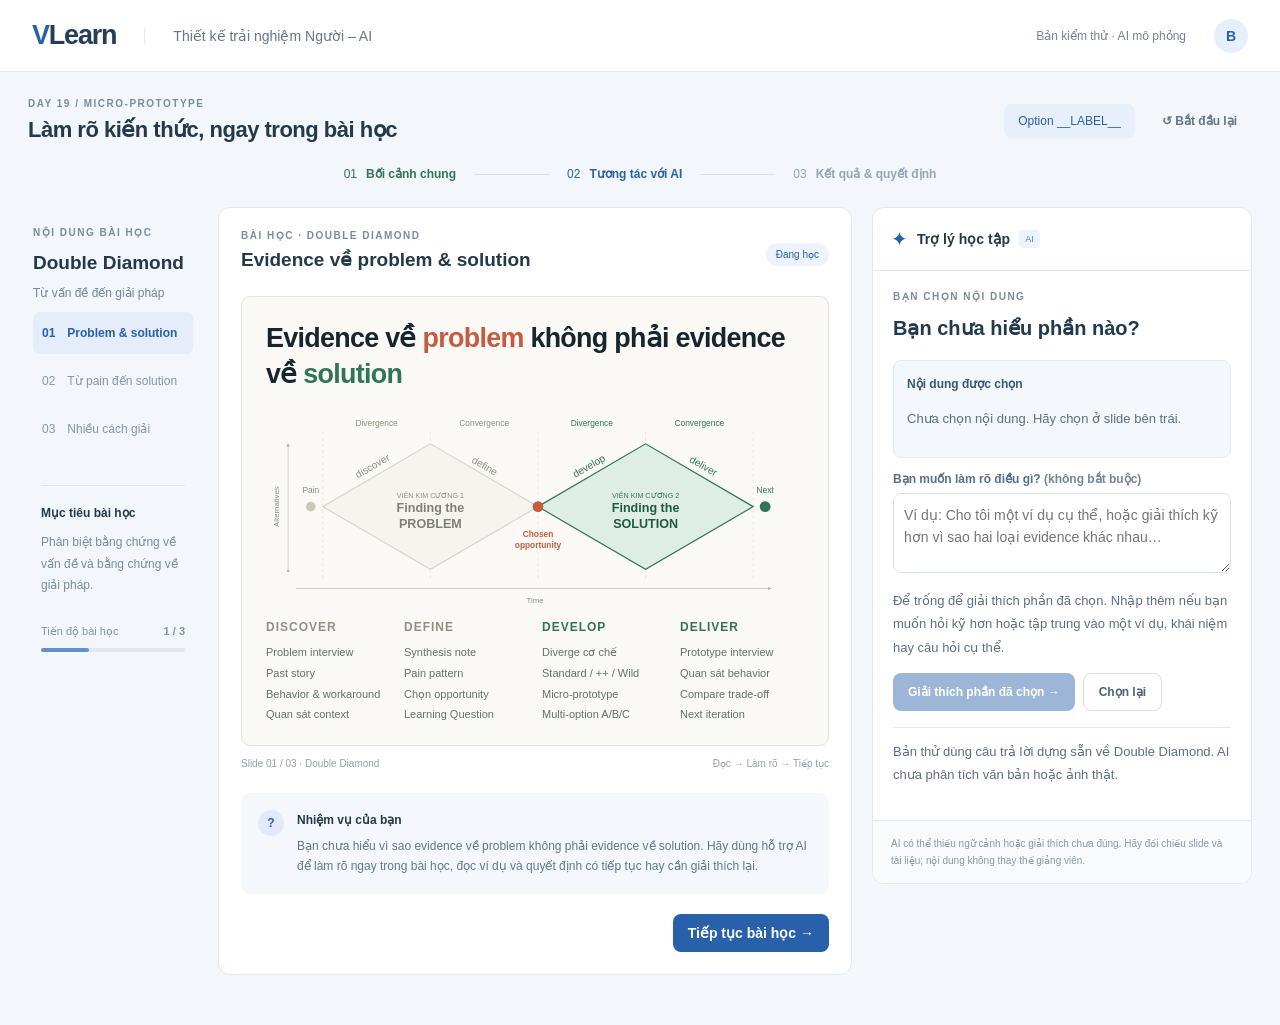
<file: prototypes/prototype_binh/template.html>
<!doctype html>
<html lang="vi">
<head>
  <meta charset="UTF-8">
  <meta name="viewport" content="width=device-width, initial-scale=1">
  <title>VLearn · Option __LABEL__ — Micro-prototype</title>
  <link rel="stylesheet" href="styles.css">
</head>
<body data-variant="__VARIANT__">
  <header class="topbar"><a class="brand" href="index.html">V<span>Learn</span></a><span class="course">Thiết kế trải nghiệm Người – AI</span><span class="prototype-label">Bản kiểm thử · AI mô phỏng</span><div class="avatar">B</div></header>
  <main>
    <section class="testbar" aria-label="Micro-prototype Option C">
      <div><div class="eyebrow">DAY 19 / MICRO-PROTOTYPE</div><h1>Làm rõ kiến thức, ngay trong bài học</h1></div>
      <div class="test-controls"><span class="variant-label">Option __LABEL__</span><button id="reset" class="quiet">↺ Bắt đầu lại</button></div>
    </section>
    <div class="steps" aria-label="Tiến trình"><span data-step="1">01 <b>Bối cảnh chung</b></span><i></i><span data-step="2">02 <b>Tương tác với AI</b></span><i></i><span data-step="3">03 <b>Kết quả & quyết định</b></span></div>
    <div class="workspace panel-open">
      <aside class="curriculum"><div class="eyebrow">NỘI DUNG BÀI HỌC</div><h2>Double Diamond</h2><p class="muted">Từ vấn đề đến giải pháp</p><div class="lesson active" data-lesson="0">01 <span>Problem & solution</span></div><div class="lesson" data-lesson="1">02 <span>Từ pain đến solution</span></div><div class="lesson" data-lesson="2">03 <span>Nhiều cách giải</span></div><div class="sidebar-note">Mục tiêu bài học<p>Phân biệt bằng chứng về vấn đề và bằng chứng về giải pháp.</p></div><div class="progress-label">Tiến độ bài học <b id="lesson-progress">1 / 3</b></div><div class="progress"><span id="lesson-progress-bar" style="width:33.33%"></span></div></aside>
      <section class="learning">
        <div id="lesson-content">
        <div class="lesson-heading"><div><div class="eyebrow">BÀI HỌC · DOUBLE DIAMOND</div><h2 id="lesson-heading-title">Evidence về problem & solution</h2></div><span class="badge">Đang học</span></div>
        <div id="slide" class="slide">
          <div id="title-block" class="block-container"><h3 id="slide-title">Evidence về <em>problem</em> không phải evidence về <strong>solution</strong></h3><button data-block="title-block" class="block-picker" hidden>Chọn khối này · Tiêu đề</button></div>
          <div id="diagram-block" class="block-container"><svg id="diagram" viewBox="0 0 900 350" role="img" aria-labelledby="diagram-title diagram-desc">
            <title id="diagram-title">Sơ đồ Double Diamond</title><desc id="diagram-desc">Discover mở rộng và Define thu hẹp để tìm đúng vấn đề; tại Chosen opportunity chuyển sang Develop mở rộng và Deliver thu hẹp để tìm đúng giải pháp.</desc>
            <defs><marker id="arrow" markerWidth="7" markerHeight="7" refX="5" refY="3" orient="auto"><path d="M0,0 L6,3 L0,6" fill="#b5b5ab"/></marker></defs>
            <g stroke="#dedbd3" stroke-dasharray="5 5"><path d="M95 45V290M275 45V290M455 45V290M635 45V290M815 45V290"/></g>
            <path d="M95 170 275 65 455 170 275 275Z" fill="#f6f4ef" stroke="#d8d5cd" stroke-width="2"/><path d="M455 170 635 65 815 170 635 275Z" fill="#deeee4" stroke="#32745a" stroke-width="2"/>
            <g font-size="14" text-anchor="middle" fill="#918d82"><text x="185" y="35">Divergence</text><text x="365" y="35">Convergence</text></g><g font-size="14" text-anchor="middle" fill="#32745a"><text x="545" y="35">Divergence</text><text x="725" y="35">Convergence</text></g>
            <g font-size="17" text-anchor="middle"><text x="181" y="107" fill="#918d82" transform="rotate(-30 181 107)">discover</text><text x="363" y="107" fill="#918d82" transform="rotate(30 363 107)">define</text><text x="543" y="107" fill="#32745a" transform="rotate(-30 543 107)">develop</text><text x="729" y="107" fill="#32745a" transform="rotate(30 729 107)">deliver</text></g>
            <g text-anchor="middle"><text x="275" y="155" font-size="12" fill="#918d82">VIÊN KIM CƯƠNG 1</text><text x="275" y="179" font-size="21" fill="#827e74" font-weight="600">Finding the</text><text x="275" y="205" font-size="21" fill="#827e74" font-weight="600">PROBLEM</text><text x="635" y="155" font-size="12" fill="#32745a">VIÊN KIM CƯƠNG 2</text><text x="635" y="179" font-size="21" fill="#205944" font-weight="600">Finding the</text><text x="635" y="205" font-size="21" fill="#205944" font-weight="600">SOLUTION</text></g>
            <circle cx="75" cy="170" r="8" fill="#ccc7bc"/><text x="75" y="147" font-size="14" text-anchor="middle" fill="#918d82">Pain</text><circle cx="455" cy="170" r="9" fill="#c85b40"/><text x="455" y="220" font-size="14" text-anchor="middle" fill="#c85b40" font-weight="600">Chosen</text><text x="455" y="239" font-size="14" text-anchor="middle" fill="#c85b40" font-weight="600">opportunity</text><circle cx="835" cy="170" r="9" fill="#32745a"/><text x="835" y="147" font-size="14" text-anchor="middle" fill="#32745a">Next</text>
            <path d="M50 307H845" stroke="#b5b5ab" marker-end="url(#arrow)"/><text x="450" y="331" text-anchor="middle" font-size="13" fill="#918d82">Time</text><path d="M37 275V65" stroke="#b5b5ab" marker-start="url(#arrow)" marker-end="url(#arrow)"/><text x="22" y="170" transform="rotate(-90 22 170)" text-anchor="middle" font-size="13" fill="#918d82">Alternatives</text>
            <rect id="region-rect" style="display:none"/>
          </svg><button data-block="diagram-block" class="block-picker" hidden>Chọn khối này · Sơ đồ</button></div>
          <div class="stages"><div id="discover-block" class="block-container"><h4>DISCOVER</h4><p>Problem interview<br>Past story<br>Behavior & workaround<br>Quan sát context</p><button data-block="discover-block" class="block-picker" hidden>Chọn khối này</button></div><div id="define-block" class="block-container"><h4>DEFINE</h4><p>Synthesis note<br>Pain pattern<br>Chọn opportunity<br>Learning Question</p><button data-block="define-block" class="block-picker" hidden>Chọn khối này</button></div><div id="develop-block" class="block-container"><h4>DEVELOP</h4><p>Diverge cơ chế<br>Standard / ++ / Wild<br>Micro-prototype<br>Multi-option A/B/C</p><button data-block="develop-block" class="block-picker" hidden>Chọn khối này</button></div><div id="deliver-block" class="block-container"><h4>DELIVER</h4><p>Prototype interview<br>Quan sát behavior<br>Compare trade-off<br>Next iteration</p><button data-block="deliver-block" class="block-picker" hidden>Chọn khối này</button></div></div>
          <div id="selection-tools" hidden>
            <p class="select-guide text-guide">Bôi đen phần chữ chưa hiểu ở tiêu đề hoặc mô tả giai đoạn.</p>
            <p class="select-guide region-guide">Kéo chuột trên sơ đồ để khoanh vùng. Hoặc chọn một vùng nhanh:</p>
            <p class="select-guide block-guide">Bấm “Chọn khối này” tại khối nội dung bạn muốn làm rõ.</p>
            <div class="region-buttons"><button data-region="all">Toàn bộ sơ đồ</button><button data-region="problem">Discover → Define</button><button data-region="opportunity">Chosen opportunity</button><button data-region="solution">Develop → Deliver</button></div>
          </div>
        </div>
        <section id="lesson-slide-2" class="slide followup-slide" hidden aria-labelledby="pain-solution-title">
          <h3 id="pain-solution-title">Ta đã hiểu <em>pain</em>. Bây giờ đến lượt <strong>solution</strong></h3>
          <div class="evidence-transition">
            <div><div class="slide-day">DAY 17</div><h4>Problem evidence</h4><p>Tìm evidence về người dùng, tình huống và pain.</p><div class="slide-tags"><span>story</span><span>behavior</span><span>workaround</span></div></div>
            <div class="transition-arrow" aria-label="Chuyển từ problem evidence sang solution evidence">⟶</div>
            <div class="solution-column"><div class="slide-day">DAY 18</div><h4>Solution evidence?</h4><p>Khám phá các cách giải và tìm evidence cho bước tiếp theo.</p><div class="slide-tags"><span>options</span><span>experiment</span></div></div>
          </div>
        </section>
        <section id="lesson-slide-3" class="slide followup-slide" hidden aria-labelledby="many-solutions-title">
          <h3 id="many-solutions-title">Cùng một <em>pain</em> có thể dẫn tới nhiều cách giải</h3>
          <p class="slide-subtitle">Cách nào phù hợp hơn — và trong điều kiện nào?</p>
          <div class="scenario"><span>TÌNH HUỐNG</span> Người học vừa trả lời sai lần thứ hai và không biết tiếp tục thế nào.</div>
          <table class="solution-comparison">
            <caption class="sr-only">So sánh ba cơ chế hỗ trợ trong tình huống người học trả lời sai hai lần</caption>
            <thead><tr><th scope="col"></th><th scope="col"><span class="mechanism-letter">A</span> User-led<div class="mini-window" aria-hidden="true"><div class="window-bar">● ● ●</div><div class="mini-body"><div class="mock-lines"></div><span class="mock-help">Help</span></div></div></th><th scope="col"><span class="mechanism-letter">B</span> Collaborative<div class="mini-window" aria-hidden="true"><div class="window-bar">● ● ●</div><div class="mini-body"><div class="mock-prompt collaborative">“Bạn đang lẫn hai công thức?”</div><div class="mock-actions"><span>Đúng</span><span>Không</span></div></div></div></th><th scope="col"><span class="mechanism-letter">C</span> Proactive<div class="mini-window" aria-hidden="true"><div class="window-bar">● ● ●</div><div class="mini-body"><div class="mock-prompt proactive">Sai 2 lần → ôn lại phần này?</div><div class="mock-actions"><span>Xem</span><span>Bỏ qua</span></div></div></div></th></tr></thead>
            <tbody><tr><th scope="row">TRIGGER</th><td>Learner tự mở Help</td><td>AI hỏi khi thấy dấu hiệu</td><td>AI tự phát hiện, tự mở</td></tr><tr><th scope="row">USER QUYẾT GÌ</th><td>Chọn loại trợ giúp</td><td>Xác nhận hoặc sửa chẩn đoán</td><td>Duyệt, bỏ qua hoặc sửa</td></tr><tr><th scope="row">ĐÁNH ĐỔI</th><td>Phải tự biết mình cần gì</td><td>Thêm một bước hỏi–đáp</td><td>Dễ gián đoạn, dễ bị nghi</td></tr></tbody>
          </table>
        </section>
        <div class="slide-footer"><span id="slide-counter">Slide 01 / 03 · Double Diamond</span><span>Đọc → Làm rõ → Tiếp tục</span></div>
        <div id="task" class="task"><span class="task-icon">?</span><div><b>Nhiệm vụ của bạn</b><p>Bạn chưa hiểu vì sao evidence về problem không phải evidence về solution. Hãy dùng hỗ trợ AI để làm rõ ngay trong bài học, đọc ví dụ và quyết định có tiếp tục hay cần giải thích lại.</p></div></div>
        <div class="bottom-actions"><button id="previous-slide" class="secondary" hidden>← Slide trước</button><button id="continue" class="primary">Tiếp tục bài học →</button></div>
        </div>
        <section id="completed" class="completed" hidden><span>✓</span><h2>Bạn đã hoàn thành 3 slide</h2><p>Điểm kết thúc của lượt thử. Bạn có thể xem lại nội dung hoặc bắt đầu lại cho lượt thử tiếp theo.</p><button id="review-slides" class="secondary">← Xem lại slide cuối</button><button id="restart-complete" class="primary">Bắt đầu lại lượt này</button></section>
      </section>
      <aside id="ai-panel" class="ai-panel" aria-label="Hỗ trợ AI"><div class="panel-heading"><div><span class="ai-mark">✦</span><b>Trợ lý học tập</b><span class="ai-tag">AI</span></div></div><div id="panel-content"></div><div class="ai-limit">AI có thể thiếu ngữ cảnh hoặc giải thích chưa đúng. Hãy đối chiếu slide và tài liệu; nội dung không thay thế giảng viên.</div></aside>
    </div>
    <div id="status" class="status" role="status" aria-live="polite"></div>
  </main>
  <template id="answer-template"><div class="answer">
    <div class="eyebrow">GIẢI THÍCH NGẮN</div><h3>Double Diamond</h3>
    <p>Double Diamond là mô hình thiết kế giúp nhóm đi từ việc tìm hiểu nhu cầu thực tế của người dùng đến phát triển và kiểm chứng giải pháp. Mô hình gồm hai “viên kim cương”, đại diện cho hai mục tiêu chính: tìm đúng vấn đề và tìm đúng giải pháp.</p>
    <p>Trong mỗi viên kim cương, nhóm sử dụng hai cách tư duy:</p><ul><li><b>Divergence – Mở rộng:</b> Thu thập nhiều thông tin, góc nhìn hoặc phương án khác nhau.</li><li><b>Convergence – Thu hẹp:</b> Phân tích bằng chứng, so sánh và lựa chọn hướng phù hợp nhất.</li></ul>
    <h4>Viên kim cương 1 – Tìm đúng vấn đề</h4><ul><li><b>Discover – Khám phá:</b> Nhóm tìm hiểu trải nghiệm thực tế của người dùng thông qua phỏng vấn, quan sát hành vi, bối cảnh và các cách xử lý hiện tại. Mục tiêu là thu thập bằng chứng thay vì vội đưa ra giải pháp.</li><li><b>Define – Xác định:</b> Nhóm tổng hợp các bằng chứng đã thu thập, tìm pain pattern và lựa chọn vấn đề quan trọng cần giải quyết. Kết quả là một Hypothesis Problem rõ ràng về người dùng, tình huống, nhiệm vụ và khó khăn.</li></ul>
    <h4>Viên kim cương 2 – Tìm đúng giải pháp</h4><ul><li><b>Develop – Phát triển:</b> Nhóm tạo nhiều solution hypotheses khác nhau cho cùng một vấn đề. Các phương án cần khác nhau về cơ chế giải quyết, vai trò của người dùng và AI hoặc thời điểm hỗ trợ, thay vì chỉ khác màu sắc và giao diện.</li><li><b>Deliver – Kiểm chứng:</b> Nhóm đưa các prototype cho người dùng thử, quan sát hành vi và so sánh trade-off giữa các phương án. Kết quả thử nghiệm giúp nhóm xác định thay đổi tiếp theo và những giả định vẫn chưa được chứng minh.</li></ul>
    <div class="evidence"><b>Vì sao hai loại evidence khác nhau?</b><p>Evidence về problem cho thấy người dùng gặp khó khăn gì và trong bối cảnh nào. Evidence về solution cho thấy một phương án cụ thể có giúp họ hay không. Việc quan sát học viên phải chuyển tab chưa chứng minh rằng hỗ trợ AI sẽ hiệu quả; cần thử prototype và quan sát hành vi sử dụng.</p><button class="source-link" id="source">↗ Đối chiếu sơ đồ và Chosen opportunity</button></div>
    <div class="eyebrow">VÍ DỤ MINH HỌA</div><p>Nhóm quan sát thấy học viên thường phải chuyển tab, chụp màn hình hoặc ghi lại nội dung khi gặp phần chưa hiểu trong bài giảng (<b>Discover</b>). Nhóm xác định việc rời khỏi bài học làm gián đoạn luồng học và khiến kiến thức chưa hiểu tích tụ (<b>Define</b>).</p><p>Sau đó, nhóm tạo ba cơ chế hỗ trợ AI: học viên yêu cầu thêm ví dụ, AI phát hiện việc dừng lâu và đề nghị hỗ trợ, hoặc học viên chọn trực tiếp phần chưa hiểu để yêu cầu giải thích (<b>Develop</b>). Cuối cùng, nhóm cho học viên thử cả ba phương án, quan sát khả năng hoàn thành nhiệm vụ và so sánh mức độ chủ động, chính xác và dễ kiểm soát của từng phương án (<b>Deliver</b>).</p>
    <div class="takeaway"><b>Ý chính cần nhớ</b><p>Double Diamond giúp nhóm tránh chọn giải pháp quá sớm. Nhóm cần mở rộng và thu hẹp để tìm đúng vấn đề trước, sau đó tiếp tục mở rộng và thu hẹp để tìm, thử nghiệm và cải thiện giải pháp phù hợp.</p></div>
  </div></template>
  <script src="app-c.js"></script>
</body>
</html>
</file>
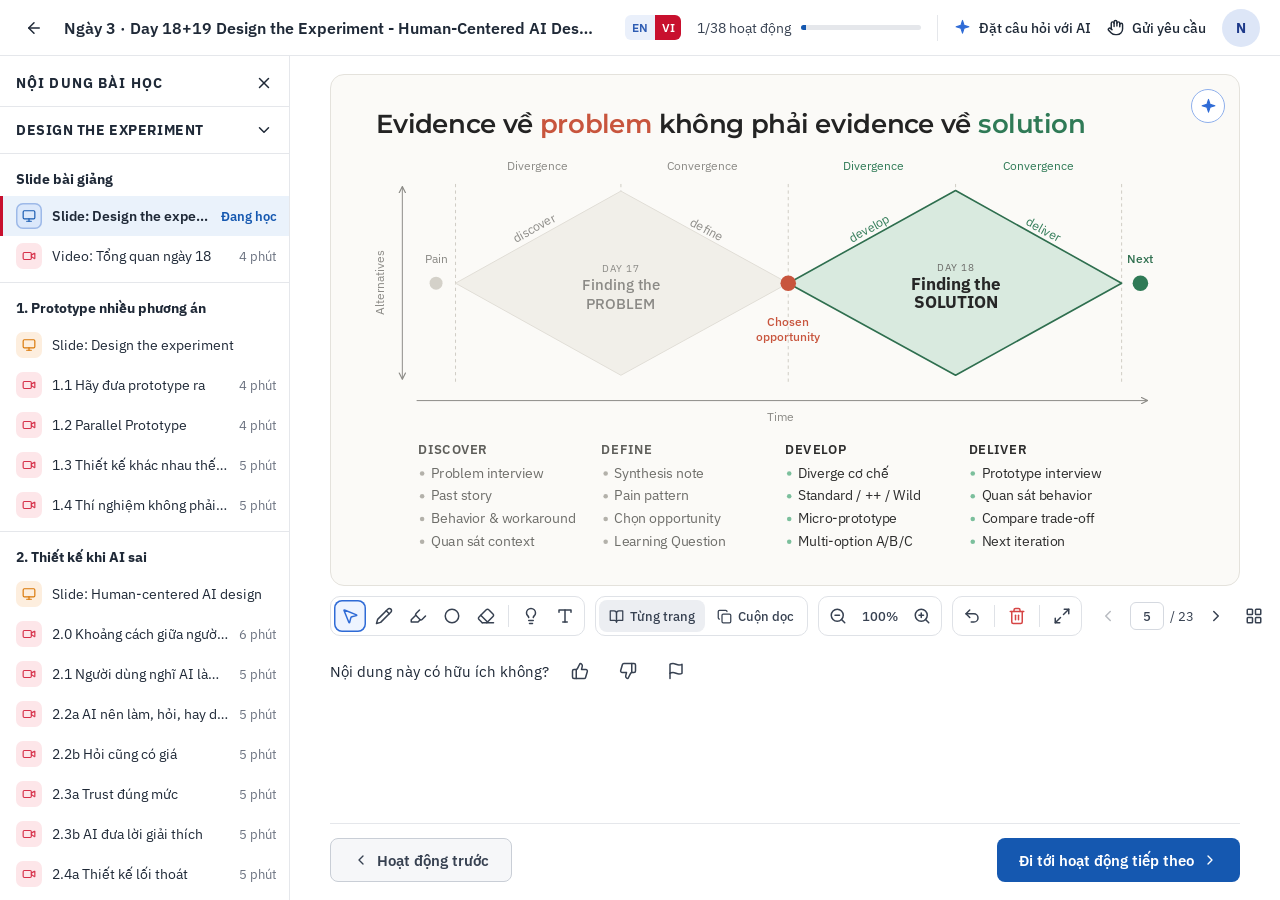
<file: prototypes/prototype_phat/prototype/common-context.html>
<!doctype html>
<html lang="vi">
<head>
<meta charset="utf-8">
<meta name="viewport" content="width=device-width, initial-scale=1">
<title>Common context — Slide Design the experiment</title>
<link rel="preconnect" href="https://fonts.googleapis.com">
<link rel="preconnect" href="https://fonts.gstatic.com" crossorigin>
<link href="https://fonts.googleapis.com/css2?family=IBM+Plex+Sans:wght@400;500;600;700&family=Montserrat:wght@500;600;700&display=swap" rel="stylesheet">
<link rel="stylesheet" href="common.css">
</head>
<body>
<div id="app"></div>
<script src="common.js"></script>
<script>Proto.mount(document.getElementById("app"));</script>
</body>
</html>
</file>
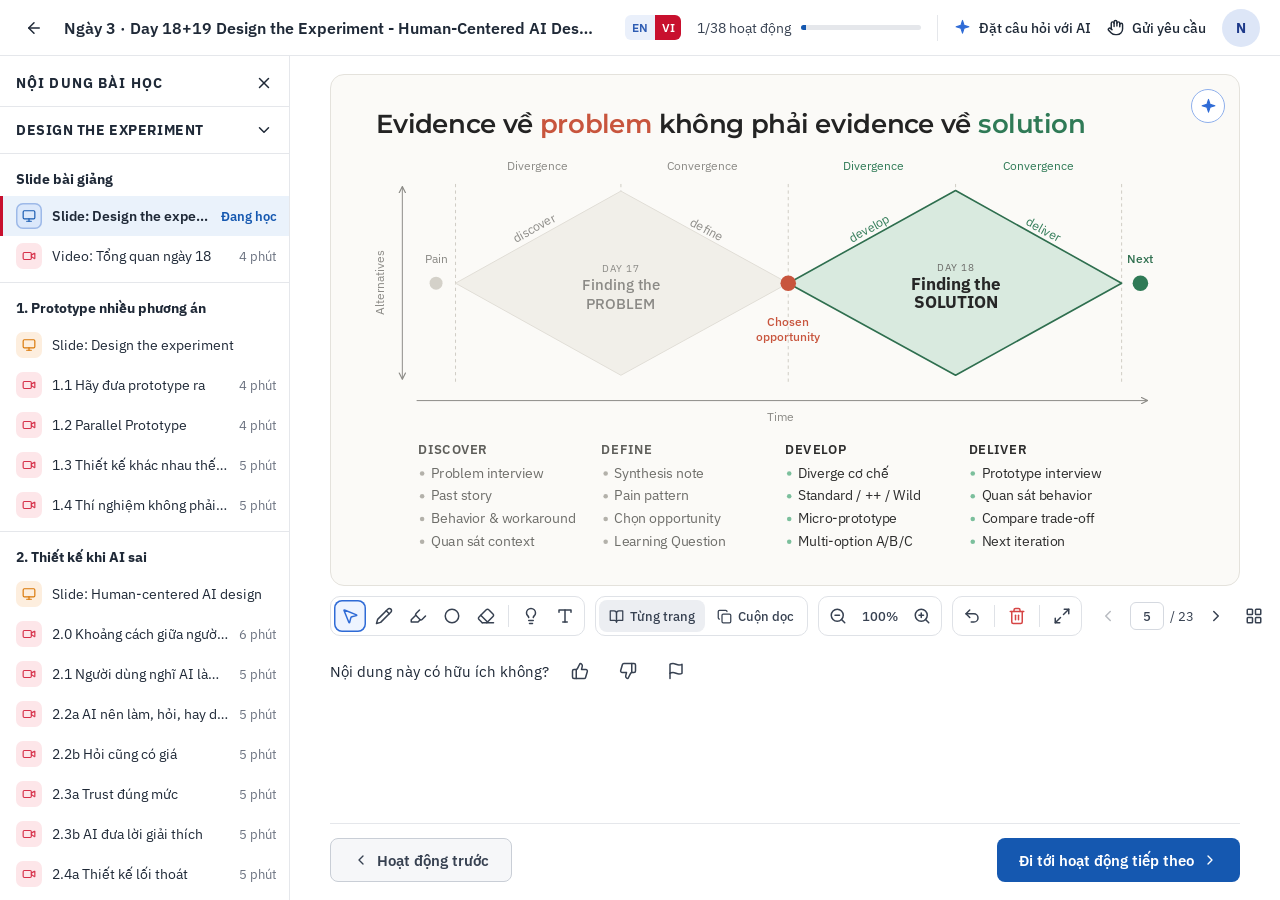
<file: prototypes/prototype_phat/prototype/option-a.html>
<!doctype html>
<html lang="vi">
<head>
<meta charset="utf-8">
<meta name="viewport" content="width=device-width, initial-scale=1">
<title>Prototype Option A</title>
<link rel="preconnect" href="https://fonts.googleapis.com">
<link rel="preconnect" href="https://fonts.gstatic.com" crossorigin>
<link href="https://fonts.googleapis.com/css2?family=IBM+Plex+Sans:wght@400;500;600;700&family=Montserrat:wght@500;600;700&display=swap" rel="stylesheet">
<link rel="stylesheet" href="common.css">
<style>
  /* ----- Phần riêng của Option A: bấm vào thuật ngữ để hiện pop-up nhỏ ngay bên dưới ----- */
  .slide-stage, .slide-stage svg text { user-select: none; }
  .term { cursor: pointer; }
  .col li.term:hover, .col h4.term:hover, .slide-title .term:hover { background: rgba(255, 200, 0, .3); border-radius: 4px; }
  svg text.term:hover { text-decoration: underline; text-decoration-color: rgba(200, 140, 0, .9); text-underline-offset: 4px; text-decoration-thickness: 2px; }
  .term.on { background: rgba(255, 200, 0, .38); border-radius: 4px; }
  svg text.term.on { text-decoration: underline; text-decoration-color: rgba(200, 140, 0, .9); text-underline-offset: 4px; text-decoration-thickness: 2px; background: none; }

  .term-pop {
    position: fixed; z-index: 50; width: min(340px, calc(100vw - 16px)); max-height: 240px;
    padding: 12px 34px 12px 14px; overflow-y: auto;
    background: #fff; border: 1px solid #d9dee6; border-radius: 10px;
    box-shadow: 0 10px 28px rgba(15, 23, 42, .18);
    font-size: 13.5px; line-height: 1.55; color: var(--ink);
  }
  .term-pop::before {
    content: ""; position: absolute; top: -6px; left: var(--cx, 20px); width: 10px; height: 10px; margin-left: -5px;
    background: #fff; border-left: 1px solid #d9dee6; border-top: 1px solid #d9dee6; transform: rotate(45deg);
  }
  .term-pop.above::before { top: auto; bottom: -6px; transform: rotate(225deg); }
  .tp-x { position: absolute; top: 6px; right: 6px; width: 24px; height: 24px; border-radius: 6px; display: grid; place-items: center; color: #6b7280; }
  .tp-x .i { width: 14px; height: 14px; }
  .tp-sec h3 { margin: 10px 0 3px; font-size: 13.5px; }
  .tp-sec:first-child h3 { margin-top: 0; }
  .tp-sec p { margin: 3px 0; }
  .tp-sec ul { margin: 5px 0; padding-left: 16px; }
  .tp-sec li { margin: 4px 0; }

  .fac-reset {
    position: fixed; left: 12px; bottom: 12px; z-index: 60; padding: 6px 10px; border-radius: 6px;
    background: #111827; color: #fff; font-size: 12px; opacity: .8;
  }
</style>
</head>
<body>
<div id="app"></div>
<script src="common.js"></script>
<script src="content.js"></script>
<script>
  const { stage, params } = Proto.mount(document.getElementById("app"));
  const C = window.DOUBLE_DIAMOND;

  // ---- Thuật ngữ bấm được: tiêu đề cột, các dòng trong cột, nhãn trong biểu đồ, hai từ khoá trong tiêu đề slide ----
  const NOT_TERMS = new Set(["Time", "Alternatives"]);
  const termOf = el => (el.dataset.term || el.textContent).replace(/\s+/g, " ").trim();

  // Nội dung giải thích chỉ có cho slide Double Diamond (trang 5), nên chỉ trang này có thuật ngữ bấm được.
  function bindTerms() {
    hide();
    if (stage.dataset.slide !== "5") return;
    stage.querySelectorAll(".col h4, .col li, .slide-title .p, .slide-title .s, svg text").forEach(el => {
      if (!NOT_TERMS.has(el.textContent.trim())) el.classList.add("term");
    });
  }

  // ---- Pop-up (dựng một lần, ẩn cho tới khi người học bấm vào một thuật ngữ) ----
  const pop = document.createElement("div");
  pop.className = "term-pop";
  pop.hidden = true;
  pop.setAttribute("role", "dialog");
  pop.innerHTML = `
    <button class="tp-x" aria-label="Đóng"><svg class="i" viewBox="0 0 24 24"><path d="M18 6 6 18"/><path d="m6 6 12 12"/></svg></button>
    <div class="tp-body"></div>`;
  document.body.append(pop);
  const popBody = pop.querySelector(".tp-body");

  // ---- Chọn đoạn kiến thức theo thuật ngữ đã bấm ----
  const STAGES = [
    ["discover", /discover|problem interview|past story|behavior\s*&\s*workaround|quan sát context/g],
    ["define", /define|synthesis note|pain pattern|chọn opportunity|chosen opportunity|learning question/g],
    ["develop", /develop|diverge cơ chế|standard|wild|micro-prototype|multi-option/g],
    ["deliver", /deliver|prototype interview|quan sát behavior|compare trade-off|next iteration|\bnext\b/g]
  ];

  function pickSections(text) {
    let rest = text.toLowerCase();
    const hit = new Set();
    for (const [id, re] of STAGES) {
      if (rest.search(re) !== -1) hit.add(id);
      rest = rest.replace(re, " ");
    }
    const thinking = /divergence|convergence/.test(rest);
    rest = rest.replace(/divergence|convergence/g, " ");
    const d1 = /day\s*17|finding the\s*problem|problem|pain/.test(rest);
    const d2 = /day\s*18|finding the\s*solution|solution/.test(rest);

    const ids = [];
    if (d1) ids.push("diamond1"); else for (const s of ["discover", "define"]) if (hit.has(s)) ids.push(s);
    if (d2) ids.push("diamond2"); else for (const s of ["develop", "deliver"]) if (hit.has(s)) ids.push(s);
    if (thinking) ids.push("thinking");

    // Không khớp ý nào: trình bày tổng quan.
    return ids.length ? ids : ["overview"];
  }

  function sectionHtml(id) {
    const s = C[id];
    return `<section class="tp-sec">
      ${s.title ? `<h3>${s.title}</h3>` : ""}
      ${s.lead ? `<p>${s.lead}</p>` : ""}
      ${(s.paras || []).map(p => `<p>${p}</p>`).join("")}
      ${s.items ? `<ul>${s.items.map(i => `<li><b>${i.term}</b>${i.text}</li>`).join("")}</ul>` : ""}
    </section>`;
  }

  // ---- Luồng tương tác: bấm thuật ngữ là hiện pop-up ngay dưới nó ----
  let current = null;       // thuật ngữ đang mở pop-up
  let reopenGuard = null;   // thuật ngữ vừa bị đóng bởi chính cú bấm này, để bấm lại thì đóng hẳn

  let currentParts = [];

  function hide() {
    pop.hidden = true;
    currentParts.forEach(p => p.classList.remove("on"));
    currentParts = [];
    current = null;
  }

  function show(el) {
    hide();
    current = el;
    currentParts = el.dataset.term ? [...stage.querySelectorAll(`[data-term="${el.dataset.term}"]`)] : [el];
    currentParts.forEach(p => p.classList.add("on"));
    popBody.innerHTML = pickSections(termOf(el)).map(sectionHtml).join("");
    pop.scrollTop = 0;
    pop.hidden = false;

    // Đặt pop-up ngay dưới thuật ngữ (cả cụm nếu thuật ngữ gồm nhiều dòng); hết chỗ phía dưới thì lật lên trên.
    const rects = currentParts.map(p => p.getBoundingClientRect());
    const r = {
      left: Math.min(...rects.map(x => x.left)), right: Math.max(...rects.map(x => x.right)),
      top: Math.min(...rects.map(x => x.top)), bottom: Math.max(...rects.map(x => x.bottom))
    };
    r.width = r.right - r.left;
    const w = pop.offsetWidth, h = pop.offsetHeight, gap = 10, edge = 8;
    const left = Math.min(Math.max(edge, r.left), window.innerWidth - w - edge);
    const above = r.bottom + gap + h > window.innerHeight - edge && r.top - gap - h >= edge;
    pop.classList.toggle("above", above);
    pop.style.left = left + "px";
    pop.style.top = (above ? r.top - gap - h : r.bottom + gap) + "px";
    pop.style.setProperty("--cx", Math.min(Math.max(16, r.left + r.width / 2 - left), w - 24) + "px");
  }

  document.addEventListener("mousedown", e => {
    if (pop.contains(e.target)) return;
    reopenGuard = current;
    hide();
  });
  stage.addEventListener("click", e => {
    const el = e.target.closest(".term");
    const sameTerm = el && reopenGuard && termOf(el) === termOf(reopenGuard);
    reopenGuard = null;
    if (el && !sameTerm) show(el);
  });
  pop.querySelector(".tp-x").addEventListener("click", hide);
  document.addEventListener("keydown", e => { if (e.key === "Escape") hide(); });
  window.addEventListener("resize", hide);
  window.addEventListener("scroll", e => { if (!pop.contains(e.target)) hide(); }, true);

  bindTerms();
  document.addEventListener("proto:slidechange", bindTerms);

  // Đường reset cho người điều phối: thêm ?facilitator=1 vào URL để hiện nút ở góc dưới trái.
  if (params.get("facilitator") === "1") {
    const reset = document.createElement("button");
    reset.className = "fac-reset";
    reset.textContent = "Bắt đầu lại";
    reset.addEventListener("click", hide);
    document.body.append(reset);
  }
</script>
</body>
</html>
</file>
<file: prototypes/prototype_binh/styles.css>
:root{font-family:Segoe UI,Arial,sans-serif;color:#23394c;background:#f3f6fa;font-size:14px;--blue:#2860aa;--line:#e2e8ef;--muted:#768597}*{box-sizing:border-box}body{margin:0}button,a{-webkit-tap-highlight-color:transparent}button{font:inherit;cursor:pointer;border:0;border-radius:8px;padding:11px 15px;font-weight:600}button:focus-visible,a:focus-visible{outline:3px solid #75a9ef;outline-offset:3px}button:disabled{opacity:.45;cursor:not-allowed}[hidden]{display:none!important}.topbar{height:72px;background:white;border-bottom:1px solid var(--line);display:flex;align-items:center;padding:0 32px;gap:28px}.brand{text-decoration:none;font-size:27px;font-weight:800;color:var(--blue);letter-spacing:-1.2px}.brand span{color:#243e59}.course{border-left:1px solid var(--line);padding-left:28px;color:#65758a}.prototype-label{margin-left:auto;color:#738399;font-size:12px}.avatar{display:grid;place-items:center;width:34px;height:34px;border-radius:50%;background:#e7effb;color:var(--blue);font-weight:700}main{max-width:1600px;margin:auto;padding:26px 28px}.testbar{display:flex;justify-content:space-between;align-items:center;gap:20px;margin-bottom:24px}.eyebrow{font-size:10px;letter-spacing:1.5px;font-weight:700;color:#7b8b9e}h1{font-size:22px;margin:8px 0 0;letter-spacing:-.5px}h2{font-size:19px;margin:7px 0}h3{margin:12px 0}.test-controls{display:flex;gap:12px;align-items:center}.quiet{color:#65758a;background:transparent;font-size:12px}.steps{display:flex;justify-content:center;align-items:center;gap:18px;font-size:12px;margin:0 0 26px;color:#97a4b4}.steps span{display:flex;align-items:center;gap:9px}.steps span.current{color:var(--blue)}.steps span.finished{color:#32745a}.steps i{width:75px;height:1px;background:#d8e0e9}.workspace{display:grid;grid-template-columns:190px minmax(540px,1fr);align-items:start;gap:20px}.workspace.panel-open{grid-template-columns:170px minmax(500px,1fr) 380px}.curriculum{padding:20px 5px}.curriculum h2{margin-top:14px}.muted{color:var(--muted);font-size:12px}.lesson{display:flex;gap:12px;font-size:12px;padding:14px 9px;margin:6px 0;border-radius:7px;color:#8795a5}.lesson.active{background:#e4edf9;color:var(--blue);font-weight:600}.lesson.done{color:#5f7e77}.sidebar-note{border-top:1px solid #dce4ee;margin:35px 8px 28px;padding-top:20px;font-weight:600;font-size:12px}.sidebar-note p{line-height:1.8;color:#7c8c9d;font-weight:400}.progress-label{font-size:11px;color:#8393a5;display:flex;justify-content:space-between;padding:0 8px}.progress{height:4px;margin:10px 8px;background:#e1e7ef;border-radius:4px}.progress span{display:block;width:66%;height:100%;background:#6091cb;border-radius:4px}.learning{background:white;border:1px solid var(--line);border-radius:12px;padding:22px;min-width:0}.lesson-heading{display:flex;justify-content:space-between;align-items:center;margin-bottom:18px}.badge{font-size:10px;color:var(--blue);padding:6px 10px;background:#edf3fc;border-radius:20px}.slide{background:#faf9f5;border:1px solid #e4e2dc;border-radius:9px;padding:23px 24px 20px;transition:box-shadow .2s}.slide h3{font-size:clamp(20px,2.1vw,31px);line-height:1.35;letter-spacing:-.7px;margin:0;color:#17252d}.slide em{font-style:normal;color:#c65b42}.slide strong{color:#32745a}.slide svg{display:block;width:100%;margin:12px 0 2px;user-select:none}.stages{display:grid;grid-template-columns:repeat(4,1fr);gap:14px}.stages h4{font-size:12px;letter-spacing:1px;margin:4px 0 8px;color:#948f85}.stages div:nth-child(n+3) h4{color:#32745a}.stages p{font-size:11px;line-height:1.9;color:#667168;margin:0}.slide-footer{display:flex;justify-content:space-between;font-size:10px;color:#93a0ae;margin:12px 0 24px}.task{display:flex;gap:13px;background:#f4f7fc;border-radius:9px;padding:17px;font-size:12px;line-height:1.7}.task p{margin:5px 0 0;color:#65758a}.task-icon{background:#e2eafa;color:var(--blue);border-radius:50%;width:26px;height:26px;flex-shrink:0;display:grid;place-items:center;font-weight:700}.bottom-actions{display:flex;justify-content:flex-end;gap:9px;margin-top:20px}.primary{background:var(--blue);color:white}.primary:hover{background:#1e4d8c}.secondary{background:white;border:1px solid #d5dfea;color:#48617c}.ai-panel{background:white;border:1px solid var(--line);border-radius:12px;overflow:hidden}.panel-heading{padding:19px 18px;display:flex;align-items:center;justify-content:space-between;border-bottom:1px solid var(--line)}.panel-heading>div{display:flex;align-items:center;gap:9px}.ai-mark{color:var(--blue);font-size:20px}.ai-tag{font-size:9px;color:#5685ba;background:#edf3fc;padding:4px 6px;border-radius:4px}.icon-button{padding:0;background:transparent;color:#8291a1;font-size:24px;line-height:1;width:26px;height:26px}#panel-content{padding:20px;max-height:650px;overflow:auto;scroll-behavior:smooth}#panel-content h3{font-size:20px;line-height:1.4}#panel-content p,#panel-content li{font-size:13px;line-height:1.8;color:#5d6f82}#panel-content ul{padding-left:19px}#panel-content li{margin:7px 0}#panel-content h4{margin:20px 0 8px;font-size:14px}.panel-intro{margin:0 0 18px}.context-card{font-size:12px;background:#f4f7fb;border:1px solid #e3eaf3;border-radius:8px;padding:13px;margin:14px 0;line-height:1.7;color:#65778c}.context-card b{color:#395875}label{display:block;font-size:12px;color:#596f87;font-weight:600;margin:14px 0 7px}textarea{font:inherit;line-height:1.6;width:100%;min-height:80px;resize:vertical;border:1px solid #d9e2ee;border-radius:8px;padding:10px;color:#38536e}textarea:focus{outline:2px solid #85abe0}.panel-actions{display:flex;flex-wrap:wrap;gap:8px;margin-top:14px}.panel-actions button{font-size:12px}.ai-limit{padding:14px 18px;background:#f8fafc;color:#8b98a7;font-size:10px;line-height:1.7;border-top:1px solid var(--line)}.select-guide{font-size:12px;color:var(--blue);margin:16px 0 10px}.region-buttons{display:flex;gap:6px;flex-wrap:wrap}.region-buttons button{background:white;border:1px solid #ccdbee;color:#476d9e;font-size:10px;padding:7px}.region-buttons button.chosen{background:#2860aa;color:white}.evidence{background:#f6f8fc;border-left:3px solid #91aed4;padding:13px;font-size:13px;margin:18px 0}.source-link{font-size:11px;padding:0;color:var(--blue);background:transparent;text-align:left}.takeaway{background:#edf5f0;border:1px solid #dbeadf;padding:14px;border-radius:8px;font-size:13px;color:#32745a}.takeaway p{margin-bottom:0}.status{font-size:12px;color:#547397;min-height:24px;padding-top:14px;text-align:center}.completed{text-align:center;background:white;border:1px solid var(--line);padding:46px;border-radius:12px}.completed>span{font-size:28px;color:#32745a}.completed p{color:#718397}.completed button{margin:12px 4px}.source-highlight{box-shadow:0 0 0 3px #8bb1e4}.simulation{font-size:11px;color:#8a98a9;border-top:1px solid var(--line);padding-top:12px;margin-top:16px}@media(max-width:1100px){.workspace.panel-open{grid-template-columns:minmax(460px,1fr) 350px}.curriculum{display:none}.workspace{grid-template-columns:1fr}.testbar{align-items:flex-start;flex-direction:column}.topbar{padding:0 24px}.workspace.panel-open .slide{padding:18px}}
.variant-label{background:#e7effb;color:var(--blue);padding:10px 14px;border-radius:8px;font-size:12px;white-space:nowrap}.block-container{border-radius:6px}.block-selected{outline:2px solid #568ed0;outline-offset:4px}.block-picker{font-size:10px;padding:5px 8px;background:#e9f0fa;color:var(--blue);margin:8px 0}.block-picker.chosen{background:var(--blue);color:white}.selecting-region{cursor:crosshair;touch-action:none}.selecting-text h3,.selecting-text .stages{cursor:text}.selecting-text ::selection{background:#bcd7f7;color:#163d6b}#region-rect{pointer-events:none;fill:#2860aa22;stroke:#2860aa;stroke-width:2;stroke-dasharray:6 3;vector-effect:non-scaling-stroke}.region-preview{width:100%;height:150px;background:#faf9f5;border:1px solid #ccdbee;border-radius:5px;margin-top:10px}#selected-text{white-space:pre-line}body:not([data-variant="region"]) .region-buttons{display:none}body:not([data-variant="text"]) .text-guide,body:not([data-variant="region"]) .region-guide,body:not([data-variant="block"]) .block-guide{display:none}.prototype-list{display:grid;grid-template-columns:repeat(3,1fr);gap:20px;margin-top:30px}.prototype-card{display:block;text-decoration:none;color:#23394c;background:white;border:1px solid var(--line);border-radius:12px;padding:28px}.prototype-card:hover{border-color:#719acf}.prototype-card p{color:#758598;line-height:1.8;font-size:13px}.prototype-card .open{display:inline-block;background:var(--blue);color:white;padding:10px 15px;border-radius:7px;margin-top:12px}.directory{max-width:1100px;margin:30px auto}
/* Hai slide tiếp theo, dựng lại từ tài liệu bài học. */
.followup-slide{min-height:470px;aspect-ratio:16/9;padding:30px 32px;color:#202a25}
.followup-slide h3{font-size:clamp(23px,2.7vw,36px)}
.evidence-transition{display:grid;grid-template-columns:1fr 80px 1fr;align-items:center;gap:28px;margin:140px 10px 75px}
.slide-day{font-size:12px;letter-spacing:1px;color:#8a9087;margin-bottom:14px}
.evidence-transition h4{font-size:22px;margin:0 0 14px;color:#202a25}
.evidence-transition p{font-size:16px;line-height:1.6;color:#83867c;margin:0 0 15px}
.solution-column h4{color:#32745a}.slide-tags{display:flex;gap:7px;flex-wrap:wrap}.slide-tags span{border:1px solid #cfd2c9;padding:6px 10px;font-size:13px;color:#73796e}.solution-column .slide-tags span{background:#e8f2ec;color:#32745a;border-color:#b7cabe}
.transition-arrow{font-size:60px;font-weight:300;text-align:center;color:#313931;line-height:1}
.slide-subtitle{font-size:17px;color:#83867c;margin:10px 0 18px}.scenario{padding:13px 16px;border:1px solid #d0d3ca;background:white;font-size:15px;line-height:1.6}.scenario>span{font-size:12px;color:#8e9389;letter-spacing:.8px;margin-right:10px}
.solution-comparison{width:100%;table-layout:fixed;border-collapse:separate;border-spacing:14px 0;margin-top:50px;margin-left:-14px;width:calc(100% + 28px);font-size:13px;line-height:1.5}.solution-comparison th,.solution-comparison td{text-align:left;font-weight:400;vertical-align:top;padding:10px 0;border-bottom:1px solid #d4d8cf}.solution-comparison thead th{border-bottom:1px solid #555e53;font-size:16px;font-weight:600;padding-top:0;padding-bottom:15px}.solution-comparison th:first-child{width:16%}.solution-comparison tbody th{font-size:10px;letter-spacing:.5px;color:#8a9087}.solution-comparison tbody tr:last-child td{color:#7d8579}.mechanism-letter{font-family:Georgia,serif;font-size:22px;font-weight:400;color:#8b9387;margin-right:6px}.mini-window{border:1px solid #d0d5ca;margin-top:8px;background:#fff;min-height:96px}.window-bar{border-bottom:1px solid #d0d5ca;font-size:8px;color:#8a9676;padding:2px 7px;letter-spacing:1px;height:16px}.mini-body{padding:7px;min-height:77px;font-size:12px;font-weight:400}.mock-lines{height:10px;border-top:3px solid #e1e3da;border-bottom:3px solid #e1e3da;margin-bottom:18px}.mock-help{display:block;width:48px;margin-left:auto;text-align:center;border:1px solid #59604f;padding:3px}.mock-prompt{padding:6px 4px;border:1px solid #9aafbe;white-space:normal;font-size:11px}.mock-prompt.collaborative{background:#eaf1f8}.mock-prompt.proactive{background:#faf0d5;border-color:#c7af67}.mock-actions{display:flex;gap:5px;margin-top:5px}.mock-actions span{flex:1;border:1px solid #d0d5ca;text-align:center;color:#8b9387;padding:3px;font-size:11px}.sr-only{position:absolute;width:1px;height:1px;padding:0;margin:-1px;overflow:hidden;clip:rect(0,0,0,0);white-space:nowrap;border:0}
@media(max-width:1100px){.followup-slide{padding:24px;min-height:430px}.evidence-transition{margin-top:110px;gap:18px}.solution-comparison{margin-top:35px;font-size:12px}.solution-comparison thead th{font-size:14px}}
</file>
<file: prototypes/prototype_phat/prototype/common.css>
:root {
  --ink: #1f2937;
  --muted: #6b7280;
  --line: #e5e7eb;
  --red: #c8102e;
  --blue: #1558b0;
  --blue-soft: #eaf2fb;
  --slide-bg: #fbfaf7;
  --problem: #c8553d;
  --solution: #2f7a56;
  --font-ui: "IBM Plex Sans", system-ui, -apple-system, "Segoe UI", sans-serif;
  --font-slide-title: "Montserrat", "IBM Plex Sans", system-ui, sans-serif;
}
* { box-sizing: border-box; }
html, body { height: 100%; margin: 0; }
body {
  font-family: var(--font-ui);
  font-size: 14px;
  color: var(--ink);
  background: #fff;
  -webkit-font-smoothing: antialiased;
}
button { font: inherit; color: inherit; background: none; border: 0; padding: 0; cursor: pointer; }
svg.i { width: 18px; height: 18px; fill: none; stroke: currentColor; stroke-width: 2; stroke-linecap: round; stroke-linejoin: round; flex: none; }

/* Hai điểm vào AI có sẵn trên nền tảng; thêm ?ai=off vào URL để ẩn. */
body.hide-existing-ai [data-existing-ai] { display: none !important; }

#app { height: 100%; }
.app { display: flex; flex-direction: column; height: 100%; min-height: 560px; }

/* ---------- Top bar ---------- */
.topbar {
  height: 56px; flex: none; display: flex; align-items: center; gap: 16px;
  padding: 0 20px; border-bottom: 1px solid var(--line); background: #fff;
}
.topbar .back { width: 28px; height: 28px; display: grid; place-items: center; }
.topbar .title { font-size: 16px; font-weight: 600; white-space: nowrap; overflow: hidden; text-overflow: ellipsis; }
.topbar .spacer { flex: 1; }
.lang { display: flex; border-radius: 6px; overflow: hidden; font-size: 12px; font-weight: 600; }
.lang span { padding: 5px 7px; }
.lang .en { background: #eaf0fb; color: #2f5db3; }
.lang .vi { background: var(--red); color: #fff; }
.progress { display: flex; align-items: center; gap: 10px; font-size: 14px; color: #374151; white-space: nowrap; }
.progress .bar { width: 120px; height: 5px; border-radius: 3px; background: #e5e7eb; overflow: hidden; }
.progress .bar i { display: block; width: 4%; height: 100%; background: var(--blue); }
.topbar .vsep { width: 1px; height: 26px; background: var(--line); }
.topbar .action { display: flex; align-items: center; gap: 8px; font-size: 14px; font-weight: 500; white-space: nowrap; }
.topbar .action .i { width: 17px; height: 17px; }
.avatar {
  width: 38px; height: 38px; border-radius: 50%; background: #dde6f7; color: #1e3a8a;
  display: grid; place-items: center; font-weight: 700; font-size: 14px; flex: none;
}

/* ---------- Layout ---------- */
.body { flex: 1; display: flex; min-height: 0; }

/* ---------- Sidebar ---------- */
.sidebar {
  width: 290px; flex: none; border-right: 1px solid var(--line); overflow-y: auto; background: #fff;
  scrollbar-width: thin;
}
.sb-head {
  display: flex; align-items: center; justify-content: space-between;
  padding: 18px 16px 14px; border-bottom: 1px solid var(--line);
  font-size: 14px; font-weight: 700; letter-spacing: .08em;
}
.sb-section {
  display: flex; align-items: center; justify-content: space-between;
  padding: 14px 16px; border-bottom: 1px solid var(--line);
  font-size: 14px; font-weight: 700; letter-spacing: .04em;
}
.group { padding: 12px 0 6px; border-bottom: 1px solid var(--line); }
.group:last-child { border-bottom: 0; }
.group h3 { margin: 0; padding: 4px 16px 8px; font-size: 14px; font-weight: 700; }
.item {
  position: relative; display: flex; align-items: center; gap: 10px;
  padding: 0 12px 0 16px; height: 40px; font-size: 14px; cursor: default;
}
.item .label { flex: 1; min-width: 0; white-space: nowrap; overflow: hidden; text-overflow: ellipsis; }
.item .meta { flex: none; font-size: 13px; color: #6b7280; }
.item .status { flex: none; font-size: 13px; font-weight: 600; color: var(--blue); }
.item.active { background: var(--blue-soft); font-weight: 600; }
.item.active::before { content: ""; position: absolute; left: 0; top: 0; bottom: 0; width: 3px; background: var(--red); }
.ico { width: 26px; height: 26px; border-radius: 7px; display: grid; place-items: center; flex: none; }
.ico .i { width: 14px; height: 14px; }
.ico.video { background: #fde6e9; color: #d6314a; }
.ico.slide { background: #fdeede; color: #d97706; }
.item.active .ico.slide { background: #dbe8fb; color: var(--blue); box-shadow: inset 0 0 0 1.5px #9db9e8; }

/* ---------- Main ---------- */
.main { flex: 1; min-width: 0; display: flex; flex-direction: column; padding: 18px 40px 0; overflow: auto; }
.stage-wrap { display: flex; flex-direction: column; align-items: center; }
.slide-card {
  position: relative; width: min(100%, calc((100vh - 290px) * 1400 / 788));
  aspect-ratio: 1400 / 788; background: var(--slide-bg);
  border: 1px solid #e4e2dc; border-radius: 14px; overflow: hidden;
}
.slide-stage {
  position: absolute; left: 0; top: 0; width: 1400px; height: 788px;
  transform: scale(var(--s, 1)); transform-origin: 0 0;
}
.slide-stage svg { position: absolute; left: 0; top: 0; }
.slide-stage svg text { font-family: var(--font-ui); user-select: text; }
.slide-title {
  position: absolute; left: 69px; top: 44px; margin: 0; white-space: nowrap;
  font-family: var(--font-slide-title); font-weight: 600; font-size: 40px; line-height: 64px; letter-spacing: -.01em; color: #232323;
}
.slide-title .p { color: var(--problem); }
.slide-title .s { color: var(--solution); }
.col { position: absolute; top: 566px; margin: 0; padding: 0; list-style: none; }
.col h4 { margin: 0 0 6px; font-size: 20px; line-height: 24px; font-weight: 600; letter-spacing: .06em; color: #5e5e5a; }
.col li { position: relative; padding-left: 20px; font-size: 21px; line-height: 35px; color: #6e6e6a; white-space: nowrap; }
.col li::before { content: ""; position: absolute; left: 3px; top: 15px; width: 7px; height: 7px; border-radius: 50%; background: #b3b1aa; }
.col.on h4, .col.on li { color: #2c2c2c; }
.col.on li::before { background: #7bbf9c; }

.slide-ai-btn {
  position: absolute; top: 14px; right: 14px; width: 34px; height: 34px; border-radius: 50%;
  background: #fff; color: #2f6bd6; border: 1.5px solid #8fb0ec; display: grid; place-items: center;
}
.slide-ai-btn .i { width: 17px; height: 17px; fill: currentColor; stroke-width: 1.5; }
/* Chỗ gắn lớp tương tác riêng của từng option (A/B/C). Common context để trống. */
#option-root { position: absolute; inset: 0; pointer-events: none; }

/* Khung bên phải, chỉ dùng khi một option cần panel. Mặc định ẩn. */
.side-panel { width: 400px; flex: none; border-left: 1px solid var(--line); background: #fff; }

/* ---------- Slide 6 và 7 (tạo bằng cùng khung 1400 x 788) ---------- */
.s-title {
  position: absolute; margin: 0; white-space: nowrap;
  font-family: var(--font-slide-title); font-weight: 600; font-size: 42px; line-height: 64px; letter-spacing: -.01em; color: #232323;
}
.s-title .p { color: var(--problem); }
.s-title .s { color: var(--solution); }
.s6-block { position: absolute; }
.s-kicker { font-size: 18px; line-height: 22px; letter-spacing: .1em; color: #7d7d78; }
.s-head { margin-top: 8px; font-family: var(--font-slide-title); font-weight: 700; font-size: 30px; line-height: 44px; color: #232323; }
.s6-block.green .s-head { color: var(--solution); }
.s-desc { margin: 10px 0 0; font-size: 24px; line-height: 33px; color: #6e6e6a; }
.s-tags { display: flex; gap: 10px; margin-top: 20px; }
.s-tags span { height: 36px; padding: 0 16px; display: grid; place-items: center; border: 1px solid #cfcdc6; background: #fff; font-size: 19px; color: #555; }
.s6-block.green .s-tags span { background: #e4f1e9; border-color: #bcd8c8; color: #2f4f3f; }

.s7-sub { position: absolute; margin: 0; font-size: 22px; line-height: 34px; color: #77776f; }
.s7-sit {
  position: absolute; display: flex; align-items: center; gap: 22px; padding: 0 25px;
  background: #fff; border: 1px solid #dcd9d1;
}
.s7-sit .k { font-size: 15px; letter-spacing: .12em; color: #8a8a85; white-space: nowrap; }
.s7-sit .t { font-size: 20px; color: #222; white-space: nowrap; }
.s7-colh { position: absolute; display: flex; align-items: baseline; gap: 10px; line-height: 36px; }
.s7-colh i { font-style: normal; font-weight: 400; font-size: 30px; color: #77776f; }
.s7-colh b { font-family: var(--font-slide-title); font-weight: 700; font-size: 22px; color: #222; }
.s7-win { position: absolute; width: 332px; height: 136px; background: #fff; border: 1px solid #d3d0c8; }
.s7-win .bar { height: 25px; border-bottom: 1px solid #dcd9d1; display: flex; align-items: center; gap: 6px; padding-left: 13px; }
.s7-win .bar u { width: 7px; height: 7px; border-radius: 50%; background: #c8553d; }
.s7-win .bar u:nth-child(2) { background: #e0a82e; }
.s7-win .bar u:nth-child(3) { background: #2f7a56; }
.s7-win .skel { position: absolute; width: 306px; height: 4px; background: #dedbd3; }
.s7-win .mbtn, .s7-win .bubble { position: absolute; display: grid; font-size: 17px; }
.s7-win .mbtn { place-items: center; border: 1px solid #d5d2ca; background: #fff; color: #777; }
.s7-win .mbtn.dark { border: 1.5px solid #222; color: #222; }
.s7-win .bubble { align-content: center; padding-left: 11px; color: #222; white-space: nowrap; }
.s7-win .bubble.blue { background: #dce8f8; border: 1px solid #8fb0e0; }
.s7-win .bubble.yellow { background: #fbe9b9; border: 1px solid #e3c36b; }
.s7-table {
  position: absolute; display: grid; grid-template-columns: 189px 332px 330px 332px; column-gap: 26px;
  font-size: 20px; color: #222;
}
.s7-table > div { height: 60px; display: flex; align-items: center; border-bottom: 1px solid #dddad3; }
.s7-table > div:nth-child(-n+4) { border-top: 2px solid #4a4a46; }
.s7-table .rl { font-size: 15px; letter-spacing: .12em; color: #8a8a85; }
.s7-table .dim { color: #777; }

/* ---------- Toolbar under slide ---------- */
.toolbar {
  width: min(100%, calc((100vh - 290px) * 1400 / 788)); margin-top: 10px;
  display: flex; align-items: center; gap: 10px; font-size: 13px; color: #374151;
}
.tgroup { display: flex; align-items: center; gap: 2px; border: 1px solid #dfe2e7; border-radius: 10px; padding: 3px; background: #fff; }
.tbtn { width: 32px; height: 32px; border-radius: 8px; display: grid; place-items: center; color: #374151; flex: none; }
.tbtn.sel { box-shadow: inset 0 0 0 1.5px #2f6bd6; background: #eef4ff; color: #2f6bd6; }
.tbtn.danger { color: #d64545; }
.tbtn:disabled { opacity: .35; cursor: default; }
.tsep { width: 1px; height: 22px; background: #dfe2e7; margin: 0 4px; }
.tseg { display: flex; align-items: center; gap: 6px; height: 32px; padding: 0 10px; border-radius: 8px; font-weight: 500; white-space: nowrap; }
.tseg.on { background: #eceef2; }
.tseg .i { width: 15px; height: 15px; }
.zoom-val { min-width: 48px; text-align: center; font-weight: 500; }
.tright { margin-left: auto; display: flex; align-items: center; gap: 6px; white-space: nowrap; }
.page-box { min-width: 34px; height: 28px; border: 1px solid #d5d9e0; border-radius: 6px; display: grid; place-items: center; font-weight: 500; }

/* ---------- Feedback row + footer ---------- */
.feedback { display: flex; align-items: center; gap: 14px; padding: 18px 0 14px; font-size: 15px; }
.feedback .tbtn { width: 34px; height: 34px; }
.footer { margin-top: auto; border-top: 1px solid var(--line); display: flex; justify-content: space-between; padding: 14px 0 18px; }
.btn { display: inline-flex; align-items: center; gap: 8px; height: 44px; padding: 0 22px; border-radius: 8px; font-size: 15px; font-weight: 600; cursor: default; }
.btn.ghost { border: 1px solid #c9ced6; background: #f6f7f9; color: #374151; }
.btn.primary { background: var(--blue); color: #fff; }
.btn .i { width: 16px; height: 16px; }

/* ---------- Màn hình hẹp: chỉ để trang không tràn ngang, không phải bản responsive đầy đủ ---------- */
@media (max-width: 900px) {
  .app { min-height: 0; }
  .sidebar, .progress, .lang, .topbar .vsep, .topbar .action { display: none; }
  .topbar { padding: 0 16px; gap: 12px; }
  .topbar .title { font-size: 14px; }
  .main { padding: 14px 16px 0; }
  .slide-card, .toolbar { width: 100%; }
  .toolbar { flex-wrap: wrap; }
  .tright { margin-left: 0; }
  .footer { flex-direction: column; gap: 10px; }
  .btn { justify-content: center; }
  .side-panel {
    position: fixed; left: 0; right: 0; bottom: 0; width: auto; max-height: 60vh; z-index: 40;
    border-left: 0; border-top: 1px solid var(--line); box-shadow: 0 -8px 24px rgba(0, 0, 0, .14);
  }
}
</file>
